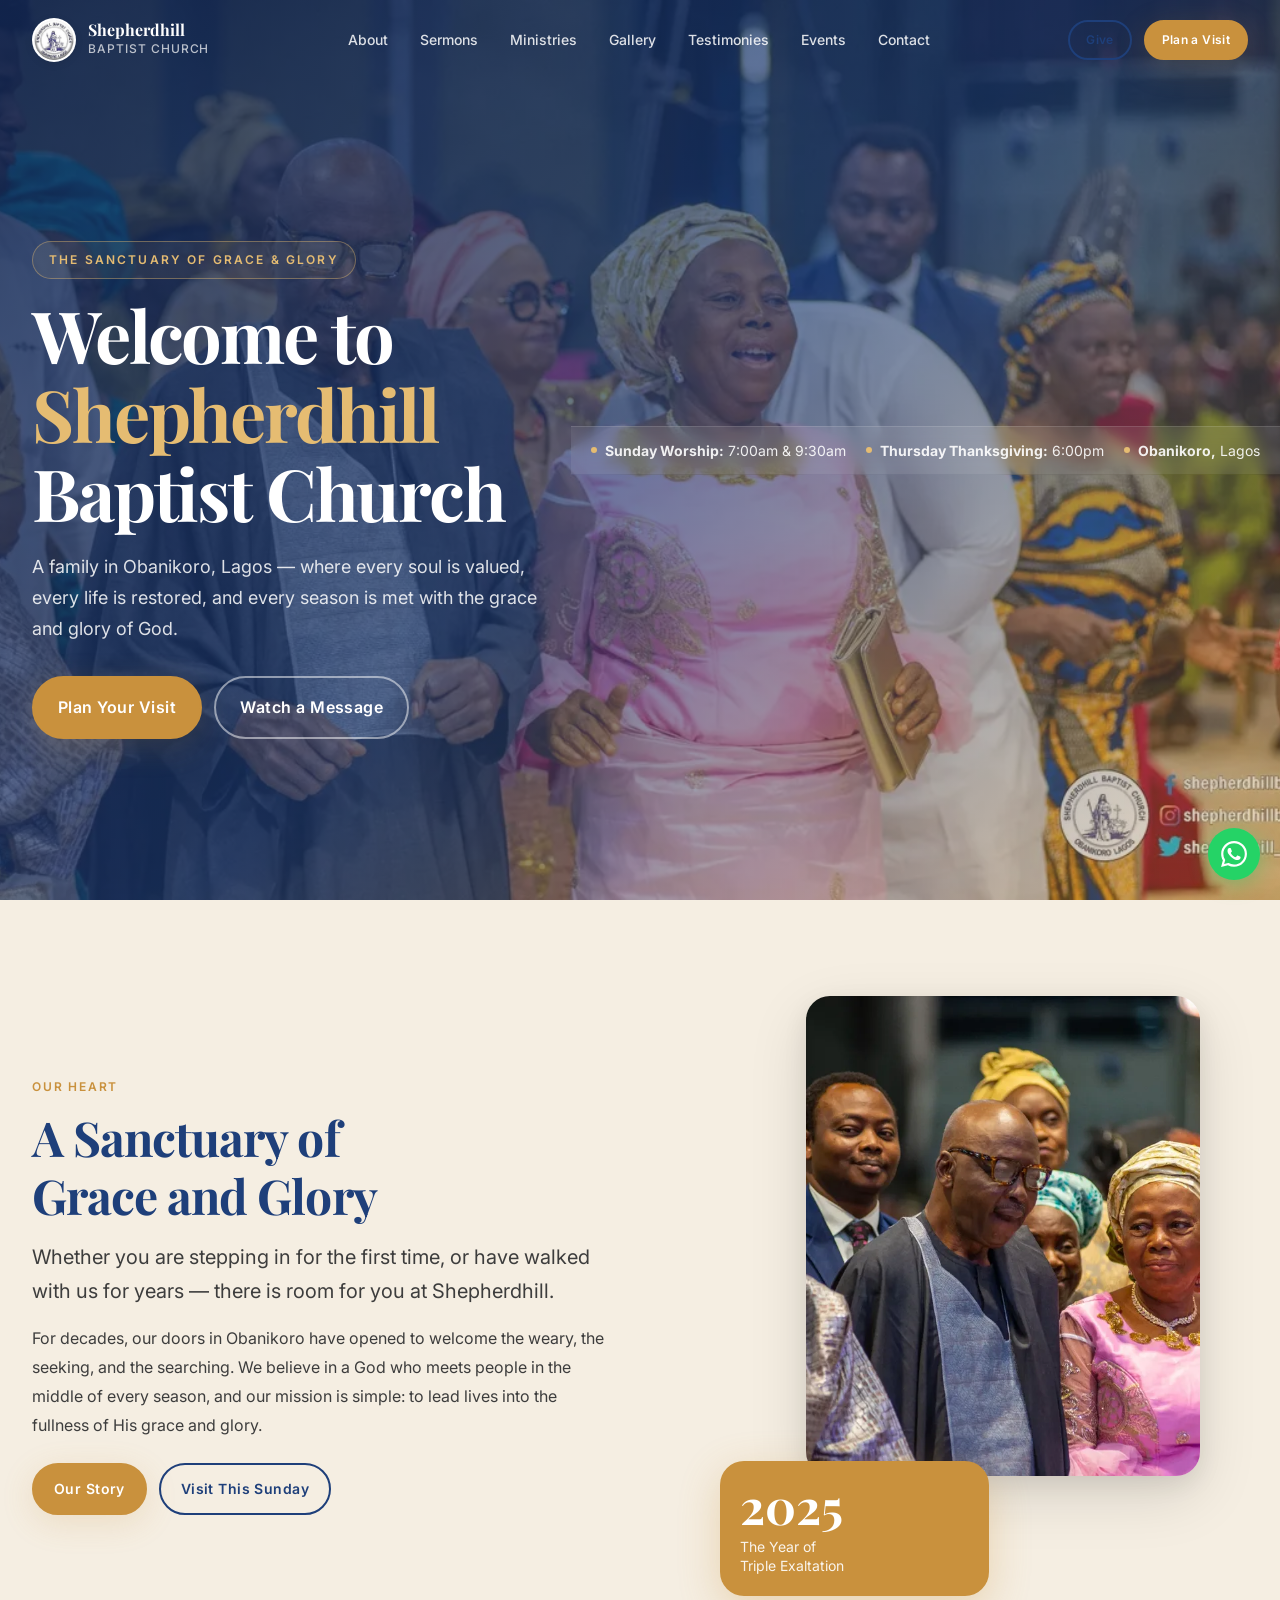
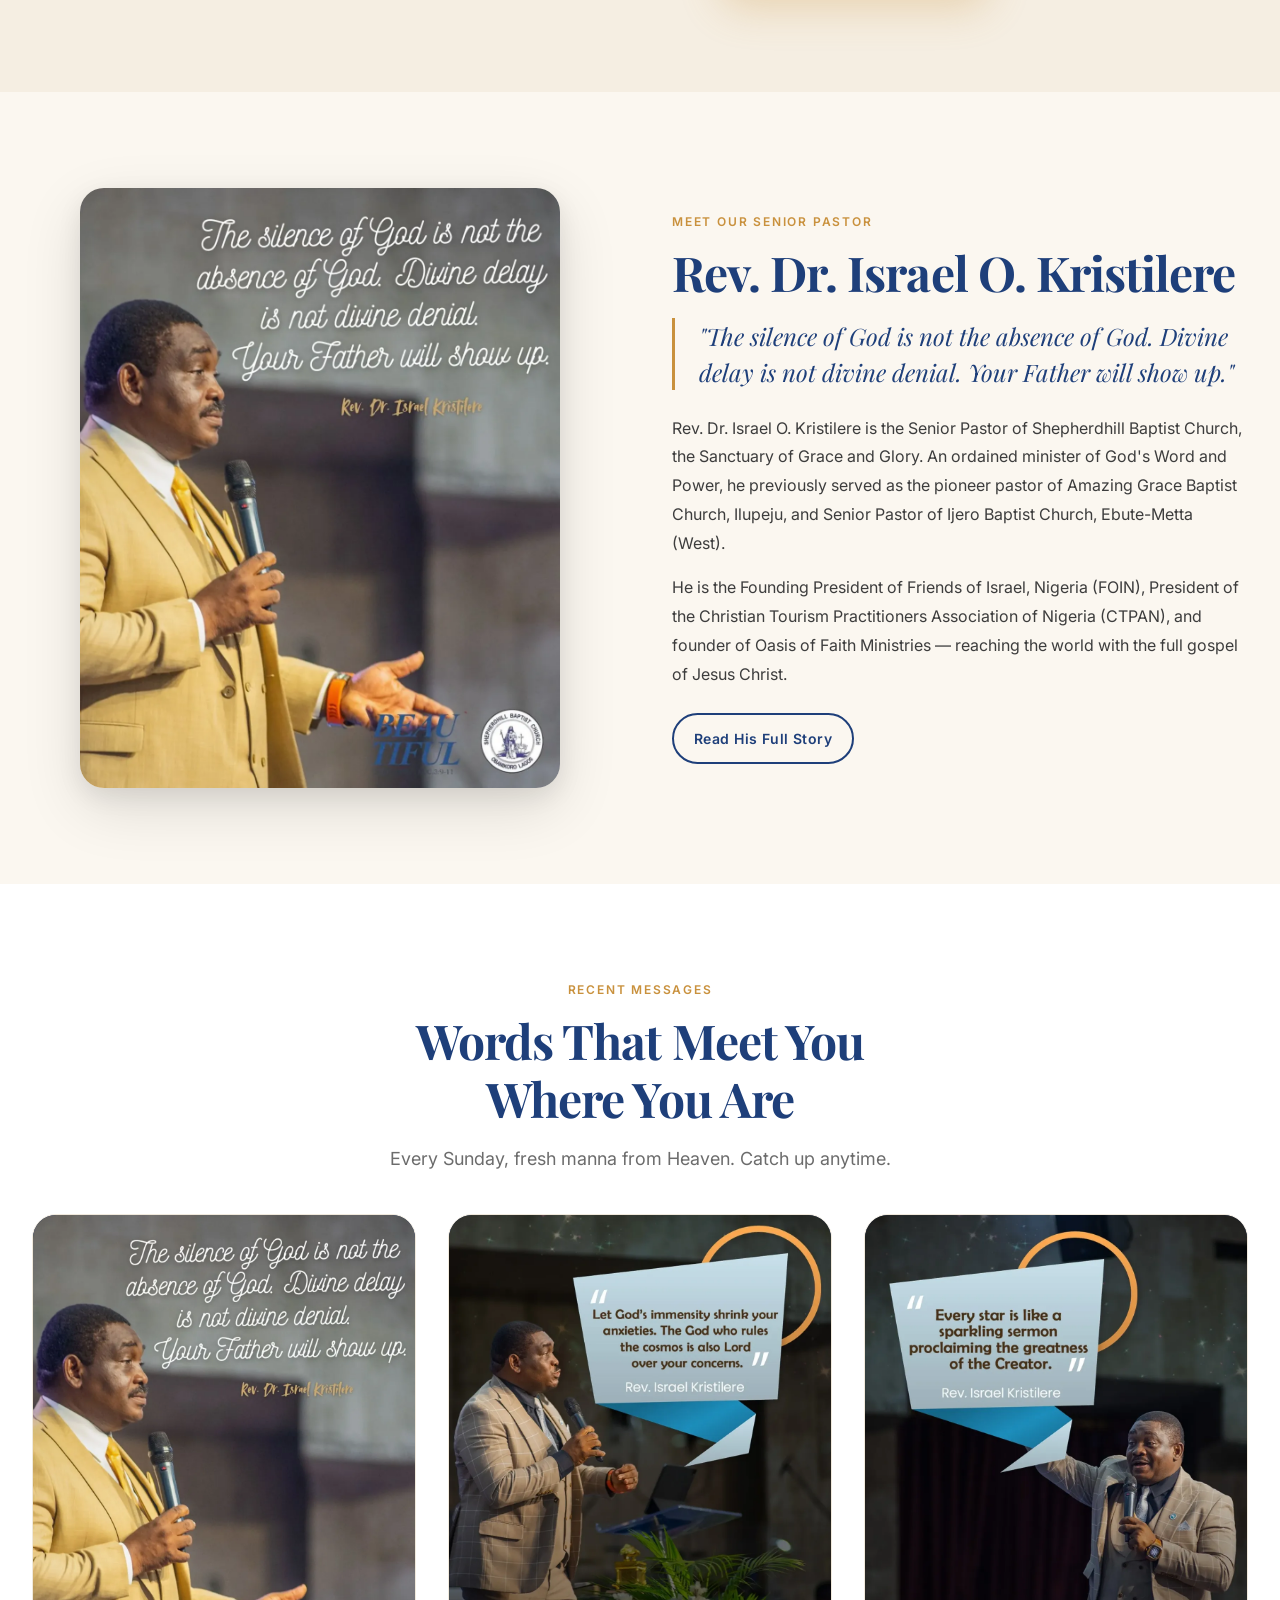
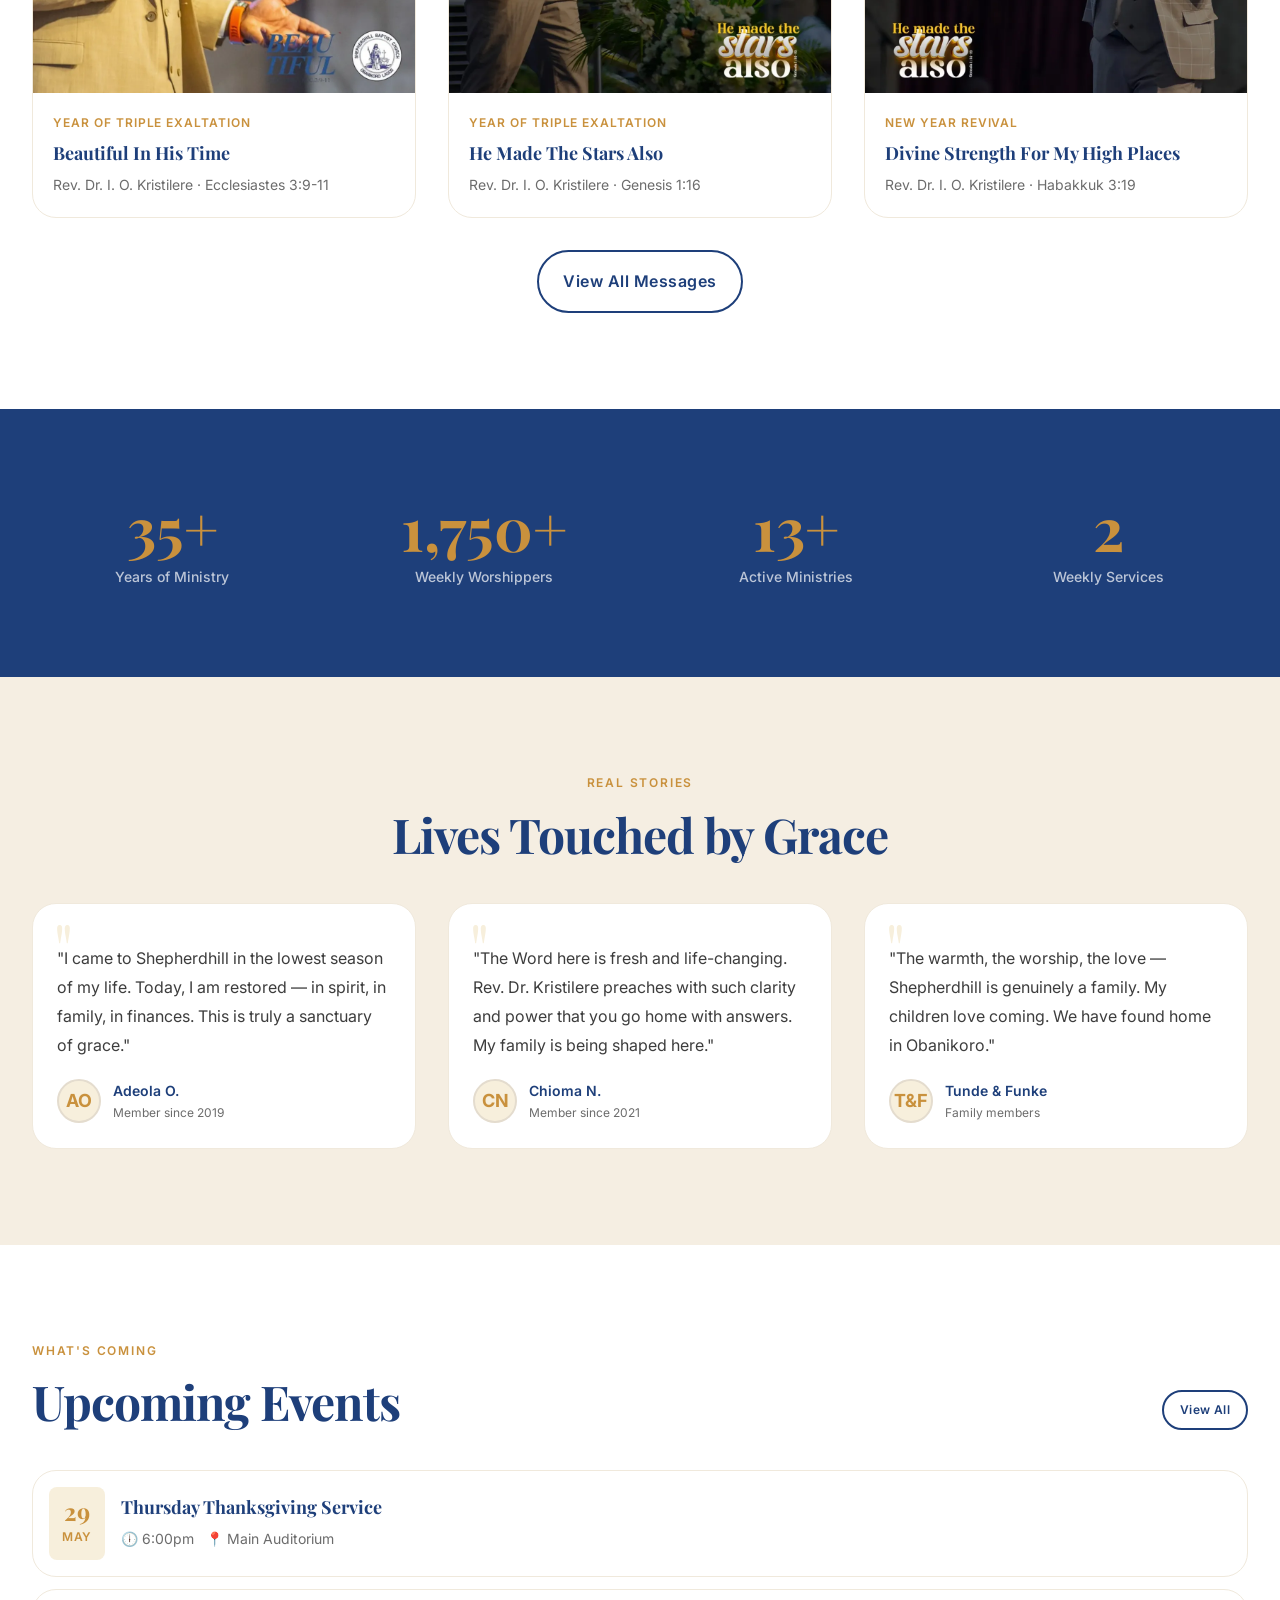
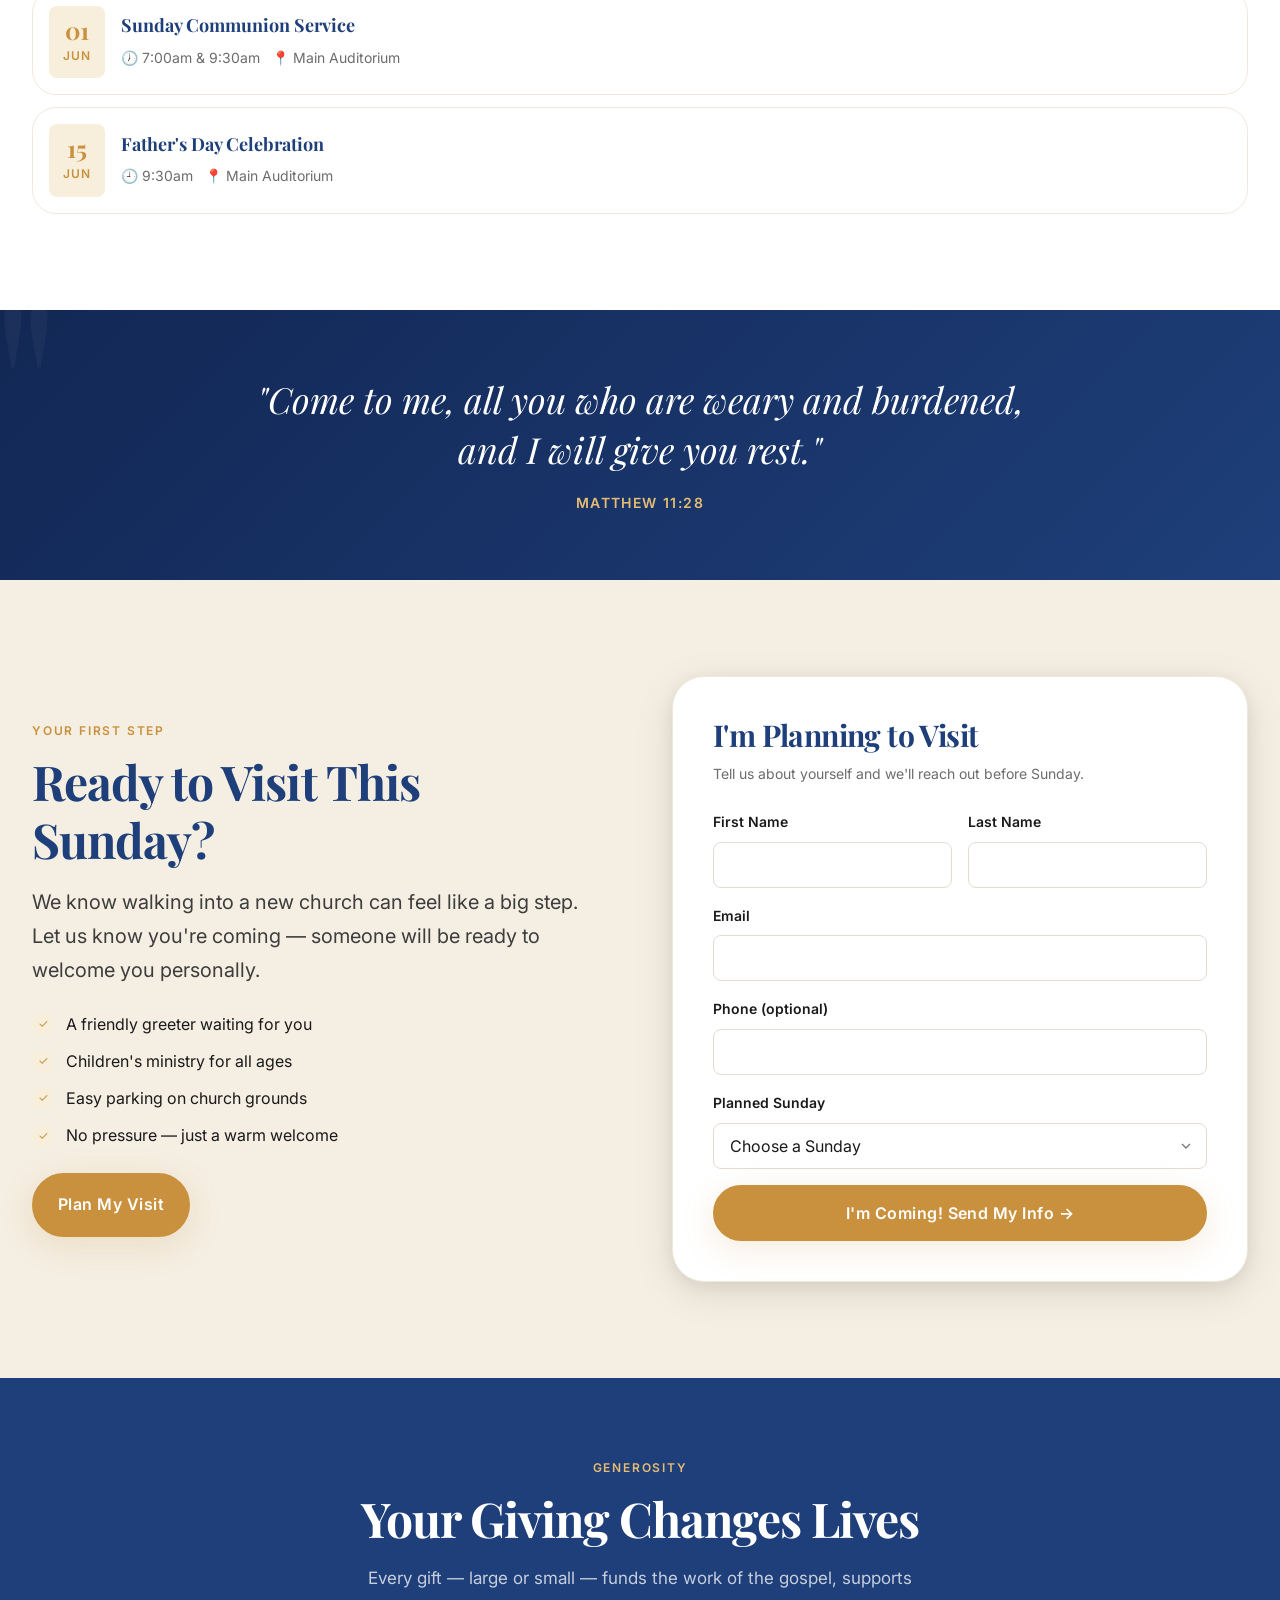
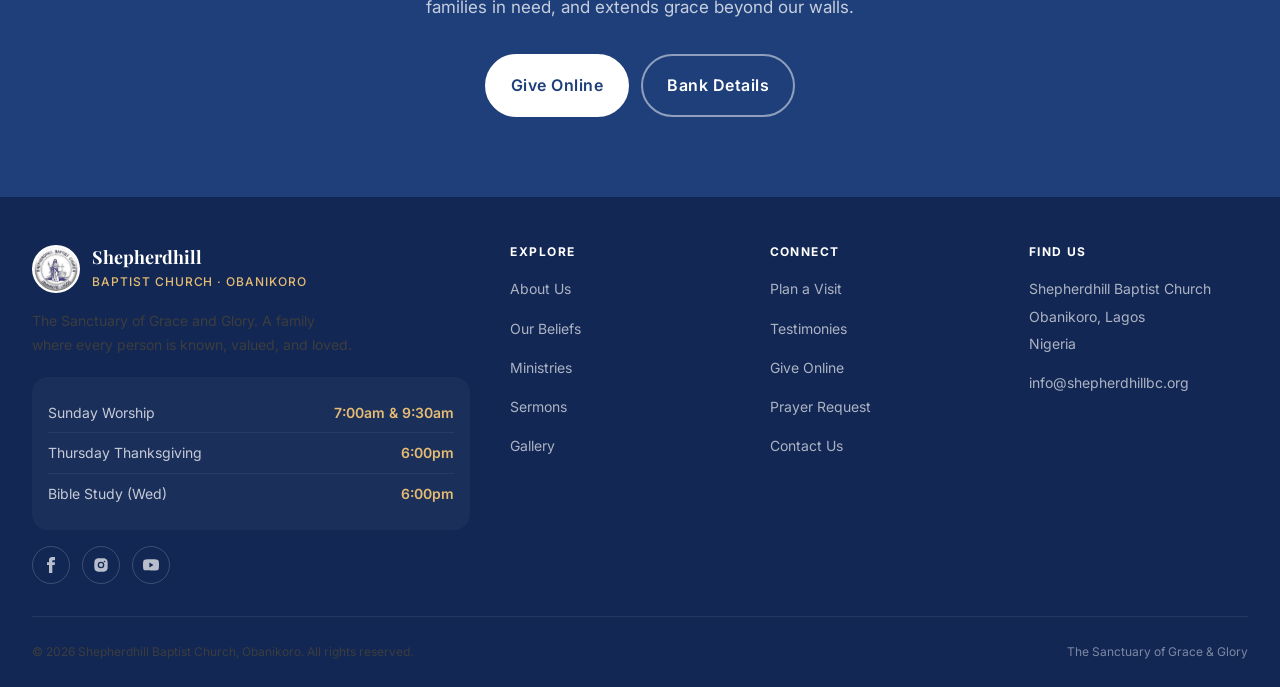
<file: index.html>
<!DOCTYPE html>
<html lang="en">
<head>
  <meta charset="UTF-8" />
  <meta name="viewport" content="width=device-width, initial-scale=1.0, viewport-fit=cover" />
  <meta name="theme-color" content="#1E3F7A" />
  <meta name="description" content="Shepherdhill Baptist Church — The Sanctuary of Grace and Glory, Obanikoro, Lagos. Senior Pastor Rev. Dr. Israel O. Kristilere. Join us this Sunday." />
  <meta property="og:title" content="Shepherdhill Baptist Church — Obanikoro, Lagos" />
  <meta property="og:description" content="The Sanctuary of Grace and Glory. Worship with us this Sunday." />
  <meta property="og:type" content="website" />
  <title>Shepherdhill Baptist Church — Obanikoro, Lagos</title>
  <link rel="icon" type="image/jpeg" href="assets/logo.jpg" />
  <link rel="apple-touch-icon" href="assets/logo.jpg" />
  <link rel="preconnect" href="https://fonts.googleapis.com" />
  <link rel="preconnect" href="https://fonts.gstatic.com" crossorigin />
  <link href="https://fonts.googleapis.com/css2?family=Playfair+Display:ital,wght@0,700;0,800;1,700&family=Inter:wght@400;500;600;700&display=swap" rel="stylesheet" />
  <link rel="stylesheet" href="css/style.css" />
</head>
<body>

  <!-- NAV -->
  <nav class="nav nav--transparent" id="main-nav" data-transparent="true">
    <div class="nav__inner">
      <a href="index.html" class="nav__logo">
        <img src="assets/logo.jpg" alt="Shepherdhill Baptist Church Logo" class="nav__logo-img" />
        <div>
          <div class="nav__logo-text">Shepherdhill</div>
          <div class="nav__logo-sub">Baptist Church</div>
        </div>
      </a>
      <ul class="nav__links">
        <li><a href="about.html" class="nav__link">About</a></li>
        <li><a href="sermons.html" class="nav__link">Sermons</a></li>
        <li><a href="ministries.html" class="nav__link">Ministries</a></li>
        <li><a href="gallery.html" class="nav__link">Gallery</a></li>
        <li><a href="testimonies.html" class="nav__link">Testimonies</a></li>
        <li><a href="events.html" class="nav__link">Events</a></li>
        <li><a href="contact.html" class="nav__link">Contact</a></li>
      </ul>
      <div class="nav__actions">
        <a href="give.html" class="btn btn--secondary btn--sm btn--desktop">Give</a>
        <a href="plan-visit.html" class="btn btn--primary btn--sm">Plan a Visit</a>
        <button class="nav__menu-btn" id="menu-btn" aria-label="Open menu">
          <span></span><span></span><span></span>
        </button>
      </div>
    </div>
  </nav>

  <!-- MOBILE NAV -->
  <div class="mobile-nav" id="mobile-nav">
    <button class="mobile-nav__close" id="mobile-nav-close" aria-label="Close menu">✕</button>
    <ul class="mobile-nav__links">
      <li><a href="index.html" class="mobile-nav__link">Home</a></li>
      <li><a href="about.html" class="mobile-nav__link">About</a></li>
      <li><a href="sermons.html" class="mobile-nav__link">Sermons</a></li>
      <li><a href="ministries.html" class="mobile-nav__link">Ministries</a></li>
      <li><a href="gallery.html" class="mobile-nav__link">Gallery</a></li>
      <li><a href="testimonies.html" class="mobile-nav__link">Testimonies</a></li>
      <li><a href="events.html" class="mobile-nav__link">Events</a></li>
      <li><a href="beliefs.html" class="mobile-nav__link">Beliefs</a></li>
      <li><a href="plan-visit.html" class="mobile-nav__link">Plan a Visit</a></li>
      <li><a href="give.html" class="mobile-nav__link">Give</a></li>
      <li><a href="contact.html" class="mobile-nav__link">Contact</a></li>
    </ul>
  </div>

  <main>

    <!-- HERO with MP4 video -->
    <section class="hero">
      <div class="hero__media">
        <video class="hero__video" autoplay muted loop playsinline preload="auto" poster="assets/images/congregation-1.webp">
          <source src="assets/videos/hero.mp4" type="video/mp4" />
        </video>
      </div>

      <div class="hero__content">
        <span class="hero__label animate-fade-up">The Sanctuary of Grace &amp; Glory</span>
        <h1 class="hero__title animate-fade-up animate-fade-up--delay-1">
          Welcome to
          <span>Shepherdhill</span>
          Baptist Church
        </h1>
        <p class="hero__subtitle animate-fade-up animate-fade-up--delay-2">
          A family in Obanikoro, Lagos — where every soul is valued, every life is restored,
          and every season is met with the grace and glory of God.
        </p>
        <div class="hero__actions animate-fade-up animate-fade-up--delay-3">
          <a href="plan-visit.html" class="btn btn--primary btn--lg">Plan Your Visit</a>
          <a href="sermons.html" class="btn btn--ghost btn--lg">Watch a Message</a>
        </div>
      </div>

      <div class="service-bar">
        <div class="service-bar__inner">
          <div class="service-bar__item">
            <div class="service-bar__dot"></div>
            <span><strong>Sunday Worship:</strong> 7:00am &amp; 9:30am</span>
          </div>
          <div class="service-bar__item">
            <div class="service-bar__dot"></div>
            <span><strong>Thursday Thanksgiving:</strong> 6:00pm</span>
          </div>
          <div class="service-bar__item">
            <div class="service-bar__dot"></div>
            <span><strong>Obanikoro,</strong> Lagos</span>
          </div>
        </div>
      </div>
    </section>

    <!-- WELCOME -->
    <section class="section section--warm">
      <div class="container">
        <div class="split">
          <div class="reveal">
            <span class="section-header__label">Our Heart</span>
            <h2 class="mb-4">A Sanctuary of<br>Grace and Glory</h2>
            <p class="text-lead mb-4">
              Whether you are stepping in for the first time, or have walked with us for years —
              there is room for you at Shepherdhill.
            </p>
            <p class="mb-6">
              For decades, our doors in Obanikoro have opened to welcome the weary, the seeking, and
              the searching. We believe in a God who meets people in the middle of every season,
              and our mission is simple: to lead lives into the fullness of His grace and glory.
            </p>
            <div style="display:flex; gap: 12px; flex-wrap:wrap;">
              <a href="about.html" class="btn btn--primary">Our Story</a>
              <a href="plan-visit.html" class="btn btn--secondary">Visit This Sunday</a>
            </div>
          </div>

          <div class="reveal">
            <div class="stack-visual">
              <div class="stack-visual__main">
                <img src="assets/images/congregation-2.webp" alt="Shepherdhill Baptist Church congregation" />
              </div>
              <div class="stack-visual__accent">
                <strong>2025</strong>
                <span>The Year of<br>Triple Exaltation</span>
              </div>
            </div>
          </div>
        </div>
      </div>
    </section>

    <!-- PASTOR FEATURE -->
    <section class="section section--cream">
      <div class="container">
        <div class="split">
          <div class="reveal">
            <div class="stack-visual">
              <div class="stack-visual__main" style="width: 100%; height: 100%;">
                <img src="assets/pastor/pastor-1.webp" alt="Rev. Dr. Israel O. Kristilere — Senior Pastor" style="object-position: center top;" />
              </div>
            </div>
          </div>
          <div class="reveal">
            <span class="section-header__label">Meet Our Senior Pastor</span>
            <h2 class="mb-4">Rev. Dr. Israel O. Kristilere</h2>
            <blockquote class="mb-6">
              "The silence of God is not the absence of God. Divine delay is not divine denial.
              Your Father will show up."
            </blockquote>
            <p class="mb-4">
              Rev. Dr. Israel O. Kristilere is the Senior Pastor of Shepherdhill Baptist Church,
              the Sanctuary of Grace and Glory. An ordained minister of God's Word and Power, he
              previously served as the pioneer pastor of Amazing Grace Baptist Church, Ilupeju, and
              Senior Pastor of Ijero Baptist Church, Ebute-Metta (West).
            </p>
            <p class="mb-6">
              He is the Founding President of Friends of Israel, Nigeria (FOIN), President of the
              Christian Tourism Practitioners Association of Nigeria (CTPAN), and founder of Oasis
              of Faith Ministries — reaching the world with the full gospel of Jesus Christ.
            </p>
            <a href="about.html" class="btn btn--secondary">Read His Full Story</a>
          </div>
        </div>
      </div>
    </section>

    <!-- LATEST MESSAGES -->
    <section class="section">
      <div class="container">
        <div class="section-header section-header--center reveal">
          <span class="section-header__label">Recent Messages</span>
          <h2 class="section-header__title">Words That Meet You<br>Where You Are</h2>
          <p class="section-header__desc">Every Sunday, fresh manna from Heaven. Catch up anytime.</p>
        </div>

        <div class="grid grid-3 reveal">
          <div class="sermon-card">
            <div class="sermon-card__thumb">
              <img src="assets/pastor/pastor-1.webp" alt="Beautiful In His Time" />
            </div>
            <div class="sermon-card__body">
              <div class="sermon-card__series">Year of Triple Exaltation</div>
              <div class="sermon-card__title">Beautiful In His Time</div>
              <div class="sermon-card__speaker">Rev. Dr. I. O. Kristilere · Ecclesiastes 3:9-11</div>
            </div>
          </div>

          <div class="sermon-card">
            <div class="sermon-card__thumb">
              <img src="assets/pastor/sermon-stars-1.webp" alt="He Made The Stars Also" />
            </div>
            <div class="sermon-card__body">
              <div class="sermon-card__series">Year of Triple Exaltation</div>
              <div class="sermon-card__title">He Made The Stars Also</div>
              <div class="sermon-card__speaker">Rev. Dr. I. O. Kristilere · Genesis 1:16</div>
            </div>
          </div>

          <div class="sermon-card">
            <div class="sermon-card__thumb">
              <img src="assets/pastor/sermon-stars-2.webp" alt="Divine Strength For My High Places" />
            </div>
            <div class="sermon-card__body">
              <div class="sermon-card__series">New Year Revival</div>
              <div class="sermon-card__title">Divine Strength For My High Places</div>
              <div class="sermon-card__speaker">Rev. Dr. I. O. Kristilere · Habakkuk 3:19</div>
            </div>
          </div>
        </div>

        <div style="text-align:center; margin-top: 2rem;" class="reveal">
          <a href="sermons.html" class="btn btn--secondary btn--lg">View All Messages</a>
        </div>
      </div>
    </section>

    <!-- STATS -->
    <section style="background: var(--color-primary); padding: 4rem 0;">
      <div class="container">
        <div class="grid grid-4">
          <div class="stat-card reveal">
            <div class="stat-card__number" data-count="40" data-suffix="+">40+</div>
            <div class="stat-card__label">Years of Ministry</div>
          </div>
          <div class="stat-card reveal">
            <div class="stat-card__number" data-count="2000" data-suffix="+">2000+</div>
            <div class="stat-card__label">Weekly Worshippers</div>
          </div>
          <div class="stat-card reveal">
            <div class="stat-card__number" data-count="15" data-suffix="+">15+</div>
            <div class="stat-card__label">Active Ministries</div>
          </div>
          <div class="stat-card reveal">
            <div class="stat-card__number" data-count="3" data-suffix="">3</div>
            <div class="stat-card__label">Weekly Services</div>
          </div>
        </div>
      </div>
    </section>

    <!-- TESTIMONIALS -->
    <section class="section section--warm">
      <div class="container">
        <div class="section-header section-header--center reveal">
          <span class="section-header__label">Real Stories</span>
          <h2 class="section-header__title">Lives Touched by Grace</h2>
        </div>
        <div class="grid grid-3 reveal">
          <div class="testimonial">
            <p class="testimonial__text">
              "I came to Shepherdhill in the lowest season of my life. Today, I am restored — in
              spirit, in family, in finances. This is truly a sanctuary of grace."
            </p>
            <div class="testimonial__author">
              <div class="testimonial__avatar">AO</div>
              <div>
                <div class="testimonial__name">Adeola O.</div>
                <div class="testimonial__role">Member since 2019</div>
              </div>
            </div>
          </div>

          <div class="testimonial">
            <p class="testimonial__text">
              "The Word here is fresh and life-changing. Rev. Dr. Kristilere preaches with such
              clarity and power that you go home with answers. My family is being shaped here."
            </p>
            <div class="testimonial__author">
              <div class="testimonial__avatar">CN</div>
              <div>
                <div class="testimonial__name">Chioma N.</div>
                <div class="testimonial__role">Member since 2021</div>
              </div>
            </div>
          </div>

          <div class="testimonial">
            <p class="testimonial__text">
              "The warmth, the worship, the love — Shepherdhill is genuinely a family. My children
              love coming. We have found home in Obanikoro."
            </p>
            <div class="testimonial__author">
              <div class="testimonial__avatar">T&amp;F</div>
              <div>
                <div class="testimonial__name">Tunde &amp; Funke</div>
                <div class="testimonial__role">Family members</div>
              </div>
            </div>
          </div>
        </div>
      </div>
    </section>

    <!-- UPCOMING EVENTS -->
    <section class="section">
      <div class="container">
        <div class="section-header reveal" style="display:flex; justify-content:space-between; align-items:flex-end; flex-wrap:wrap; gap: 16px;">
          <div>
            <span class="section-header__label">What's Coming</span>
            <h2 style="margin-bottom: 0;">Upcoming Events</h2>
          </div>
          <a href="events.html" class="btn btn--secondary btn--sm">View All</a>
        </div>

        <div style="display:flex; flex-direction:column; gap: 12px;" class="reveal">
          <div class="event-card">
            <div class="event-card__date">
              <div class="event-card__day">29</div>
              <div class="event-card__month">May</div>
            </div>
            <div class="event-card__body">
              <div class="event-card__title">Thursday Thanksgiving Service</div>
              <div class="event-card__meta">
                <span>🕕 6:00pm</span><span>📍 Main Auditorium</span>
              </div>
            </div>
          </div>

          <div class="event-card">
            <div class="event-card__date">
              <div class="event-card__day">01</div>
              <div class="event-card__month">Jun</div>
            </div>
            <div class="event-card__body">
              <div class="event-card__title">Sunday Communion Service</div>
              <div class="event-card__meta">
                <span>🕖 7:00am &amp; 9:30am</span><span>📍 Main Auditorium</span>
              </div>
            </div>
          </div>

          <div class="event-card">
            <div class="event-card__date">
              <div class="event-card__day">15</div>
              <div class="event-card__month">Jun</div>
            </div>
            <div class="event-card__body">
              <div class="event-card__title">Father's Day Celebration</div>
              <div class="event-card__meta">
                <span>🕘 9:30am</span><span>📍 Main Auditorium</span>
              </div>
            </div>
          </div>
        </div>
      </div>
    </section>

    <!-- SCRIPTURE -->
    <div class="scripture-banner">
      <p class="scripture-banner__text">
        "Come to me, all you who are weary and burdened,<br>and I will give you rest."
      </p>
      <p class="scripture-banner__ref">Matthew 11:28</p>
    </div>

    <!-- PLAN VISIT CTA -->
    <section class="section section--warm">
      <div class="container">
        <div class="split reveal">
          <div>
            <span class="section-header__label">Your First Step</span>
            <h2 class="mb-4">Ready to Visit This Sunday?</h2>
            <p class="text-lead mb-6">
              We know walking into a new church can feel like a big step. Let us know
              you're coming — someone will be ready to welcome you personally.
            </p>
            <ul style="display:flex; flex-direction:column; gap: 10px; margin-bottom: 24px;">
              <li style="display:flex; gap: 12px; align-items:center;">
                <span style="width:22px;height:22px;background:var(--color-accent-subtle);border-radius:50%;display:flex;align-items:center;justify-content:center;color:var(--color-accent);font-size:12px;flex-shrink:0;">✓</span>
                A friendly greeter waiting for you
              </li>
              <li style="display:flex; gap: 12px; align-items:center;">
                <span style="width:22px;height:22px;background:var(--color-accent-subtle);border-radius:50%;display:flex;align-items:center;justify-content:center;color:var(--color-accent);font-size:12px;flex-shrink:0;">✓</span>
                Children's ministry for all ages
              </li>
              <li style="display:flex; gap: 12px; align-items:center;">
                <span style="width:22px;height:22px;background:var(--color-accent-subtle);border-radius:50%;display:flex;align-items:center;justify-content:center;color:var(--color-accent);font-size:12px;flex-shrink:0;">✓</span>
                Easy parking on church grounds
              </li>
              <li style="display:flex; gap: 12px; align-items:center;">
                <span style="width:22px;height:22px;background:var(--color-accent-subtle);border-radius:50%;display:flex;align-items:center;justify-content:center;color:var(--color-accent);font-size:12px;flex-shrink:0;">✓</span>
                No pressure — just a warm welcome
              </li>
            </ul>
            <a href="plan-visit.html" class="btn btn--primary btn--lg">Plan My Visit</a>
          </div>

          <div class="prayer-form">
            <h3 class="mb-2">I'm Planning to Visit</h3>
            <p style="font-size: 0.875rem; color: var(--color-muted); margin-bottom: 1.5rem;">
              Tell us about yourself and we'll reach out before Sunday.
            </p>
            <form id="visit-form">
              <div class="form-row">
                <div class="form-group">
                  <label class="form-label" for="visit-fname">First Name</label>
                  <input type="text" id="visit-fname" class="form-input" required />
                </div>
                <div class="form-group">
                  <label class="form-label" for="visit-lname">Last Name</label>
                  <input type="text" id="visit-lname" class="form-input" />
                </div>
              </div>
              <div class="form-group">
                <label class="form-label" for="visit-email">Email</label>
                <input type="email" id="visit-email" class="form-input" required />
              </div>
              <div class="form-group">
                <label class="form-label" for="visit-phone">Phone (optional)</label>
                <input type="tel" id="visit-phone" class="form-input" />
              </div>
              <div class="form-group">
                <label class="form-label" for="visit-date">Planned Sunday</label>
                <select id="visit-date" class="form-select">
                  <option value="">Choose a Sunday</option>
                  <option>This Sunday</option>
                  <option>Next Sunday</option>
                  <option>Within the month</option>
                </select>
              </div>
              <button type="submit" class="btn btn--primary btn--full btn--lg">
                I'm Coming! Send My Info →
              </button>
            </form>
          </div>
        </div>
      </div>
    </section>

    <!-- GIVE -->
    <section style="background: var(--color-primary); padding: 5rem 0; text-align:center;">
      <div class="container">
        <div class="reveal" style="max-width: 560px; margin: 0 auto;">
          <span class="section-header__label" style="color: var(--color-accent-light);">Generosity</span>
          <h2 style="color: white; margin-bottom: 16px;">Your Giving Changes Lives</h2>
          <p style="color: rgba(255,255,255,0.75); font-size: 1.0625rem; line-height: 1.7; margin-bottom: 2rem;">
            Every gift — large or small — funds the work of the gospel, supports families
            in need, and extends grace beyond our walls.
          </p>
          <div style="display:flex; gap: 12px; justify-content:center; flex-wrap:wrap;">
            <a href="give.html" class="btn btn--white btn--lg">Give Online</a>
            <a href="give.html#bank" class="btn btn--ghost btn--lg">Bank Details</a>
          </div>
        </div>
      </div>
    </section>

  </main>

  <!-- FOOTER -->
  <footer class="footer">
    <div class="container">
      <div class="footer__grid">
        <div>
          <a href="index.html" class="footer__logo">
            <img src="assets/logo.jpg" alt="Shepherdhill Baptist Church" class="footer__logo-img" />
            <div>
              <span class="footer__logo-name">Shepherdhill</span>
              <span class="footer__logo-sub">Baptist Church · Obanikoro</span>
            </div>
          </a>
          <p class="footer__tagline">The Sanctuary of Grace and Glory. A family where every person is known, valued, and loved.</p>
          <div class="footer__service-times">
            <div class="footer__service-time"><span>Sunday Worship</span><span>7:00am &amp; 9:30am</span></div>
            <div class="footer__service-time"><span>Thursday Thanksgiving</span><span>6:00pm</span></div>
            <div class="footer__service-time"><span>Bible Study (Wed)</span><span>6:00pm</span></div>
          </div>
          <div class="footer__socials">
            <a href="https://facebook.com/shepherdhillbc" class="footer__social" target="_blank" rel="noopener" aria-label="Facebook">
              <svg viewBox="0 0 24 24" fill="currentColor"><path d="M9 8h-3v4h3v12h5v-12h3.642l.358-4h-4v-1.667c0-.955.192-1.333 1.115-1.333h2.885v-5h-3.808c-3.596 0-5.192 1.583-5.192 4.615v3.385z"/></svg>
            </a>
            <a href="https://instagram.com/shepherdhillbc" class="footer__social" target="_blank" rel="noopener" aria-label="Instagram">
              <svg viewBox="0 0 24 24" fill="currentColor"><path d="M12 2c2.717 0 3.056.01 4.122.06 1.065.05 1.79.217 2.428.465.66.254 1.216.598 1.772 1.153a4.908 4.908 0 0 1 1.153 1.772c.247.637.415 1.363.465 2.428.047 1.066.06 1.405.06 4.122 0 2.717-.01 3.056-.06 4.122-.05 1.065-.218 1.79-.465 2.428a4.883 4.883 0 0 1-1.153 1.772 4.915 4.915 0 0 1-1.772 1.153c-.637.247-1.363.415-2.428.465-1.066.047-1.405.06-4.122.06-2.717 0-3.056-.01-4.122-.06-1.065-.05-1.79-.218-2.428-.465a4.89 4.89 0 0 1-1.772-1.153 4.904 4.904 0 0 1-1.153-1.772c-.248-.637-.415-1.363-.465-2.428C2.013 15.056 2 14.717 2 12c0-2.717.01-3.056.06-4.122.05-1.066.217-1.79.465-2.428a4.88 4.88 0 0 1 1.153-1.772A4.897 4.897 0 0 1 5.45 2.525c.638-.248 1.362-.415 2.428-.465C8.944 2.013 9.283 2 12 2zm0 5a5 5 0 1 0 0 10 5 5 0 0 0 0-10zm6.5-.25a1.25 1.25 0 0 0-2.5 0 1.25 1.25 0 0 0 2.5 0zM12 9a3 3 0 1 1 0 6 3 3 0 0 1 0-6z"/></svg>
            </a>
            <a href="https://youtube.com/@shepherdhillbc" class="footer__social" target="_blank" rel="noopener" aria-label="YouTube">
              <svg viewBox="0 0 24 24" fill="currentColor"><path d="M23.498 6.186a3.016 3.016 0 0 0-2.122-2.136C19.505 3.545 12 3.545 12 3.545s-7.505 0-9.377.505A3.017 3.017 0 0 0 .502 6.186C0 8.07 0 12 0 12s0 3.93.502 5.814a3.016 3.016 0 0 0 2.122 2.136c1.871.505 9.376.505 9.376.505s7.505 0 9.377-.505a3.015 3.015 0 0 0 2.122-2.136C24 15.93 24 12 24 12s0-3.93-.502-5.814zM9.545 15.568V8.432L15.818 12l-6.273 3.568z"/></svg>
            </a>
          </div>
        </div>
        <div>
          <h4 class="footer__col-title">Explore</h4>
          <ul class="footer__links">
            <li><a href="about.html" class="footer__link">About Us</a></li>
            <li><a href="beliefs.html" class="footer__link">Our Beliefs</a></li>
            <li><a href="ministries.html" class="footer__link">Ministries</a></li>
            <li><a href="sermons.html" class="footer__link">Sermons</a></li>
            <li><a href="gallery.html" class="footer__link">Gallery</a></li>
          </ul>
        </div>
        <div>
          <h4 class="footer__col-title">Connect</h4>
          <ul class="footer__links">
            <li><a href="plan-visit.html" class="footer__link">Plan a Visit</a></li>
            <li><a href="testimonies.html" class="footer__link">Testimonies</a></li>
            <li><a href="give.html" class="footer__link">Give Online</a></li>
            <li><a href="contact.html#prayer" class="footer__link">Prayer Request</a></li>
            <li><a href="contact.html" class="footer__link">Contact Us</a></li>
          </ul>
        </div>
        <div>
          <h4 class="footer__col-title">Find Us</h4>
          <ul class="footer__links">
            <li><span class="footer__link">Shepherdhill Baptist Church<br>Obanikoro, Lagos<br>Nigeria</span></li>
            <li><a href="mailto:info@shepherdhillbc.org" class="footer__link">info@shepherdhillbc.org</a></li>
          </ul>
        </div>
      </div>
      <div class="footer__bottom">
        <p>© 2026 Shepherdhill Baptist Church, Obanikoro. All rights reserved.</p>
        <div style="display:flex; gap: 16px;">
          <span>The Sanctuary of Grace &amp; Glory</span>
        </div>
      </div>
    </div>
  </footer>

  <a href="https://wa.me/2348000000000" class="whatsapp-float" target="_blank" rel="noopener" aria-label="Chat on WhatsApp">
    <svg viewBox="0 0 24 24"><path d="M17.472 14.382c-.297-.149-1.758-.867-2.03-.967-.273-.099-.471-.148-.67.15-.197.297-.767.966-.94 1.164-.173.199-.347.223-.644.075-.297-.15-1.255-.463-2.39-1.475-.883-.788-1.48-1.761-1.653-2.059-.173-.297-.018-.458.13-.606.134-.133.298-.347.446-.52.149-.174.198-.298.298-.497.099-.198.05-.371-.025-.52-.075-.149-.669-1.612-.916-2.207-.242-.579-.487-.5-.669-.51-.173-.008-.371-.01-.57-.01-.198 0-.52.074-.792.372-.272.297-1.04 1.016-1.04 2.479 0 1.462 1.065 2.875 1.213 3.074.149.198 2.096 3.2 5.077 4.487.709.306 1.262.489 1.694.625.712.227 1.36.195 1.871.118.571-.085 1.758-.719 2.006-1.413.248-.694.248-1.289.173-1.413-.074-.124-.272-.198-.57-.347m-5.421 7.403h-.004a9.87 9.87 0 0 1-5.031-1.378l-.361-.214-3.741.982.998-3.648-.235-.374a9.86 9.86 0 0 1-1.51-5.26c.001-5.45 4.436-9.884 9.888-9.884 2.64 0 5.122 1.03 6.988 2.898a9.825 9.825 0 0 1 2.893 6.994c-.003 5.45-4.437 9.884-9.885 9.884m8.413-18.297A11.815 11.815 0 0 0 12.05 0C5.495 0 .16 5.335.157 11.892c0 2.096.547 4.142 1.588 5.945L.057 24l6.305-1.654a11.882 11.882 0 0 0 5.683 1.448h.005c6.554 0 11.89-5.335 11.893-11.893a11.821 11.821 0 0 0-3.48-8.413z"/></svg>
  </a>

  <script src="js/main.js"></script>
</body>
</html>
</file>
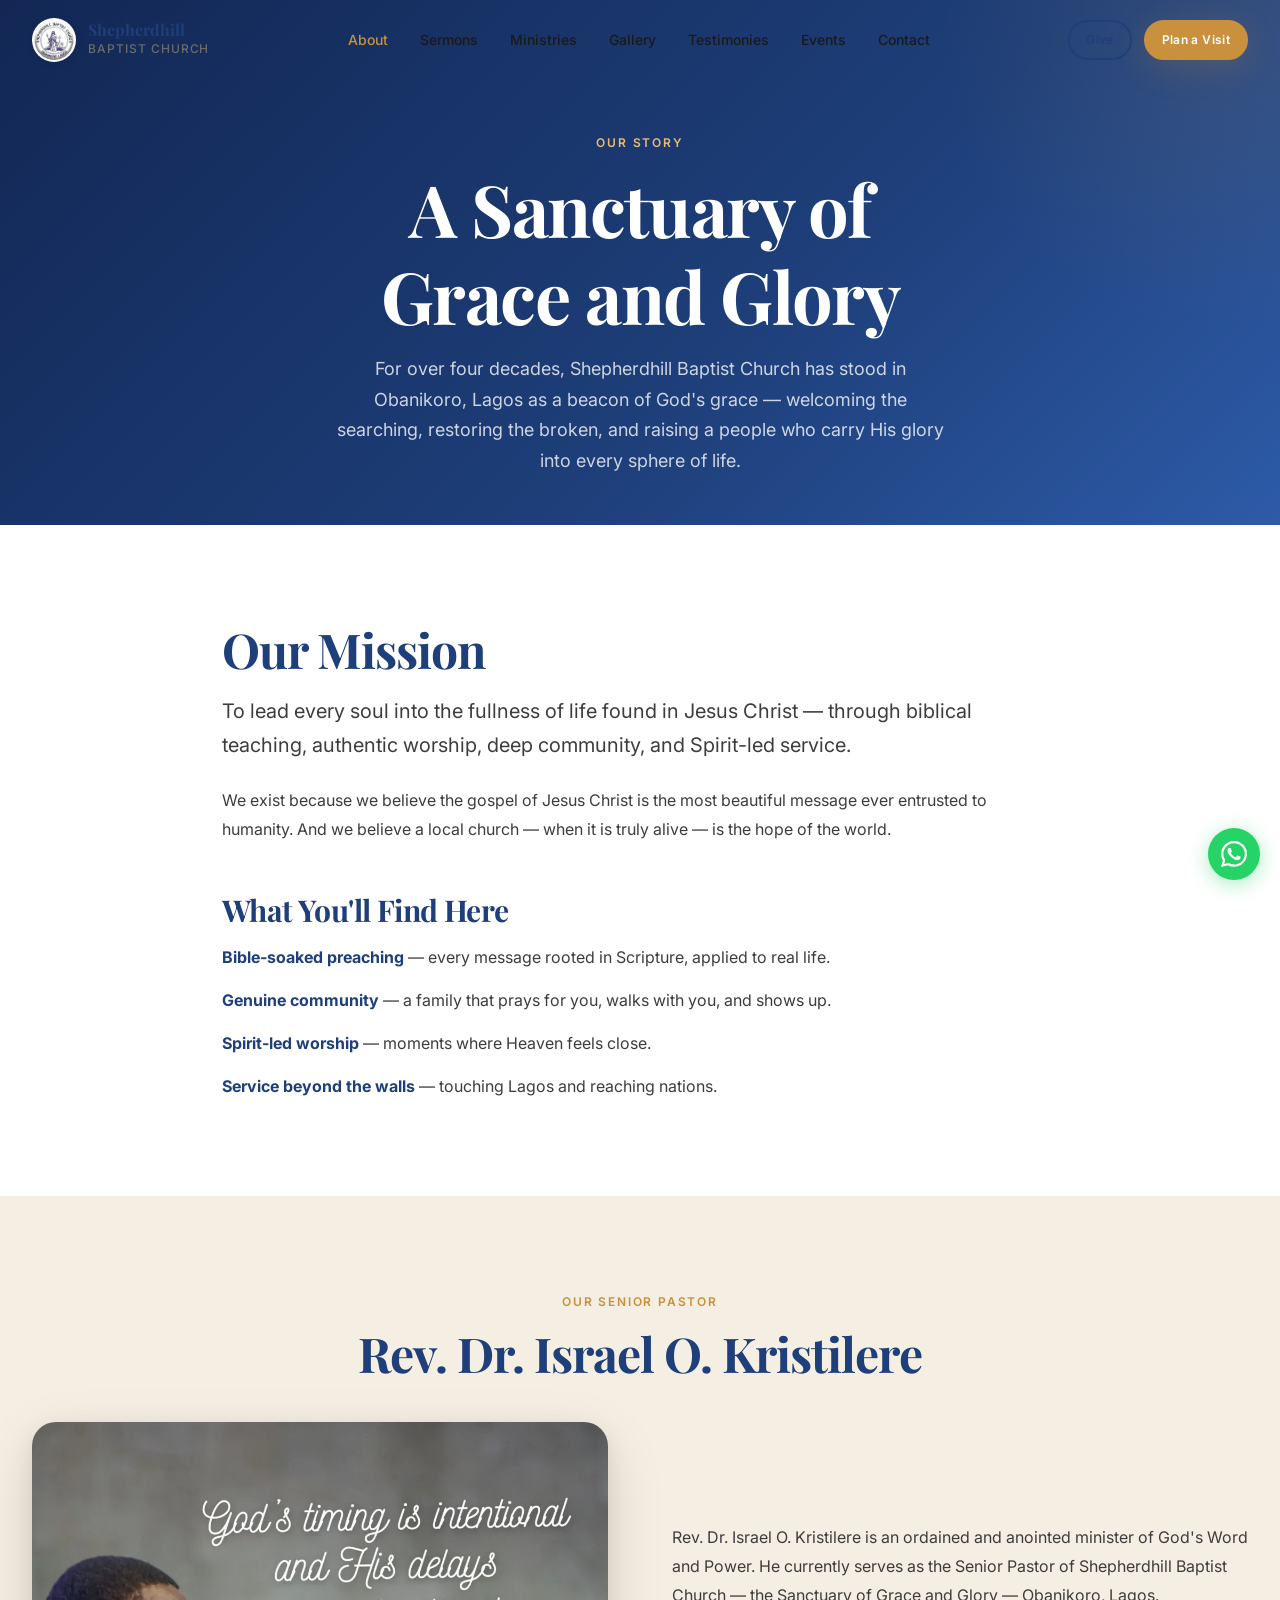
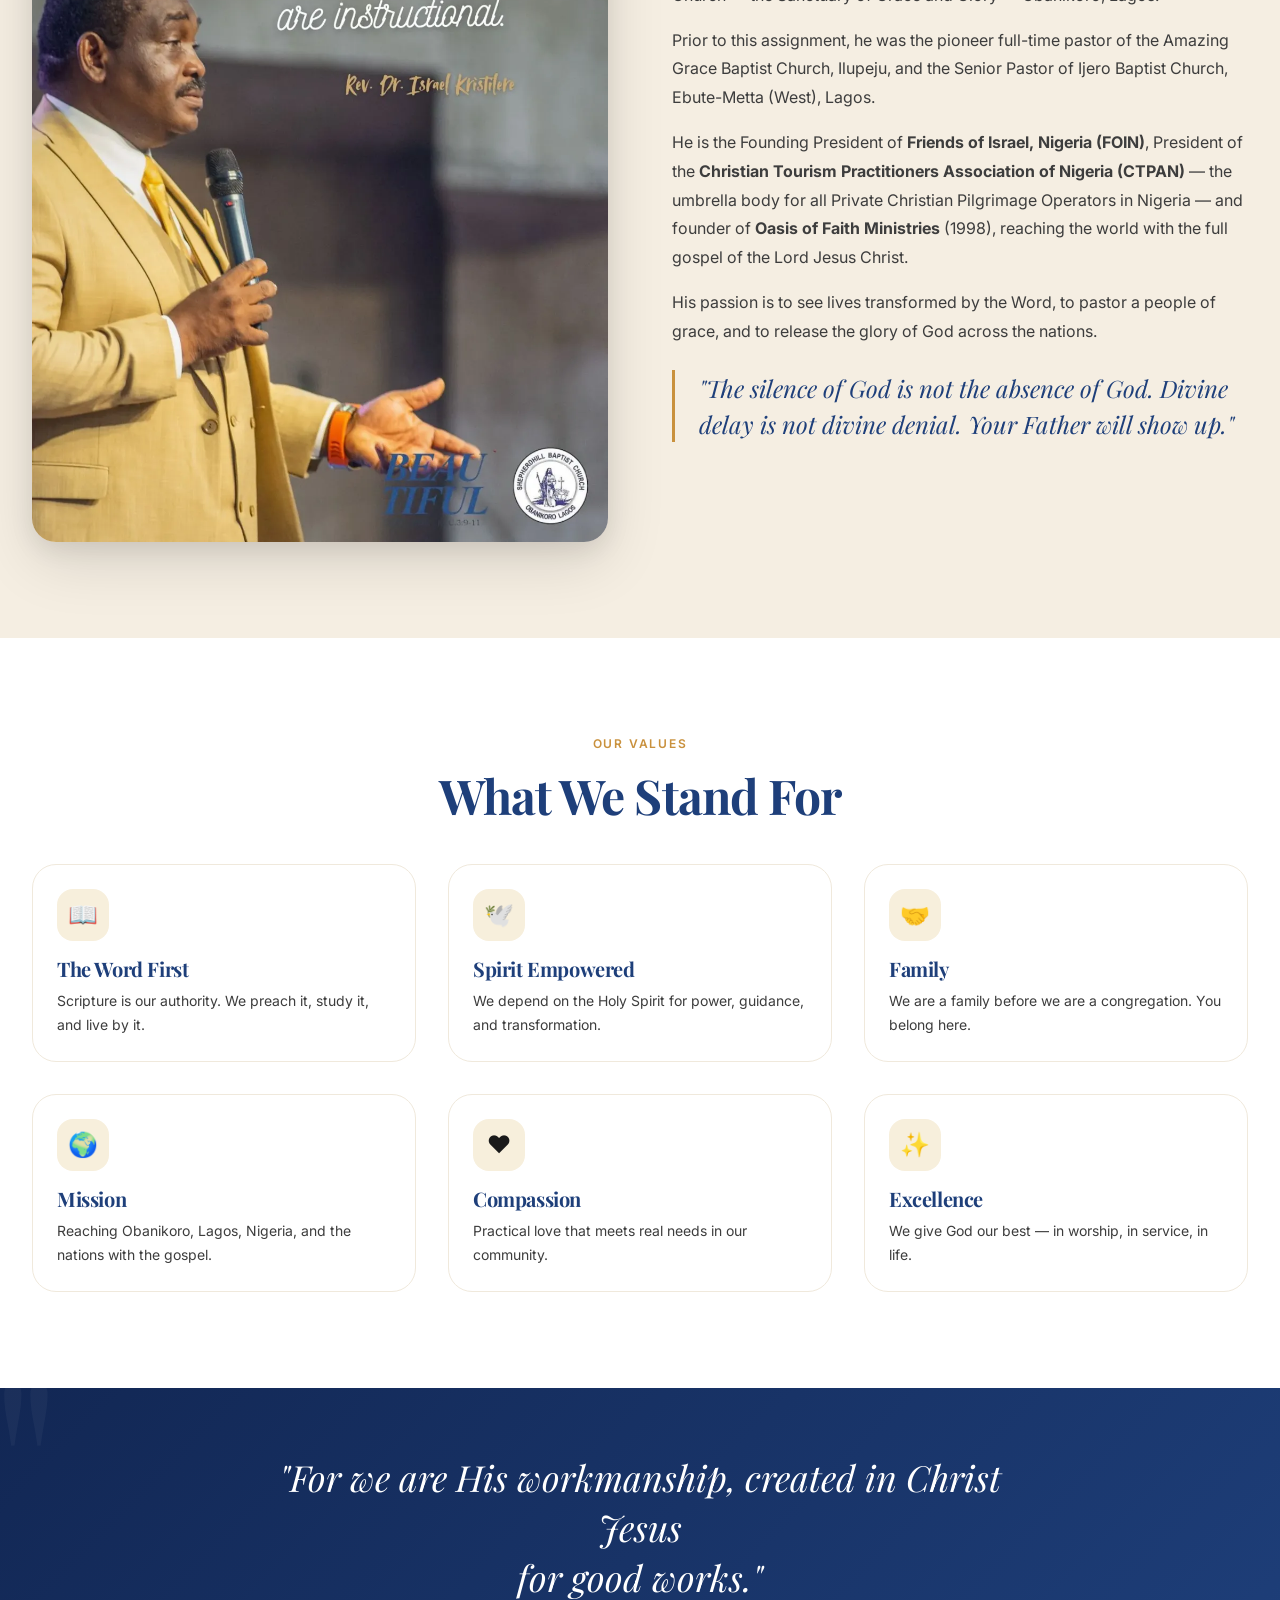
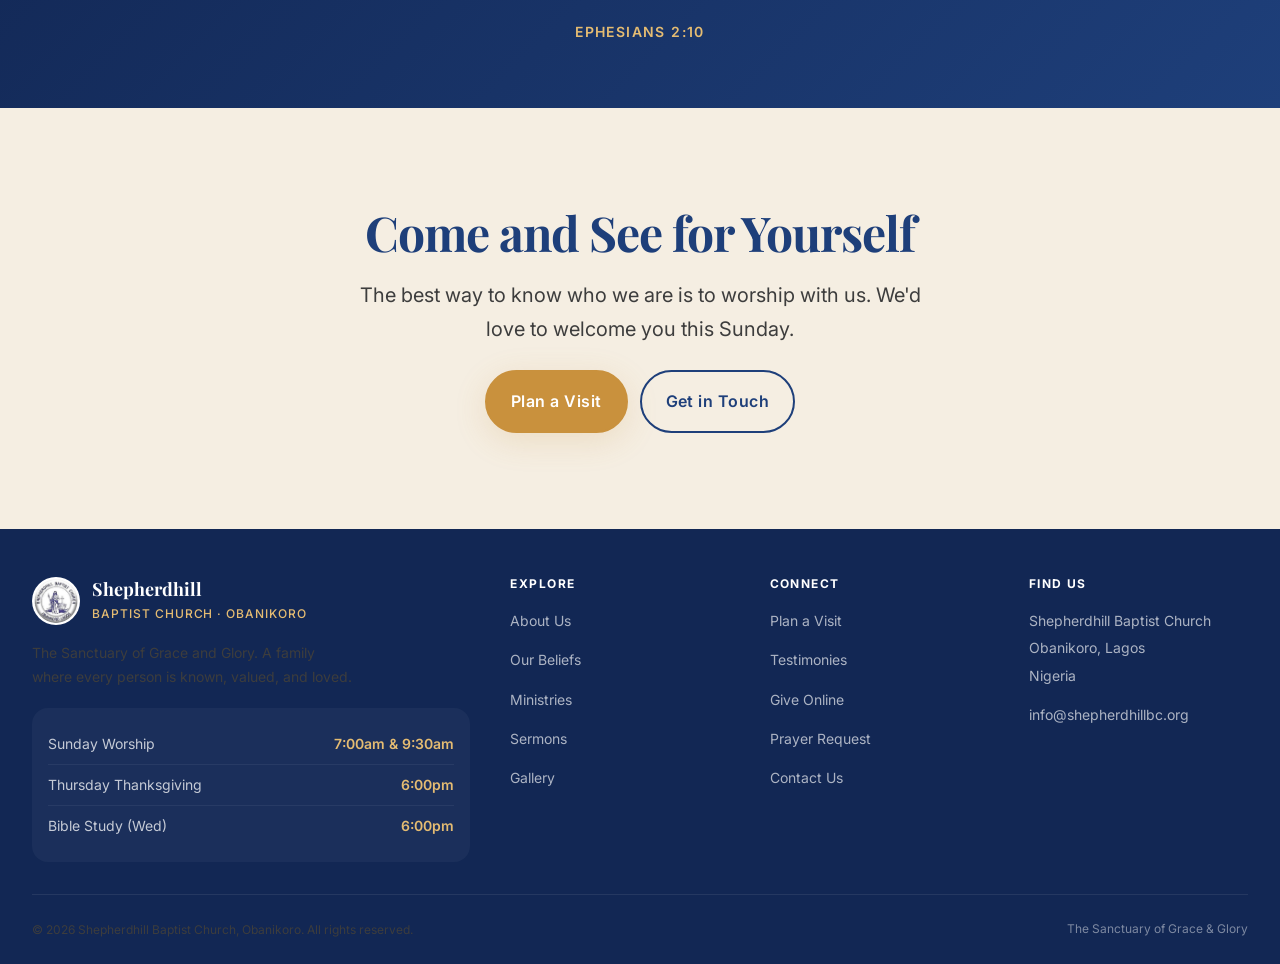
<file: about.html>
<!DOCTYPE html>
<html lang="en">
<head>
  <meta charset="UTF-8" />
  <meta name="viewport" content="width=device-width, initial-scale=1.0, viewport-fit=cover" />
  <meta name="theme-color" content="#1E3F7A" />
  <meta name="description" content="About Shepherdhill Baptist Church — The Sanctuary of Grace and Glory in Obanikoro, Lagos. Senior Pastor Rev. Dr. Israel O. Kristilere." />
  <title>About Us — Shepherdhill Baptist Church</title>
  <link rel="icon" type="image/jpeg" href="assets/logo.jpg" />
  <link rel="apple-touch-icon" href="assets/logo.jpg" />
  <link rel="preconnect" href="https://fonts.googleapis.com" />
  <link rel="preconnect" href="https://fonts.gstatic.com" crossorigin />
  <link href="https://fonts.googleapis.com/css2?family=Playfair+Display:ital,wght@0,700;0,800;1,700&family=Inter:wght@400;500;600;700&display=swap" rel="stylesheet" />
  <link rel="stylesheet" href="css/style.css" />
</head>
<body>

  <nav class="nav" id="main-nav">
    <div class="nav__inner">
      <a href="index.html" class="nav__logo">
        <img src="assets/logo.jpg" alt="Shepherdhill Baptist Church Logo" class="nav__logo-img" />
        <div>
          <div class="nav__logo-text">Shepherdhill</div>
          <div class="nav__logo-sub">Baptist Church</div>
        </div>
      </a>
      <ul class="nav__links">
        <li><a href="about.html" class="nav__link">About</a></li>
        <li><a href="sermons.html" class="nav__link">Sermons</a></li>
        <li><a href="ministries.html" class="nav__link">Ministries</a></li>
        <li><a href="gallery.html" class="nav__link">Gallery</a></li>
        <li><a href="testimonies.html" class="nav__link">Testimonies</a></li>
        <li><a href="events.html" class="nav__link">Events</a></li>
        <li><a href="contact.html" class="nav__link">Contact</a></li>
      </ul>
      <div class="nav__actions">
        <a href="give.html" class="btn btn--secondary btn--sm btn--desktop">Give</a>
        <a href="plan-visit.html" class="btn btn--primary btn--sm">Plan a Visit</a>
        <button class="nav__menu-btn" id="menu-btn" aria-label="Open menu">
          <span></span><span></span><span></span>
        </button>
      </div>
    </div>
  </nav>

  <div class="mobile-nav" id="mobile-nav">
    <button class="mobile-nav__close" id="mobile-nav-close" aria-label="Close menu">✕</button>
    <ul class="mobile-nav__links">
      <li><a href="index.html" class="mobile-nav__link">Home</a></li>
      <li><a href="about.html" class="mobile-nav__link">About</a></li>
      <li><a href="sermons.html" class="mobile-nav__link">Sermons</a></li>
      <li><a href="ministries.html" class="mobile-nav__link">Ministries</a></li>
      <li><a href="gallery.html" class="mobile-nav__link">Gallery</a></li>
      <li><a href="testimonies.html" class="mobile-nav__link">Testimonies</a></li>
      <li><a href="events.html" class="mobile-nav__link">Events</a></li>
      <li><a href="beliefs.html" class="mobile-nav__link">Beliefs</a></li>
      <li><a href="plan-visit.html" class="mobile-nav__link">Plan a Visit</a></li>
      <li><a href="give.html" class="mobile-nav__link">Give</a></li>
      <li><a href="contact.html" class="mobile-nav__link">Contact</a></li>
    </ul>
  </div>

  <main>
    <section class="page-hero">
      <div class="container">
        <span class="page-hero__label">Our Story</span>
        <h1 class="page-hero__title">A Sanctuary of<br>Grace and Glory</h1>
        <p class="page-hero__subtitle">
          For over four decades, Shepherdhill Baptist Church has stood in Obanikoro, Lagos as
          a beacon of God's grace — welcoming the searching, restoring the broken, and raising
          a people who carry His glory into every sphere of life.
        </p>
      </div>
    </section>

    <section class="section">
      <div class="container container--narrow">
        <div class="reveal">
          <h2 class="mb-4">Our Mission</h2>
          <p class="text-lead mb-6">
            To lead every soul into the fullness of life found in Jesus Christ — through
            biblical teaching, authentic worship, deep community, and Spirit-led service.
          </p>
          <p class="mb-6">
            We exist because we believe the gospel of Jesus Christ is the most beautiful
            message ever entrusted to humanity. And we believe a local church — when it is
            truly alive — is the hope of the world.
          </p>
          <h3 style="margin-top: 3rem;" class="mb-4">What You'll Find Here</h3>
          <ul style="display:flex; flex-direction:column; gap: 16px; color: var(--color-text-soft); line-height: 1.7;">
            <li><strong style="color: var(--color-primary);">Bible-soaked preaching</strong> — every message rooted in Scripture, applied to real life.</li>
            <li><strong style="color: var(--color-primary);">Genuine community</strong> — a family that prays for you, walks with you, and shows up.</li>
            <li><strong style="color: var(--color-primary);">Spirit-led worship</strong> — moments where Heaven feels close.</li>
            <li><strong style="color: var(--color-primary);">Service beyond the walls</strong> — touching Lagos and reaching nations.</li>
          </ul>
        </div>
      </div>
    </section>

    <section class="section section--warm">
      <div class="container">
        <div class="section-header section-header--center reveal">
          <span class="section-header__label">Our Senior Pastor</span>
          <h2 class="section-header__title">Rev. Dr. Israel O. Kristilere</h2>
        </div>

        <div class="split reveal">
          <div>
            <img src="assets/pastor/pastor-2.webp" alt="Rev. Dr. Israel O. Kristilere"
              style="width:100%; aspect-ratio: 4/5; object-fit: cover; object-position: center top; border-radius: 24px; box-shadow: var(--shadow-xl);" />
          </div>
          <div>
            <p class="mb-4">
              Rev. Dr. Israel O. Kristilere is an ordained and anointed minister of God's
              Word and Power. He currently serves as the Senior Pastor of Shepherdhill
              Baptist Church — the Sanctuary of Grace and Glory — Obanikoro, Lagos.
            </p>
            <p class="mb-4">
              Prior to this assignment, he was the pioneer full-time pastor of the Amazing
              Grace Baptist Church, Ilupeju, and the Senior Pastor of Ijero Baptist Church,
              Ebute-Metta (West), Lagos.
            </p>
            <p class="mb-4">
              He is the Founding President of <strong>Friends of Israel, Nigeria (FOIN)</strong>,
              President of the <strong>Christian Tourism Practitioners Association of Nigeria
              (CTPAN)</strong> — the umbrella body for all Private Christian Pilgrimage Operators
              in Nigeria — and founder of <strong>Oasis of Faith Ministries</strong> (1998),
              reaching the world with the full gospel of the Lord Jesus Christ.
            </p>
            <p class="mb-6">
              His passion is to see lives transformed by the Word, to pastor a people of grace,
              and to release the glory of God across the nations.
            </p>
            <blockquote>
              "The silence of God is not the absence of God. Divine delay is not
              divine denial. Your Father will show up."
            </blockquote>
          </div>
        </div>
      </div>
    </section>

    <section class="section">
      <div class="container">
        <div class="section-header section-header--center reveal">
          <span class="section-header__label">Our Values</span>
          <h2 class="section-header__title">What We Stand For</h2>
        </div>

        <div class="grid grid-3 reveal">
          <div class="ministry-card">
            <div class="ministry-card__icon">📖</div>
            <h3 class="ministry-card__title">The Word First</h3>
            <p class="ministry-card__desc">Scripture is our authority. We preach it, study it, and live by it.</p>
          </div>
          <div class="ministry-card">
            <div class="ministry-card__icon">🕊️</div>
            <h3 class="ministry-card__title">Spirit Empowered</h3>
            <p class="ministry-card__desc">We depend on the Holy Spirit for power, guidance, and transformation.</p>
          </div>
          <div class="ministry-card">
            <div class="ministry-card__icon">🤝</div>
            <h3 class="ministry-card__title">Family</h3>
            <p class="ministry-card__desc">We are a family before we are a congregation. You belong here.</p>
          </div>
          <div class="ministry-card">
            <div class="ministry-card__icon">🌍</div>
            <h3 class="ministry-card__title">Mission</h3>
            <p class="ministry-card__desc">Reaching Obanikoro, Lagos, Nigeria, and the nations with the gospel.</p>
          </div>
          <div class="ministry-card">
            <div class="ministry-card__icon">❤️</div>
            <h3 class="ministry-card__title">Compassion</h3>
            <p class="ministry-card__desc">Practical love that meets real needs in our community.</p>
          </div>
          <div class="ministry-card">
            <div class="ministry-card__icon">✨</div>
            <h3 class="ministry-card__title">Excellence</h3>
            <p class="ministry-card__desc">We give God our best — in worship, in service, in life.</p>
          </div>
        </div>
      </div>
    </section>

    <div class="scripture-banner">
      <p class="scripture-banner__text">
        "For we are His workmanship, created in Christ Jesus<br>for good works."
      </p>
      <p class="scripture-banner__ref">Ephesians 2:10</p>
    </div>

    <section class="section section--warm">
      <div class="container" style="text-align:center;">
        <h2 class="mb-4">Come and See for Yourself</h2>
        <p class="text-lead mb-6" style="max-width: 600px; margin-left: auto; margin-right: auto;">
          The best way to know who we are is to worship with us. We'd love to welcome you this Sunday.
        </p>
        <div style="display:flex; gap: 12px; justify-content:center; flex-wrap:wrap;">
          <a href="plan-visit.html" class="btn btn--primary btn--lg">Plan a Visit</a>
          <a href="contact.html" class="btn btn--secondary btn--lg">Get in Touch</a>
        </div>
      </div>
    </section>
  </main>

  <footer class="footer">
    <div class="container">
      <div class="footer__grid">
        <div>
          <a href="index.html" class="footer__logo">
            <img src="assets/logo.jpg" alt="Shepherdhill Baptist Church" class="footer__logo-img" />
            <div>
              <span class="footer__logo-name">Shepherdhill</span>
              <span class="footer__logo-sub">Baptist Church · Obanikoro</span>
            </div>
          </a>
          <p class="footer__tagline">The Sanctuary of Grace and Glory. A family where every person is known, valued, and loved.</p>
          <div class="footer__service-times">
            <div class="footer__service-time"><span>Sunday Worship</span><span>7:00am &amp; 9:30am</span></div>
            <div class="footer__service-time"><span>Thursday Thanksgiving</span><span>6:00pm</span></div>
            <div class="footer__service-time"><span>Bible Study (Wed)</span><span>6:00pm</span></div>
          </div>
        </div>
        <div>
          <h4 class="footer__col-title">Explore</h4>
          <ul class="footer__links">
            <li><a href="about.html" class="footer__link">About Us</a></li>
            <li><a href="beliefs.html" class="footer__link">Our Beliefs</a></li>
            <li><a href="ministries.html" class="footer__link">Ministries</a></li>
            <li><a href="sermons.html" class="footer__link">Sermons</a></li>
            <li><a href="gallery.html" class="footer__link">Gallery</a></li>
          </ul>
        </div>
        <div>
          <h4 class="footer__col-title">Connect</h4>
          <ul class="footer__links">
            <li><a href="plan-visit.html" class="footer__link">Plan a Visit</a></li>
            <li><a href="testimonies.html" class="footer__link">Testimonies</a></li>
            <li><a href="give.html" class="footer__link">Give Online</a></li>
            <li><a href="contact.html#prayer" class="footer__link">Prayer Request</a></li>
            <li><a href="contact.html" class="footer__link">Contact Us</a></li>
          </ul>
        </div>
        <div>
          <h4 class="footer__col-title">Find Us</h4>
          <ul class="footer__links">
            <li><span class="footer__link">Shepherdhill Baptist Church<br>Obanikoro, Lagos<br>Nigeria</span></li>
            <li><a href="mailto:info@shepherdhillbc.org" class="footer__link">info@shepherdhillbc.org</a></li>
          </ul>
        </div>
      </div>
      <div class="footer__bottom">
        <p>© 2026 Shepherdhill Baptist Church, Obanikoro. All rights reserved.</p>
        <div><span>The Sanctuary of Grace &amp; Glory</span></div>
      </div>
    </div>
  </footer>

  <a href="https://wa.me/2348000000000" class="whatsapp-float" target="_blank" rel="noopener" aria-label="Chat on WhatsApp">
    <svg viewBox="0 0 24 24"><path d="M17.472 14.382c-.297-.149-1.758-.867-2.03-.967-.273-.099-.471-.148-.67.15-.197.297-.767.966-.94 1.164-.173.199-.347.223-.644.075-.297-.15-1.255-.463-2.39-1.475-.883-.788-1.48-1.761-1.653-2.059-.173-.297-.018-.458.13-.606.134-.133.298-.347.446-.52.149-.174.198-.298.298-.497.099-.198.05-.371-.025-.52-.075-.149-.669-1.612-.916-2.207-.242-.579-.487-.5-.669-.51-.173-.008-.371-.01-.57-.01-.198 0-.52.074-.792.372-.272.297-1.04 1.016-1.04 2.479 0 1.462 1.065 2.875 1.213 3.074.149.198 2.096 3.2 5.077 4.487.709.306 1.262.489 1.694.625.712.227 1.36.195 1.871.118.571-.085 1.758-.719 2.006-1.413.248-.694.248-1.289.173-1.413-.074-.124-.272-.198-.57-.347m-5.421 7.403h-.004a9.87 9.87 0 0 1-5.031-1.378l-.361-.214-3.741.982.998-3.648-.235-.374a9.86 9.86 0 0 1-1.51-5.26c.001-5.45 4.436-9.884 9.888-9.884 2.64 0 5.122 1.03 6.988 2.898a9.825 9.825 0 0 1 2.893 6.994c-.003 5.45-4.437 9.884-9.885 9.884m8.413-18.297A11.815 11.815 0 0 0 12.05 0C5.495 0 .16 5.335.157 11.892c0 2.096.547 4.142 1.588 5.945L.057 24l6.305-1.654a11.882 11.882 0 0 0 5.683 1.448h.005c6.554 0 11.89-5.335 11.893-11.893a11.821 11.821 0 0 0-3.48-8.413z"/></svg>
  </a>

  <script src="js/main.js"></script>
</body>
</html>
</file>
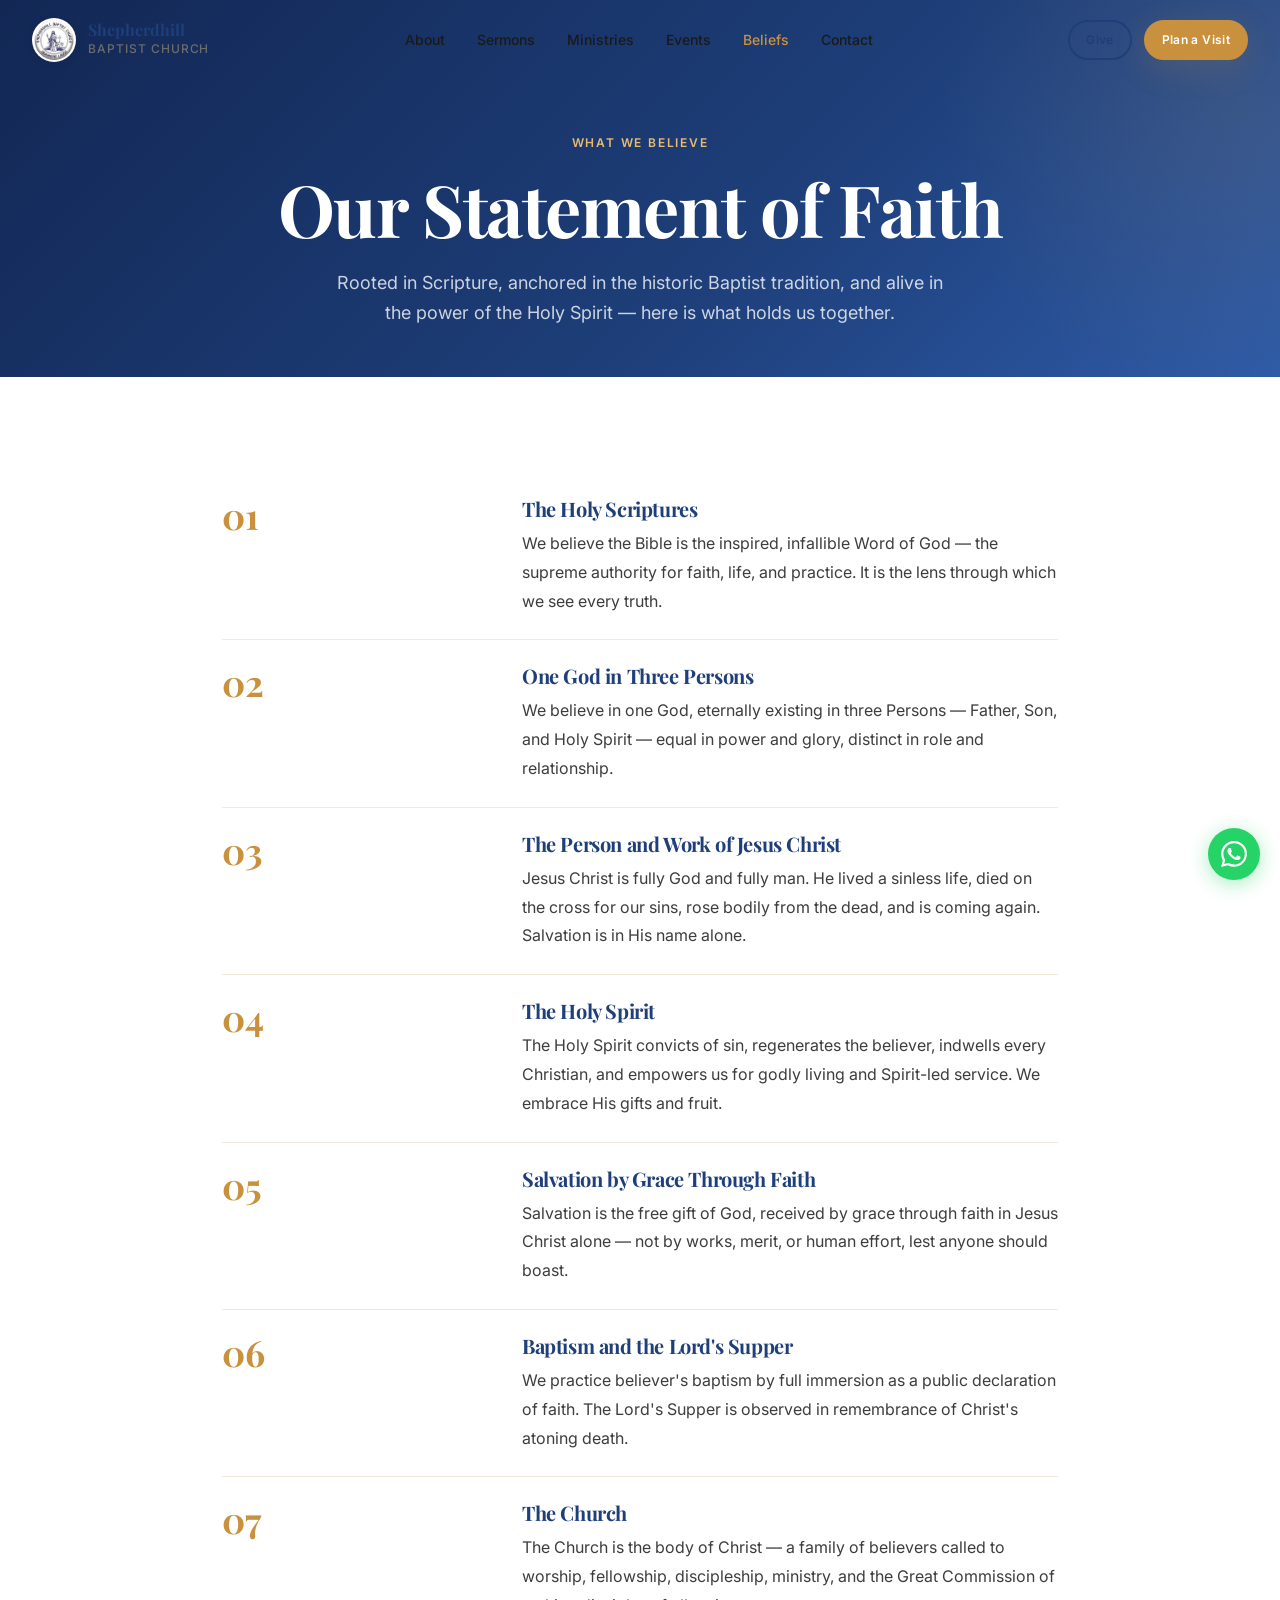
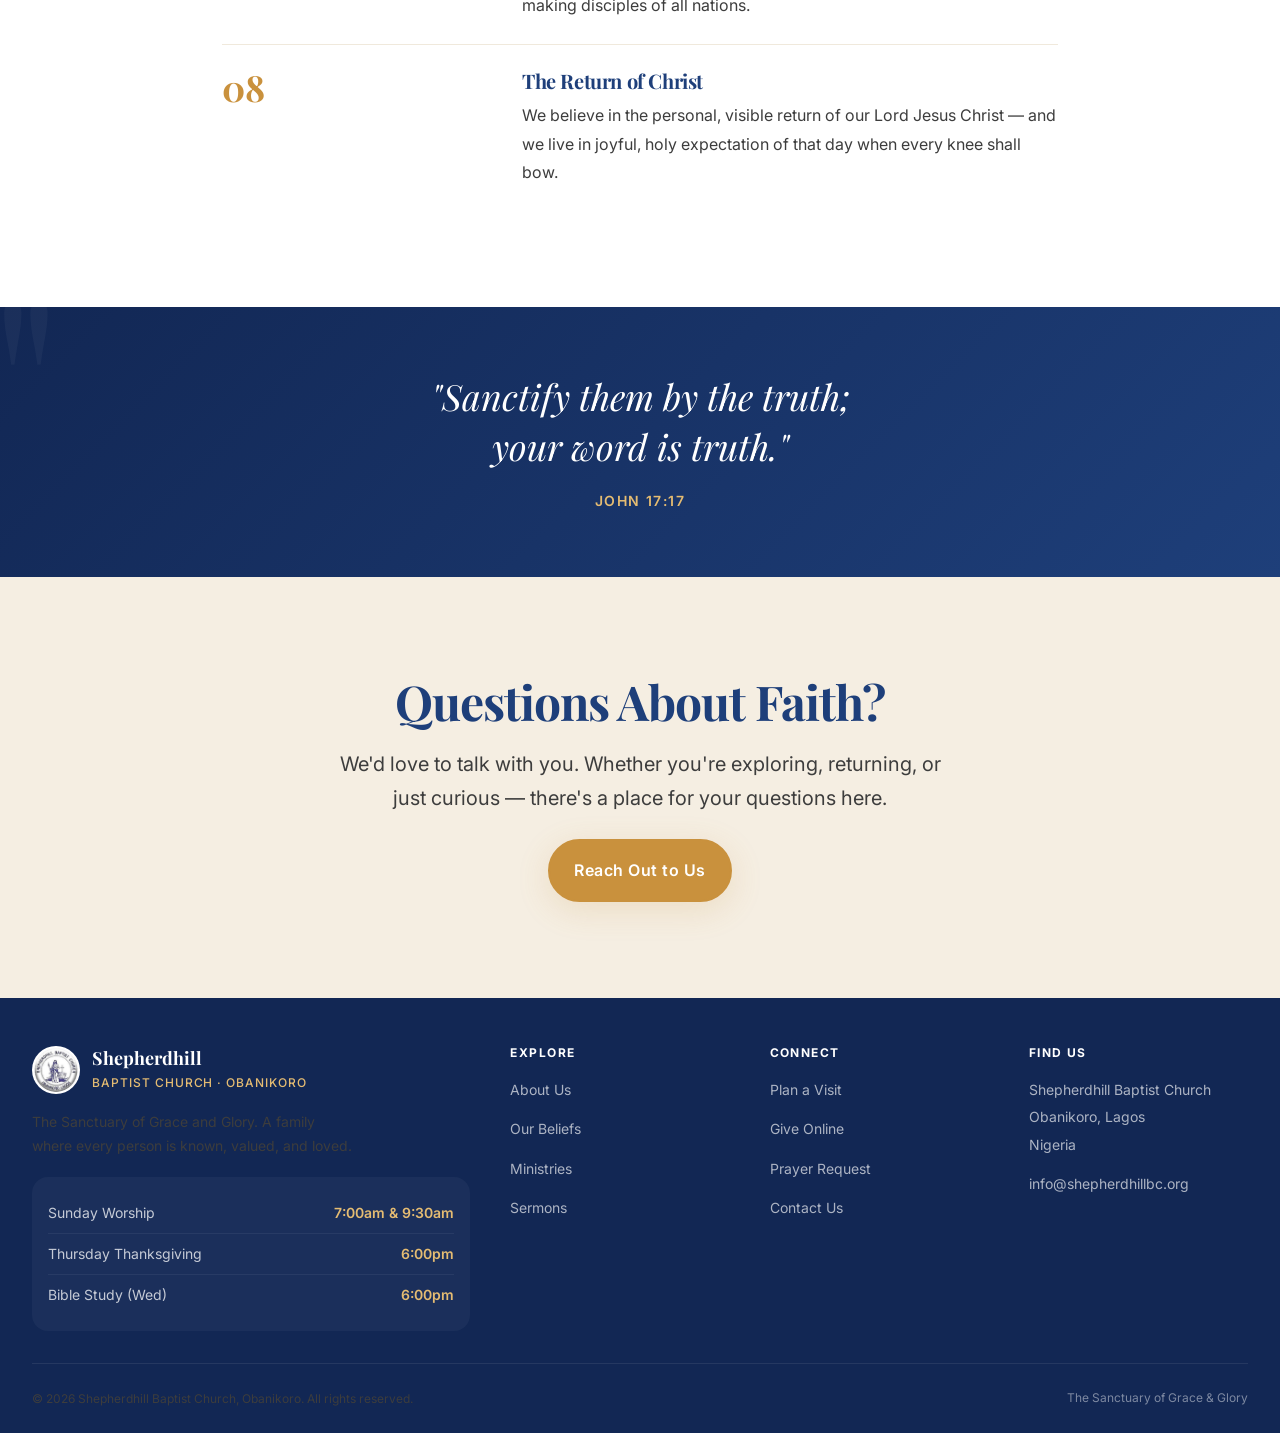
<file: beliefs.html>
<!DOCTYPE html>
<html lang="en">
<head>
  <meta charset="UTF-8" />
  <meta name="viewport" content="width=device-width, initial-scale=1.0, viewport-fit=cover" />
  <meta name="theme-color" content="#1E3F7A" />
  <meta name="description" content="What we believe at Shepherdhill Baptist Church — our statement of faith rooted in Scripture." />
  <title>Our Beliefs — Shepherdhill Baptist Church</title>
  <link rel="icon" type="image/jpeg" href="assets/logo.jpg" />
  <link rel="apple-touch-icon" href="assets/logo.jpg" />
  <link rel="preconnect" href="https://fonts.googleapis.com" />
  <link rel="preconnect" href="https://fonts.gstatic.com" crossorigin />
  <link href="https://fonts.googleapis.com/css2?family=Playfair+Display:ital,wght@0,700;0,800;1,700&family=Inter:wght@400;500;600;700&display=swap" rel="stylesheet" />
  <link rel="stylesheet" href="css/style.css" />
</head>
<body>

  <nav class="nav" id="main-nav">
    <div class="nav__inner">
      <a href="index.html" class="nav__logo">
        <img src="assets/logo.jpg" alt="Shepherdhill Baptist Church Logo" class="nav__logo-img" />
        <div>
          <div class="nav__logo-text">Shepherdhill</div>
          <div class="nav__logo-sub">Baptist Church</div>
        </div>
      </a>
      <ul class="nav__links">
        <li><a href="about.html" class="nav__link">About</a></li>
        <li><a href="sermons.html" class="nav__link">Sermons</a></li>
        <li><a href="ministries.html" class="nav__link">Ministries</a></li>
        <li><a href="events.html" class="nav__link">Events</a></li>
        <li><a href="beliefs.html" class="nav__link">Beliefs</a></li>
        <li><a href="contact.html" class="nav__link">Contact</a></li>
      </ul>
      <div class="nav__actions">
        <a href="give.html" class="btn btn--secondary btn--sm btn--desktop">Give</a>
        <a href="plan-visit.html" class="btn btn--primary btn--sm">Plan a Visit</a>
        <button class="nav__menu-btn" id="menu-btn" aria-label="Open menu">
          <span></span><span></span><span></span>
        </button>
      </div>
    </div>
  </nav>

  <div class="mobile-nav" id="mobile-nav">
    <button class="mobile-nav__close" id="mobile-nav-close" aria-label="Close menu">✕</button>
    <ul class="mobile-nav__links">
      <li><a href="index.html" class="mobile-nav__link">Home</a></li>
      <li><a href="about.html" class="mobile-nav__link">About</a></li>
      <li><a href="sermons.html" class="mobile-nav__link">Sermons</a></li>
      <li><a href="ministries.html" class="mobile-nav__link">Ministries</a></li>
      <li><a href="events.html" class="mobile-nav__link">Events</a></li>
      <li><a href="beliefs.html" class="mobile-nav__link">Beliefs</a></li>
      <li><a href="plan-visit.html" class="mobile-nav__link">Plan a Visit</a></li>
      <li><a href="give.html" class="mobile-nav__link">Give</a></li>
      <li><a href="contact.html" class="mobile-nav__link">Contact</a></li>
    </ul>
  </div>

  <main>
    <section class="page-hero">
      <div class="container">
        <span class="page-hero__label">What We Believe</span>
        <h1 class="page-hero__title">Our Statement of Faith</h1>
        <p class="page-hero__subtitle">
          Rooted in Scripture, anchored in the historic Baptist tradition, and alive in the
          power of the Holy Spirit — here is what holds us together.
        </p>
      </div>
    </section>

    <section class="section">
      <div class="container container--narrow">
        <div class="belief-item reveal">
          <div class="belief-item__number">01</div>
          <div>
            <h3 class="belief-item__title">The Holy Scriptures</h3>
            <p class="belief-item__desc">We believe the Bible is the inspired, infallible Word of God — the supreme authority for faith, life, and practice. It is the lens through which we see every truth.</p>
          </div>
        </div>
        <div class="belief-item reveal">
          <div class="belief-item__number">02</div>
          <div>
            <h3 class="belief-item__title">One God in Three Persons</h3>
            <p class="belief-item__desc">We believe in one God, eternally existing in three Persons — Father, Son, and Holy Spirit — equal in power and glory, distinct in role and relationship.</p>
          </div>
        </div>
        <div class="belief-item reveal">
          <div class="belief-item__number">03</div>
          <div>
            <h3 class="belief-item__title">The Person and Work of Jesus Christ</h3>
            <p class="belief-item__desc">Jesus Christ is fully God and fully man. He lived a sinless life, died on the cross for our sins, rose bodily from the dead, and is coming again. Salvation is in His name alone.</p>
          </div>
        </div>
        <div class="belief-item reveal">
          <div class="belief-item__number">04</div>
          <div>
            <h3 class="belief-item__title">The Holy Spirit</h3>
            <p class="belief-item__desc">The Holy Spirit convicts of sin, regenerates the believer, indwells every Christian, and empowers us for godly living and Spirit-led service. We embrace His gifts and fruit.</p>
          </div>
        </div>
        <div class="belief-item reveal">
          <div class="belief-item__number">05</div>
          <div>
            <h3 class="belief-item__title">Salvation by Grace Through Faith</h3>
            <p class="belief-item__desc">Salvation is the free gift of God, received by grace through faith in Jesus Christ alone — not by works, merit, or human effort, lest anyone should boast.</p>
          </div>
        </div>
        <div class="belief-item reveal">
          <div class="belief-item__number">06</div>
          <div>
            <h3 class="belief-item__title">Baptism and the Lord's Supper</h3>
            <p class="belief-item__desc">We practice believer's baptism by full immersion as a public declaration of faith. The Lord's Supper is observed in remembrance of Christ's atoning death.</p>
          </div>
        </div>
        <div class="belief-item reveal">
          <div class="belief-item__number">07</div>
          <div>
            <h3 class="belief-item__title">The Church</h3>
            <p class="belief-item__desc">The Church is the body of Christ — a family of believers called to worship, fellowship, discipleship, ministry, and the Great Commission of making disciples of all nations.</p>
          </div>
        </div>
        <div class="belief-item reveal">
          <div class="belief-item__number">08</div>
          <div>
            <h3 class="belief-item__title">The Return of Christ</h3>
            <p class="belief-item__desc">We believe in the personal, visible return of our Lord Jesus Christ — and we live in joyful, holy expectation of that day when every knee shall bow.</p>
          </div>
        </div>
      </div>
    </section>

    <div class="scripture-banner">
      <p class="scripture-banner__text">"Sanctify them by the truth;<br>your word is truth."</p>
      <p class="scripture-banner__ref">John 17:17</p>
    </div>

    <section class="section section--warm">
      <div class="container" style="text-align:center;">
        <div class="reveal" style="max-width: 620px; margin: 0 auto;">
          <h2 class="mb-4">Questions About Faith?</h2>
          <p class="text-lead mb-6">We'd love to talk with you. Whether you're exploring, returning, or just curious — there's a place for your questions here.</p>
          <a href="contact.html" class="btn btn--primary btn--lg">Reach Out to Us</a>
        </div>
      </div>
    </section>
  </main>

  <footer class="footer">
    <div class="container">
      <div class="footer__grid">
        <div>
          <a href="index.html" class="footer__logo">
            <img src="assets/logo.jpg" alt="Shepherdhill Baptist Church" class="footer__logo-img" />
            <div>
              <span class="footer__logo-name">Shepherdhill</span>
              <span class="footer__logo-sub">Baptist Church · Obanikoro</span>
            </div>
          </a>
          <p class="footer__tagline">The Sanctuary of Grace and Glory. A family where every person is known, valued, and loved.</p>
          <div class="footer__service-times">
            <div class="footer__service-time"><span>Sunday Worship</span><span>7:00am &amp; 9:30am</span></div>
            <div class="footer__service-time"><span>Thursday Thanksgiving</span><span>6:00pm</span></div>
            <div class="footer__service-time"><span>Bible Study (Wed)</span><span>6:00pm</span></div>
          </div>
        </div>
        <div>
          <h4 class="footer__col-title">Explore</h4>
          <ul class="footer__links">
            <li><a href="about.html" class="footer__link">About Us</a></li>
            <li><a href="beliefs.html" class="footer__link">Our Beliefs</a></li>
            <li><a href="ministries.html" class="footer__link">Ministries</a></li>
            <li><a href="sermons.html" class="footer__link">Sermons</a></li>
          </ul>
        </div>
        <div>
          <h4 class="footer__col-title">Connect</h4>
          <ul class="footer__links">
            <li><a href="plan-visit.html" class="footer__link">Plan a Visit</a></li>
            <li><a href="give.html" class="footer__link">Give Online</a></li>
            <li><a href="contact.html#prayer" class="footer__link">Prayer Request</a></li>
            <li><a href="contact.html" class="footer__link">Contact Us</a></li>
          </ul>
        </div>
        <div>
          <h4 class="footer__col-title">Find Us</h4>
          <ul class="footer__links">
            <li><span class="footer__link">Shepherdhill Baptist Church<br>Obanikoro, Lagos<br>Nigeria</span></li>
            <li><a href="mailto:info@shepherdhillbc.org" class="footer__link">info@shepherdhillbc.org</a></li>
          </ul>
        </div>
      </div>
      <div class="footer__bottom">
        <p>© 2026 Shepherdhill Baptist Church, Obanikoro. All rights reserved.</p>
        <div><span>The Sanctuary of Grace &amp; Glory</span></div>
      </div>
    </div>
  </footer>

  <a href="https://wa.me/2348000000000" class="whatsapp-float" target="_blank" rel="noopener" aria-label="Chat on WhatsApp">
    <svg viewBox="0 0 24 24"><path d="M17.472 14.382c-.297-.149-1.758-.867-2.03-.967-.273-.099-.471-.148-.67.15-.197.297-.767.966-.94 1.164-.173.199-.347.223-.644.075-.297-.15-1.255-.463-2.39-1.475-.883-.788-1.48-1.761-1.653-2.059-.173-.297-.018-.458.13-.606.134-.133.298-.347.446-.52.149-.174.198-.298.298-.497.099-.198.05-.371-.025-.52-.075-.149-.669-1.612-.916-2.207-.242-.579-.487-.5-.669-.51-.173-.008-.371-.01-.57-.01-.198 0-.52.074-.792.372-.272.297-1.04 1.016-1.04 2.479 0 1.462 1.065 2.875 1.213 3.074.149.198 2.096 3.2 5.077 4.487.709.306 1.262.489 1.694.625.712.227 1.36.195 1.871.118.571-.085 1.758-.719 2.006-1.413.248-.694.248-1.289.173-1.413-.074-.124-.272-.198-.57-.347m-5.421 7.403h-.004a9.87 9.87 0 0 1-5.031-1.378l-.361-.214-3.741.982.998-3.648-.235-.374a9.86 9.86 0 0 1-1.51-5.26c.001-5.45 4.436-9.884 9.888-9.884 2.64 0 5.122 1.03 6.988 2.898a9.825 9.825 0 0 1 2.893 6.994c-.003 5.45-4.437 9.884-9.885 9.884m8.413-18.297A11.815 11.815 0 0 0 12.05 0C5.495 0 .16 5.335.157 11.892c0 2.096.547 4.142 1.588 5.945L.057 24l6.305-1.654a11.882 11.882 0 0 0 5.683 1.448h.005c6.554 0 11.89-5.335 11.893-11.893a11.821 11.821 0 0 0-3.48-8.413z"/></svg>
  </a>

  <script src="js/main.js"></script>
</body>
</html>
</file>
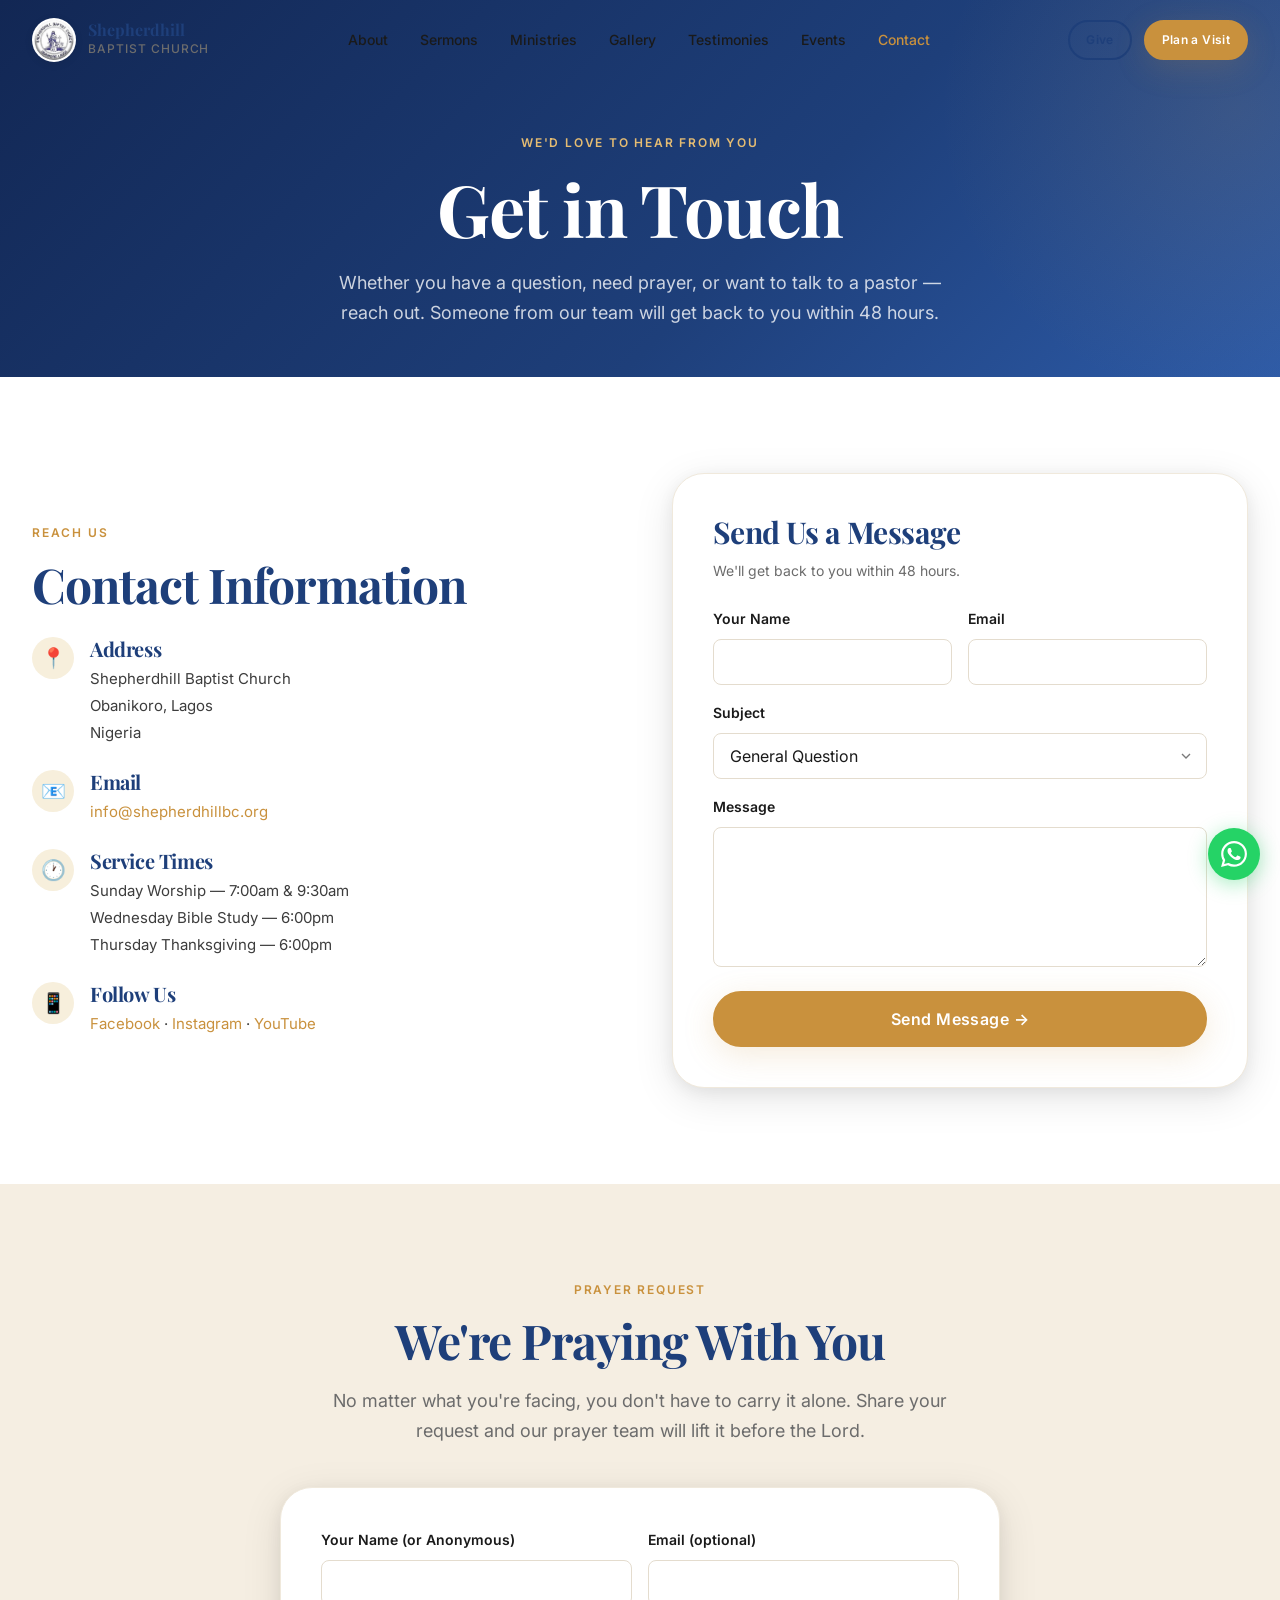
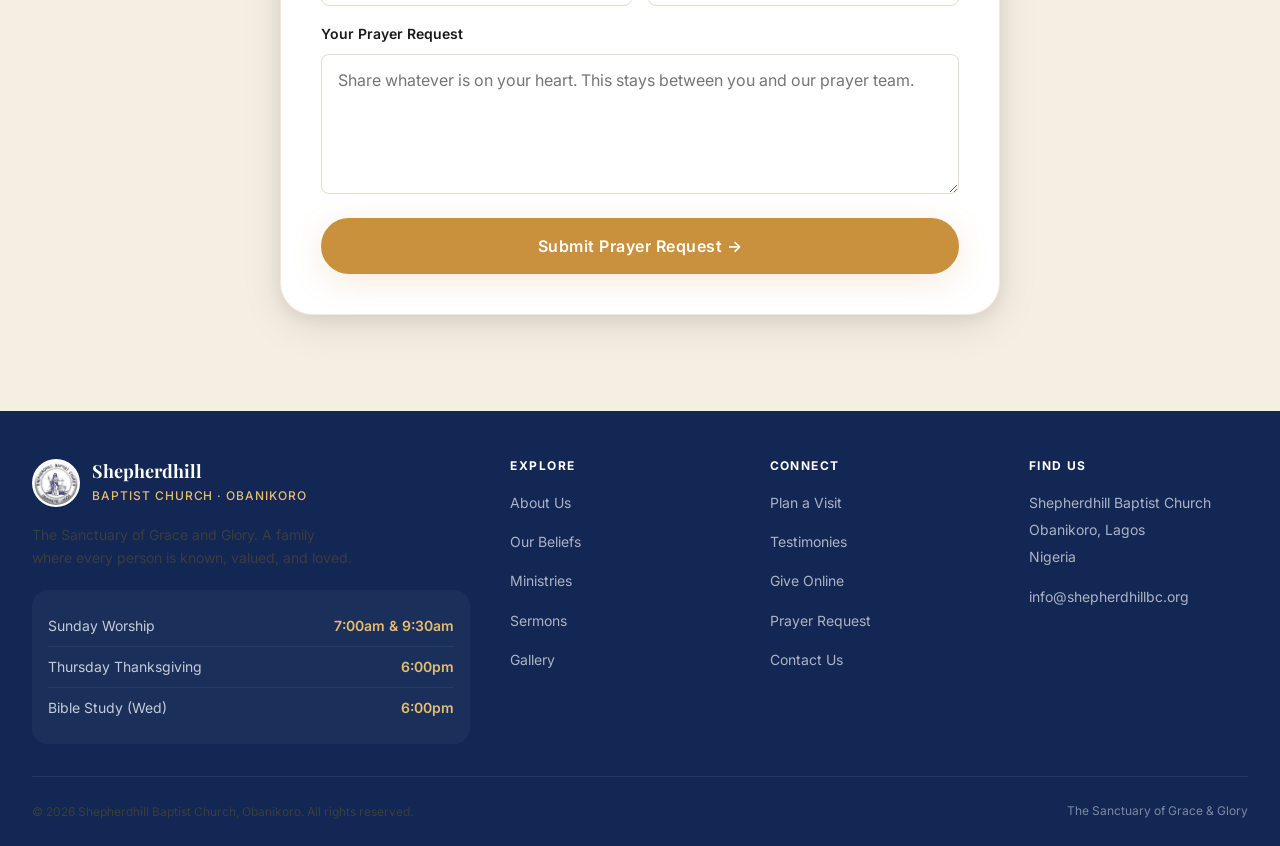
<file: contact.html>
<!DOCTYPE html>
<html lang="en">
<head>
  <meta charset="UTF-8" />
  <meta name="viewport" content="width=device-width, initial-scale=1.0, viewport-fit=cover" />
  <meta name="theme-color" content="#1E3F7A" />
  <meta name="description" content="Get in touch with Shepherdhill Baptist Church. Submit a prayer request or send us a message." />
  <title>Contact — Shepherdhill Baptist Church</title>
  <link rel="icon" type="image/jpeg" href="assets/logo.jpg" />
  <link rel="apple-touch-icon" href="assets/logo.jpg" />
  <link rel="preconnect" href="https://fonts.googleapis.com" />
  <link rel="preconnect" href="https://fonts.gstatic.com" crossorigin />
  <link href="https://fonts.googleapis.com/css2?family=Playfair+Display:ital,wght@0,700;0,800;1,700&family=Inter:wght@400;500;600;700&display=swap" rel="stylesheet" />
  <link rel="stylesheet" href="css/style.css" />
</head>
<body>

  <nav class="nav" id="main-nav">
    <div class="nav__inner">
      <a href="index.html" class="nav__logo">
        <img src="assets/logo.jpg" alt="Shepherdhill Baptist Church Logo" class="nav__logo-img" />
        <div>
          <div class="nav__logo-text">Shepherdhill</div>
          <div class="nav__logo-sub">Baptist Church</div>
        </div>
      </a>
      <ul class="nav__links">
        <li><a href="about.html" class="nav__link">About</a></li>
        <li><a href="sermons.html" class="nav__link">Sermons</a></li>
        <li><a href="ministries.html" class="nav__link">Ministries</a></li>
        <li><a href="gallery.html" class="nav__link">Gallery</a></li>
        <li><a href="testimonies.html" class="nav__link">Testimonies</a></li>
        <li><a href="events.html" class="nav__link">Events</a></li>
        <li><a href="contact.html" class="nav__link">Contact</a></li>
      </ul>
      <div class="nav__actions">
        <a href="give.html" class="btn btn--secondary btn--sm btn--desktop">Give</a>
        <a href="plan-visit.html" class="btn btn--primary btn--sm">Plan a Visit</a>
        <button class="nav__menu-btn" id="menu-btn" aria-label="Open menu">
          <span></span><span></span><span></span>
        </button>
      </div>
    </div>
  </nav>

  <div class="mobile-nav" id="mobile-nav">
    <button class="mobile-nav__close" id="mobile-nav-close" aria-label="Close menu">✕</button>
    <ul class="mobile-nav__links">
      <li><a href="index.html" class="mobile-nav__link">Home</a></li>
      <li><a href="about.html" class="mobile-nav__link">About</a></li>
      <li><a href="sermons.html" class="mobile-nav__link">Sermons</a></li>
      <li><a href="ministries.html" class="mobile-nav__link">Ministries</a></li>
      <li><a href="gallery.html" class="mobile-nav__link">Gallery</a></li>
      <li><a href="testimonies.html" class="mobile-nav__link">Testimonies</a></li>
      <li><a href="events.html" class="mobile-nav__link">Events</a></li>
      <li><a href="beliefs.html" class="mobile-nav__link">Beliefs</a></li>
      <li><a href="plan-visit.html" class="mobile-nav__link">Plan a Visit</a></li>
      <li><a href="give.html" class="mobile-nav__link">Give</a></li>
      <li><a href="contact.html" class="mobile-nav__link">Contact</a></li>
    </ul>
  </div>

  <main>
    <section class="page-hero">
      <div class="container">
        <span class="page-hero__label">We'd Love to Hear From You</span>
        <h1 class="page-hero__title">Get in Touch</h1>
        <p class="page-hero__subtitle">
          Whether you have a question, need prayer, or want to talk to a pastor — reach out.
          Someone from our team will get back to you within 48 hours.
        </p>
      </div>
    </section>

    <section class="section">
      <div class="container">
        <div class="split">
          <div class="reveal">
            <span class="section-header__label">Reach Us</span>
            <h2 class="mb-4">Contact Information</h2>

            <div style="display:flex; flex-direction:column; gap: 1.5rem; margin-top: 1.5rem;">
              <div style="display:flex; gap: 1rem; align-items:flex-start;">
                <div style="width:42px;height:42px;border-radius:50%;background:var(--color-accent-subtle);display:flex;align-items:center;justify-content:center;color:var(--color-accent);font-size:1.25rem;flex-shrink:0;">📍</div>
                <div>
                  <h4 style="margin-bottom:4px;">Address</h4>
                  <p style="font-size: 0.9375rem;">Shepherdhill Baptist Church<br>Obanikoro, Lagos<br>Nigeria</p>
                </div>
              </div>
              <div style="display:flex; gap: 1rem; align-items:flex-start;">
                <div style="width:42px;height:42px;border-radius:50%;background:var(--color-accent-subtle);display:flex;align-items:center;justify-content:center;color:var(--color-accent);font-size:1.25rem;flex-shrink:0;">📧</div>
                <div>
                  <h4 style="margin-bottom:4px;">Email</h4>
                  <p style="font-size: 0.9375rem;"><a href="mailto:info@shepherdhillbc.org" style="color: var(--color-accent);">info@shepherdhillbc.org</a></p>
                </div>
              </div>
              <div style="display:flex; gap: 1rem; align-items:flex-start;">
                <div style="width:42px;height:42px;border-radius:50%;background:var(--color-accent-subtle);display:flex;align-items:center;justify-content:center;color:var(--color-accent);font-size:1.25rem;flex-shrink:0;">🕐</div>
                <div>
                  <h4 style="margin-bottom:4px;">Service Times</h4>
                  <p style="font-size: 0.9375rem;">Sunday Worship — 7:00am &amp; 9:30am<br>Wednesday Bible Study — 6:00pm<br>Thursday Thanksgiving — 6:00pm</p>
                </div>
              </div>
              <div style="display:flex; gap: 1rem; align-items:flex-start;">
                <div style="width:42px;height:42px;border-radius:50%;background:var(--color-accent-subtle);display:flex;align-items:center;justify-content:center;color:var(--color-accent);font-size:1.25rem;flex-shrink:0;">📱</div>
                <div>
                  <h4 style="margin-bottom:4px;">Follow Us</h4>
                  <p style="font-size: 0.9375rem;">
                    <a href="https://facebook.com/shepherdhillbc" style="color: var(--color-accent);" target="_blank" rel="noopener">Facebook</a> ·
                    <a href="https://instagram.com/shepherdhillbc" style="color: var(--color-accent);" target="_blank" rel="noopener">Instagram</a> ·
                    <a href="https://youtube.com/@shepherdhillbc" style="color: var(--color-accent);" target="_blank" rel="noopener">YouTube</a>
                  </p>
                </div>
              </div>
            </div>
          </div>

          <div class="prayer-form reveal">
            <h3 class="mb-2">Send Us a Message</h3>
            <p style="font-size: 0.875rem; color: var(--color-muted); margin-bottom: 1.5rem;">We'll get back to you within 48 hours.</p>
            <form id="contact-form">
              <div class="form-row">
                <div class="form-group">
                  <label class="form-label" for="cf-name">Your Name</label>
                  <input type="text" id="cf-name" class="form-input" required />
                </div>
                <div class="form-group">
                  <label class="form-label" for="cf-email">Email</label>
                  <input type="email" id="cf-email" class="form-input" required />
                </div>
              </div>
              <div class="form-group">
                <label class="form-label" for="cf-subject">Subject</label>
                <select id="cf-subject" class="form-select">
                  <option>General Question</option>
                  <option>I'd Like to Visit</option>
                  <option>Pastoral Care</option>
                  <option>Ministry Inquiry</option>
                  <option>Other</option>
                </select>
              </div>
              <div class="form-group">
                <label class="form-label" for="cf-message">Message</label>
                <textarea id="cf-message" class="form-textarea" required></textarea>
              </div>
              <button type="submit" class="btn btn--primary btn--full btn--lg">Send Message →</button>
            </form>
          </div>
        </div>
      </div>
    </section>

    <section class="section section--warm" id="prayer">
      <div class="container">
        <div class="section-header section-header--center reveal">
          <span class="section-header__label">Prayer Request</span>
          <h2 class="section-header__title">We're Praying With You</h2>
          <p class="section-header__desc">No matter what you're facing, you don't have to carry it alone. Share your request and our prayer team will lift it before the Lord.</p>
        </div>

        <div class="prayer-form reveal" style="max-width: 720px; margin: 0 auto;">
          <form id="prayer-form">
            <div class="form-row">
              <div class="form-group">
                <label class="form-label" for="pr-name">Your Name (or Anonymous)</label>
                <input type="text" id="pr-name" class="form-input" />
              </div>
              <div class="form-group">
                <label class="form-label" for="pr-email">Email (optional)</label>
                <input type="email" id="pr-email" class="form-input" />
              </div>
            </div>
            <div class="form-group">
              <label class="form-label" for="pr-message">Your Prayer Request</label>
              <textarea id="pr-message" class="form-textarea" required placeholder="Share whatever is on your heart. This stays between you and our prayer team."></textarea>
            </div>
            <button type="submit" class="btn btn--primary btn--full btn--lg">Submit Prayer Request →</button>
          </form>
        </div>
      </div>
    </section>
  </main>

  <footer class="footer">
    <div class="container">
      <div class="footer__grid">
        <div>
          <a href="index.html" class="footer__logo">
            <img src="assets/logo.jpg" alt="Shepherdhill Baptist Church" class="footer__logo-img" />
            <div>
              <span class="footer__logo-name">Shepherdhill</span>
              <span class="footer__logo-sub">Baptist Church · Obanikoro</span>
            </div>
          </a>
          <p class="footer__tagline">The Sanctuary of Grace and Glory. A family where every person is known, valued, and loved.</p>
          <div class="footer__service-times">
            <div class="footer__service-time"><span>Sunday Worship</span><span>7:00am &amp; 9:30am</span></div>
            <div class="footer__service-time"><span>Thursday Thanksgiving</span><span>6:00pm</span></div>
            <div class="footer__service-time"><span>Bible Study (Wed)</span><span>6:00pm</span></div>
          </div>
        </div>
        <div>
          <h4 class="footer__col-title">Explore</h4>
          <ul class="footer__links">
            <li><a href="about.html" class="footer__link">About Us</a></li>
            <li><a href="beliefs.html" class="footer__link">Our Beliefs</a></li>
            <li><a href="ministries.html" class="footer__link">Ministries</a></li>
            <li><a href="sermons.html" class="footer__link">Sermons</a></li>
            <li><a href="gallery.html" class="footer__link">Gallery</a></li>
          </ul>
        </div>
        <div>
          <h4 class="footer__col-title">Connect</h4>
          <ul class="footer__links">
            <li><a href="plan-visit.html" class="footer__link">Plan a Visit</a></li>
            <li><a href="testimonies.html" class="footer__link">Testimonies</a></li>
            <li><a href="give.html" class="footer__link">Give Online</a></li>
            <li><a href="contact.html#prayer" class="footer__link">Prayer Request</a></li>
            <li><a href="contact.html" class="footer__link">Contact Us</a></li>
          </ul>
        </div>
        <div>
          <h4 class="footer__col-title">Find Us</h4>
          <ul class="footer__links">
            <li><span class="footer__link">Shepherdhill Baptist Church<br>Obanikoro, Lagos<br>Nigeria</span></li>
            <li><a href="mailto:info@shepherdhillbc.org" class="footer__link">info@shepherdhillbc.org</a></li>
          </ul>
        </div>
      </div>
      <div class="footer__bottom">
        <p>© 2026 Shepherdhill Baptist Church, Obanikoro. All rights reserved.</p>
        <div><span>The Sanctuary of Grace &amp; Glory</span></div>
      </div>
    </div>
  </footer>

  <a href="https://wa.me/2348000000000" class="whatsapp-float" target="_blank" rel="noopener" aria-label="Chat on WhatsApp">
    <svg viewBox="0 0 24 24"><path d="M17.472 14.382c-.297-.149-1.758-.867-2.03-.967-.273-.099-.471-.148-.67.15-.197.297-.767.966-.94 1.164-.173.199-.347.223-.644.075-.297-.15-1.255-.463-2.39-1.475-.883-.788-1.48-1.761-1.653-2.059-.173-.297-.018-.458.13-.606.134-.133.298-.347.446-.52.149-.174.198-.298.298-.497.099-.198.05-.371-.025-.52-.075-.149-.669-1.612-.916-2.207-.242-.579-.487-.5-.669-.51-.173-.008-.371-.01-.57-.01-.198 0-.52.074-.792.372-.272.297-1.04 1.016-1.04 2.479 0 1.462 1.065 2.875 1.213 3.074.149.198 2.096 3.2 5.077 4.487.709.306 1.262.489 1.694.625.712.227 1.36.195 1.871.118.571-.085 1.758-.719 2.006-1.413.248-.694.248-1.289.173-1.413-.074-.124-.272-.198-.57-.347m-5.421 7.403h-.004a9.87 9.87 0 0 1-5.031-1.378l-.361-.214-3.741.982.998-3.648-.235-.374a9.86 9.86 0 0 1-1.51-5.26c.001-5.45 4.436-9.884 9.888-9.884 2.64 0 5.122 1.03 6.988 2.898a9.825 9.825 0 0 1 2.893 6.994c-.003 5.45-4.437 9.884-9.885 9.884m8.413-18.297A11.815 11.815 0 0 0 12.05 0C5.495 0 .16 5.335.157 11.892c0 2.096.547 4.142 1.588 5.945L.057 24l6.305-1.654a11.882 11.882 0 0 0 5.683 1.448h.005c6.554 0 11.89-5.335 11.893-11.893a11.821 11.821 0 0 0-3.48-8.413z"/></svg>
  </a>

  <script src="js/main.js"></script>
</body>
</html>
</file>
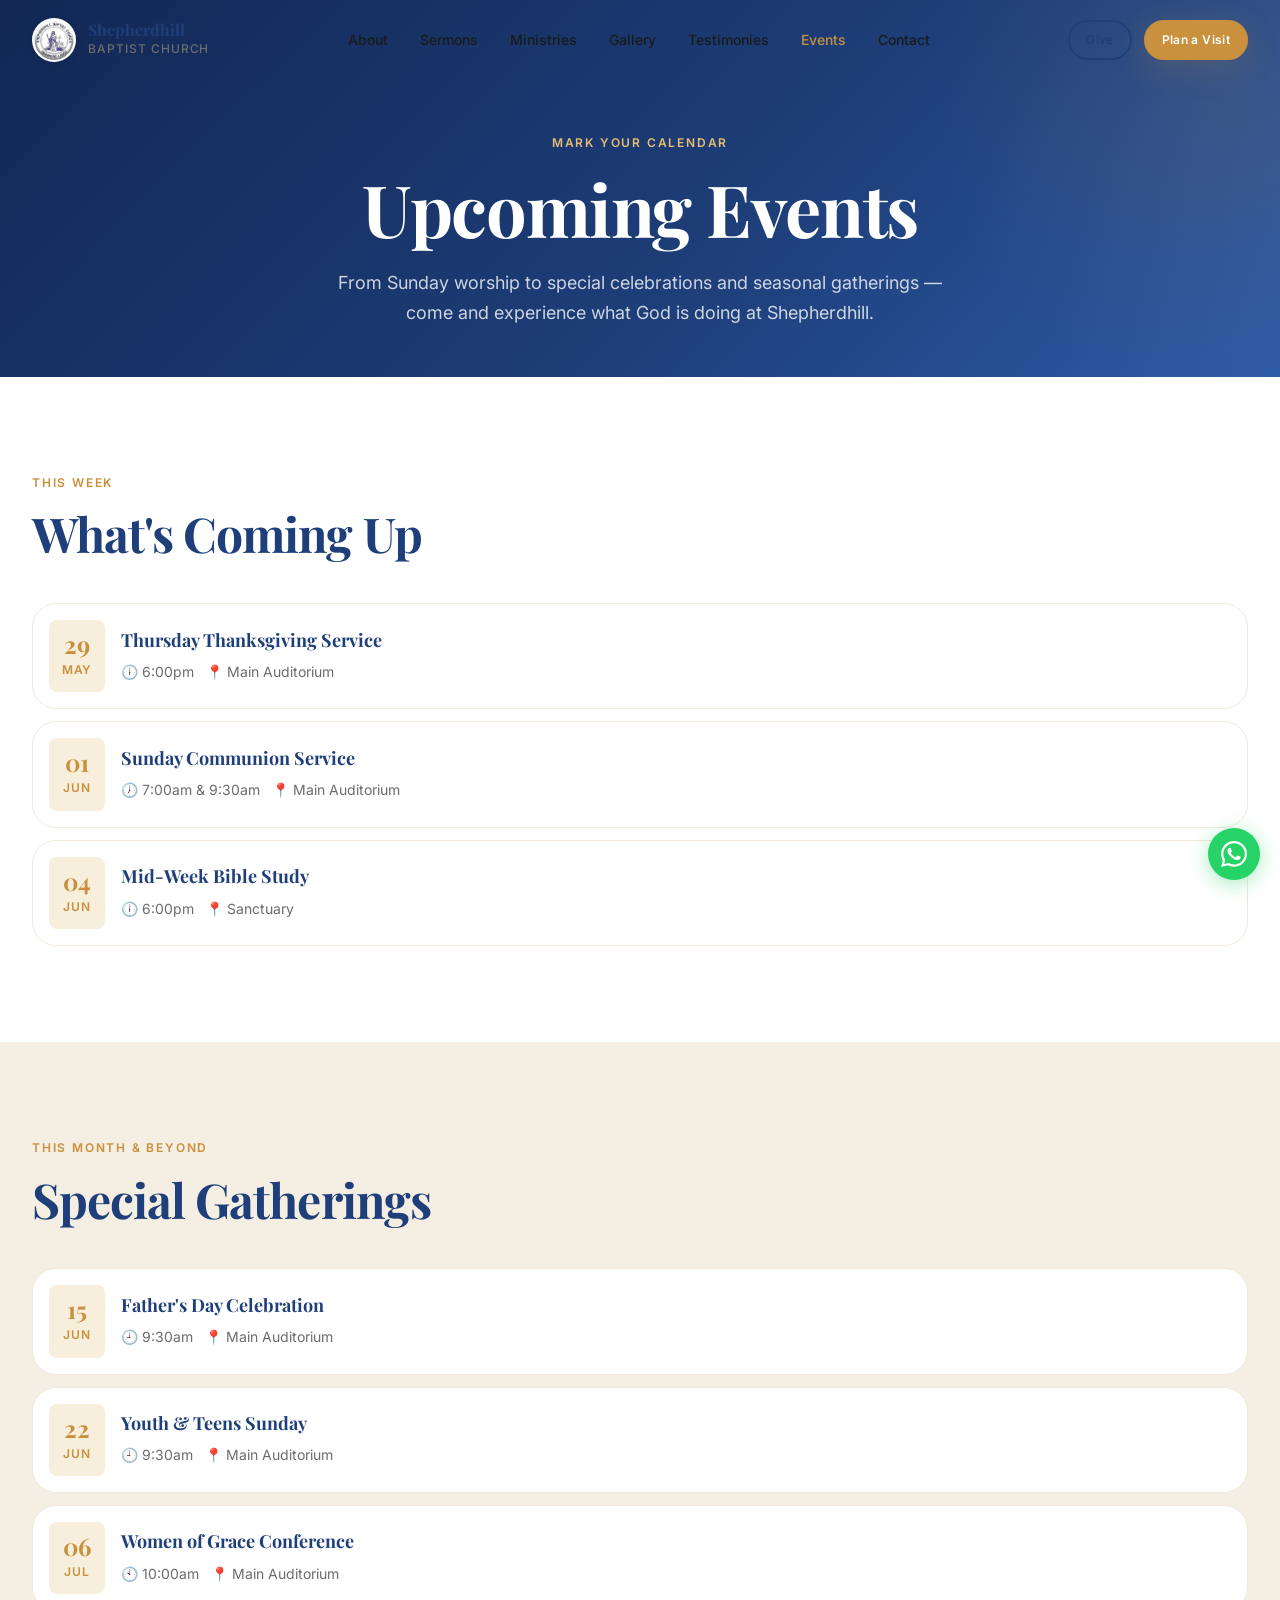
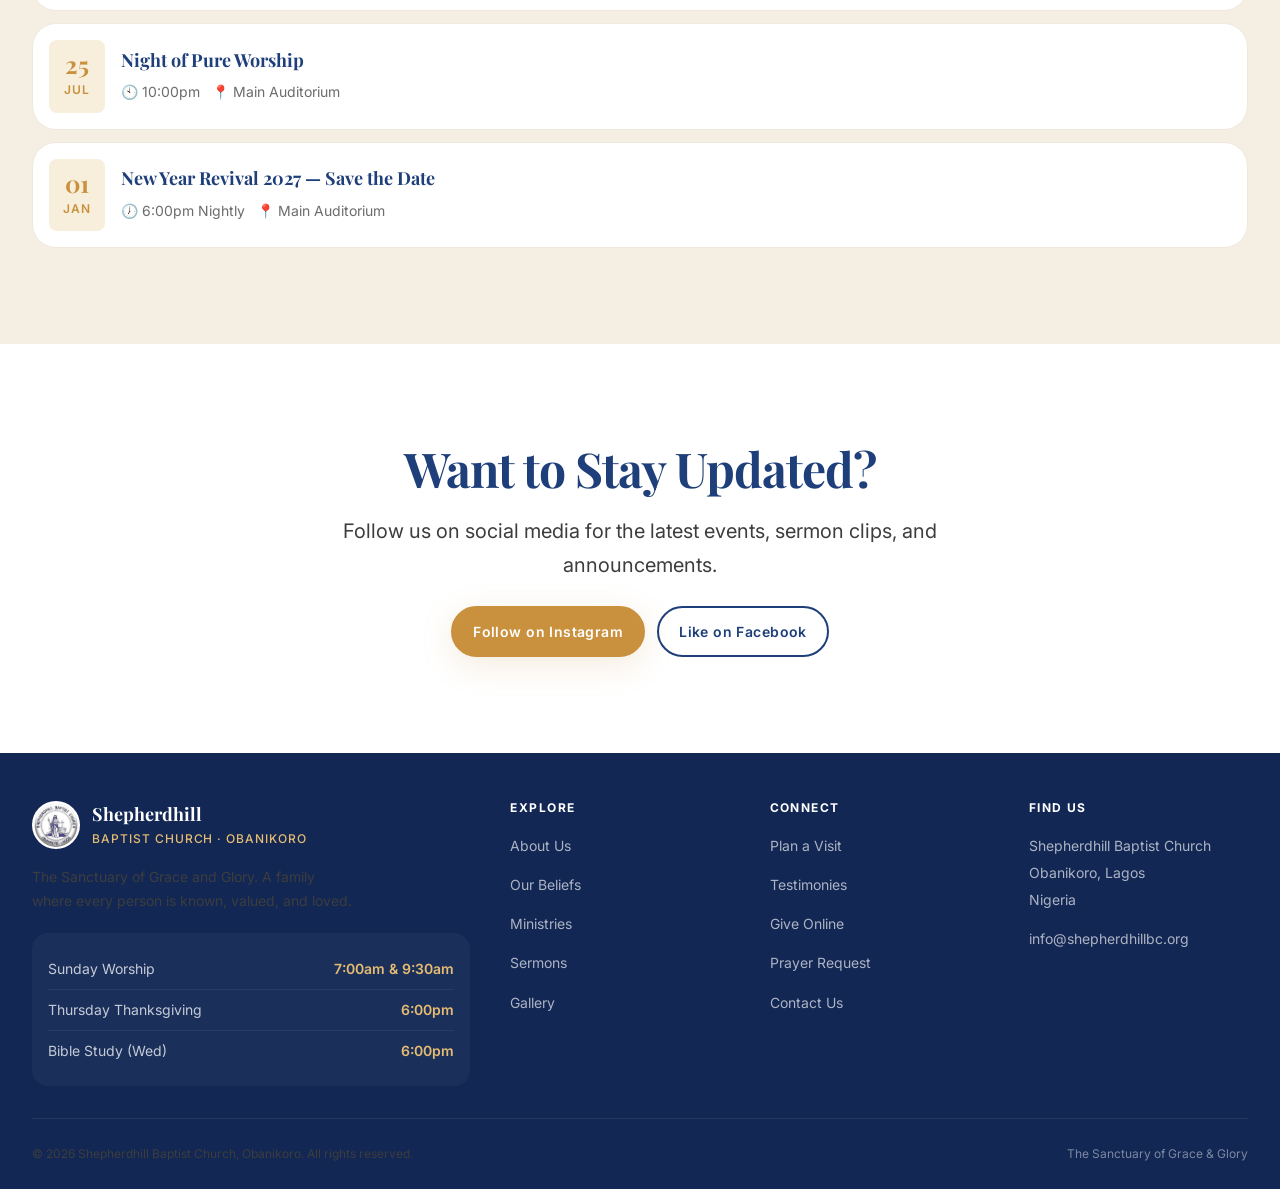
<file: events.html>
<!DOCTYPE html>
<html lang="en">
<head>
  <meta charset="UTF-8" />
  <meta name="viewport" content="width=device-width, initial-scale=1.0, viewport-fit=cover" />
  <meta name="theme-color" content="#1E3F7A" />
  <meta name="description" content="Upcoming events, services, and gatherings at Shepherdhill Baptist Church, Obanikoro, Lagos." />
  <title>Events — Shepherdhill Baptist Church</title>
  <link rel="icon" type="image/jpeg" href="assets/logo.jpg" />
  <link rel="apple-touch-icon" href="assets/logo.jpg" />
  <link rel="preconnect" href="https://fonts.googleapis.com" />
  <link rel="preconnect" href="https://fonts.gstatic.com" crossorigin />
  <link href="https://fonts.googleapis.com/css2?family=Playfair+Display:ital,wght@0,700;0,800;1,700&family=Inter:wght@400;500;600;700&display=swap" rel="stylesheet" />
  <link rel="stylesheet" href="css/style.css" />
</head>
<body>

  <nav class="nav" id="main-nav">
    <div class="nav__inner">
      <a href="index.html" class="nav__logo">
        <img src="assets/logo.jpg" alt="Shepherdhill Baptist Church Logo" class="nav__logo-img" />
        <div>
          <div class="nav__logo-text">Shepherdhill</div>
          <div class="nav__logo-sub">Baptist Church</div>
        </div>
      </a>
      <ul class="nav__links">
        <li><a href="about.html" class="nav__link">About</a></li>
        <li><a href="sermons.html" class="nav__link">Sermons</a></li>
        <li><a href="ministries.html" class="nav__link">Ministries</a></li>
        <li><a href="gallery.html" class="nav__link">Gallery</a></li>
        <li><a href="testimonies.html" class="nav__link">Testimonies</a></li>
        <li><a href="events.html" class="nav__link">Events</a></li>
        <li><a href="contact.html" class="nav__link">Contact</a></li>
      </ul>
      <div class="nav__actions">
        <a href="give.html" class="btn btn--secondary btn--sm btn--desktop">Give</a>
        <a href="plan-visit.html" class="btn btn--primary btn--sm">Plan a Visit</a>
        <button class="nav__menu-btn" id="menu-btn" aria-label="Open menu">
          <span></span><span></span><span></span>
        </button>
      </div>
    </div>
  </nav>

  <div class="mobile-nav" id="mobile-nav">
    <button class="mobile-nav__close" id="mobile-nav-close" aria-label="Close menu">✕</button>
    <ul class="mobile-nav__links">
      <li><a href="index.html" class="mobile-nav__link">Home</a></li>
      <li><a href="about.html" class="mobile-nav__link">About</a></li>
      <li><a href="sermons.html" class="mobile-nav__link">Sermons</a></li>
      <li><a href="ministries.html" class="mobile-nav__link">Ministries</a></li>
      <li><a href="gallery.html" class="mobile-nav__link">Gallery</a></li>
      <li><a href="testimonies.html" class="mobile-nav__link">Testimonies</a></li>
      <li><a href="events.html" class="mobile-nav__link">Events</a></li>
      <li><a href="beliefs.html" class="mobile-nav__link">Beliefs</a></li>
      <li><a href="plan-visit.html" class="mobile-nav__link">Plan a Visit</a></li>
      <li><a href="give.html" class="mobile-nav__link">Give</a></li>
      <li><a href="contact.html" class="mobile-nav__link">Contact</a></li>
    </ul>
  </div>

  <main>
    <section class="page-hero">
      <div class="container">
        <span class="page-hero__label">Mark Your Calendar</span>
        <h1 class="page-hero__title">Upcoming Events</h1>
        <p class="page-hero__subtitle">
          From Sunday worship to special celebrations and seasonal gatherings — come and
          experience what God is doing at Shepherdhill.
        </p>
      </div>
    </section>

    <section class="section">
      <div class="container">
        <div class="section-header reveal">
          <span class="section-header__label">This Week</span>
          <h2 class="section-header__title">What's Coming Up</h2>
        </div>

        <div style="display:flex; flex-direction:column; gap: 12px;" class="reveal">
          <div class="event-card" data-category="service">
            <div class="event-card__date"><div class="event-card__day">29</div><div class="event-card__month">May</div></div>
            <div class="event-card__body">
              <div class="event-card__title">Thursday Thanksgiving Service</div>
              <div class="event-card__meta"><span>🕕 6:00pm</span><span>📍 Main Auditorium</span></div>
            </div>
          </div>
          <div class="event-card" data-category="service">
            <div class="event-card__date"><div class="event-card__day">01</div><div class="event-card__month">Jun</div></div>
            <div class="event-card__body">
              <div class="event-card__title">Sunday Communion Service</div>
              <div class="event-card__meta"><span>🕖 7:00am &amp; 9:30am</span><span>📍 Main Auditorium</span></div>
            </div>
          </div>
          <div class="event-card" data-category="bible">
            <div class="event-card__date"><div class="event-card__day">04</div><div class="event-card__month">Jun</div></div>
            <div class="event-card__body">
              <div class="event-card__title">Mid-Week Bible Study</div>
              <div class="event-card__meta"><span>🕕 6:00pm</span><span>📍 Sanctuary</span></div>
            </div>
          </div>
        </div>
      </div>
    </section>

    <section class="section section--warm">
      <div class="container">
        <div class="section-header reveal">
          <span class="section-header__label">This Month &amp; Beyond</span>
          <h2 class="section-header__title">Special Gatherings</h2>
        </div>

        <div style="display:flex; flex-direction:column; gap: 12px;" class="reveal">
          <div class="event-card" data-category="family">
            <div class="event-card__date"><div class="event-card__day">15</div><div class="event-card__month">Jun</div></div>
            <div class="event-card__body">
              <div class="event-card__title">Father's Day Celebration</div>
              <div class="event-card__meta"><span>🕘 9:30am</span><span>📍 Main Auditorium</span></div>
            </div>
          </div>
          <div class="event-card" data-category="youth">
            <div class="event-card__date"><div class="event-card__day">22</div><div class="event-card__month">Jun</div></div>
            <div class="event-card__body">
              <div class="event-card__title">Youth &amp; Teens Sunday</div>
              <div class="event-card__meta"><span>🕘 9:30am</span><span>📍 Main Auditorium</span></div>
            </div>
          </div>
          <div class="event-card" data-category="women">
            <div class="event-card__date"><div class="event-card__day">06</div><div class="event-card__month">Jul</div></div>
            <div class="event-card__body">
              <div class="event-card__title">Women of Grace Conference</div>
              <div class="event-card__meta"><span>🕙 10:00am</span><span>📍 Main Auditorium</span></div>
            </div>
          </div>
          <div class="event-card" data-category="prayer">
            <div class="event-card__date"><div class="event-card__day">25</div><div class="event-card__month">Jul</div></div>
            <div class="event-card__body">
              <div class="event-card__title">Night of Pure Worship</div>
              <div class="event-card__meta"><span>🕙 10:00pm</span><span>📍 Main Auditorium</span></div>
            </div>
          </div>
          <div class="event-card" data-category="revival">
            <div class="event-card__date"><div class="event-card__day">01</div><div class="event-card__month">Jan</div></div>
            <div class="event-card__body">
              <div class="event-card__title">New Year Revival 2027 — Save the Date</div>
              <div class="event-card__meta"><span>🕖 6:00pm Nightly</span><span>📍 Main Auditorium</span></div>
            </div>
          </div>
        </div>
      </div>
    </section>

    <section class="section">
      <div class="container" style="text-align:center;">
        <div class="reveal" style="max-width: 620px; margin: 0 auto;">
          <h2 class="mb-4">Want to Stay Updated?</h2>
          <p class="text-lead mb-6">Follow us on social media for the latest events, sermon clips, and announcements.</p>
          <div style="display:flex; gap: 12px; justify-content:center; flex-wrap:wrap;">
            <a href="https://instagram.com/shepherdhillbc" class="btn btn--primary" target="_blank" rel="noopener">Follow on Instagram</a>
            <a href="https://facebook.com/shepherdhillbc" class="btn btn--secondary" target="_blank" rel="noopener">Like on Facebook</a>
          </div>
        </div>
      </div>
    </section>
  </main>

  <footer class="footer">
    <div class="container">
      <div class="footer__grid">
        <div>
          <a href="index.html" class="footer__logo">
            <img src="assets/logo.jpg" alt="Shepherdhill Baptist Church" class="footer__logo-img" />
            <div>
              <span class="footer__logo-name">Shepherdhill</span>
              <span class="footer__logo-sub">Baptist Church · Obanikoro</span>
            </div>
          </a>
          <p class="footer__tagline">The Sanctuary of Grace and Glory. A family where every person is known, valued, and loved.</p>
          <div class="footer__service-times">
            <div class="footer__service-time"><span>Sunday Worship</span><span>7:00am &amp; 9:30am</span></div>
            <div class="footer__service-time"><span>Thursday Thanksgiving</span><span>6:00pm</span></div>
            <div class="footer__service-time"><span>Bible Study (Wed)</span><span>6:00pm</span></div>
          </div>
        </div>
        <div>
          <h4 class="footer__col-title">Explore</h4>
          <ul class="footer__links">
            <li><a href="about.html" class="footer__link">About Us</a></li>
            <li><a href="beliefs.html" class="footer__link">Our Beliefs</a></li>
            <li><a href="ministries.html" class="footer__link">Ministries</a></li>
            <li><a href="sermons.html" class="footer__link">Sermons</a></li>
            <li><a href="gallery.html" class="footer__link">Gallery</a></li>
          </ul>
        </div>
        <div>
          <h4 class="footer__col-title">Connect</h4>
          <ul class="footer__links">
            <li><a href="plan-visit.html" class="footer__link">Plan a Visit</a></li>
            <li><a href="testimonies.html" class="footer__link">Testimonies</a></li>
            <li><a href="give.html" class="footer__link">Give Online</a></li>
            <li><a href="contact.html#prayer" class="footer__link">Prayer Request</a></li>
            <li><a href="contact.html" class="footer__link">Contact Us</a></li>
          </ul>
        </div>
        <div>
          <h4 class="footer__col-title">Find Us</h4>
          <ul class="footer__links">
            <li><span class="footer__link">Shepherdhill Baptist Church<br>Obanikoro, Lagos<br>Nigeria</span></li>
            <li><a href="mailto:info@shepherdhillbc.org" class="footer__link">info@shepherdhillbc.org</a></li>
          </ul>
        </div>
      </div>
      <div class="footer__bottom">
        <p>© 2026 Shepherdhill Baptist Church, Obanikoro. All rights reserved.</p>
        <div><span>The Sanctuary of Grace &amp; Glory</span></div>
      </div>
    </div>
  </footer>

  <a href="https://wa.me/2348000000000" class="whatsapp-float" target="_blank" rel="noopener" aria-label="Chat on WhatsApp">
    <svg viewBox="0 0 24 24"><path d="M17.472 14.382c-.297-.149-1.758-.867-2.03-.967-.273-.099-.471-.148-.67.15-.197.297-.767.966-.94 1.164-.173.199-.347.223-.644.075-.297-.15-1.255-.463-2.39-1.475-.883-.788-1.48-1.761-1.653-2.059-.173-.297-.018-.458.13-.606.134-.133.298-.347.446-.52.149-.174.198-.298.298-.497.099-.198.05-.371-.025-.52-.075-.149-.669-1.612-.916-2.207-.242-.579-.487-.5-.669-.51-.173-.008-.371-.01-.57-.01-.198 0-.52.074-.792.372-.272.297-1.04 1.016-1.04 2.479 0 1.462 1.065 2.875 1.213 3.074.149.198 2.096 3.2 5.077 4.487.709.306 1.262.489 1.694.625.712.227 1.36.195 1.871.118.571-.085 1.758-.719 2.006-1.413.248-.694.248-1.289.173-1.413-.074-.124-.272-.198-.57-.347m-5.421 7.403h-.004a9.87 9.87 0 0 1-5.031-1.378l-.361-.214-3.741.982.998-3.648-.235-.374a9.86 9.86 0 0 1-1.51-5.26c.001-5.45 4.436-9.884 9.888-9.884 2.64 0 5.122 1.03 6.988 2.898a9.825 9.825 0 0 1 2.893 6.994c-.003 5.45-4.437 9.884-9.885 9.884m8.413-18.297A11.815 11.815 0 0 0 12.05 0C5.495 0 .16 5.335.157 11.892c0 2.096.547 4.142 1.588 5.945L.057 24l6.305-1.654a11.882 11.882 0 0 0 5.683 1.448h.005c6.554 0 11.89-5.335 11.893-11.893a11.821 11.821 0 0 0-3.48-8.413z"/></svg>
  </a>

  <script src="js/main.js"></script>
</body>
</html>
</file>
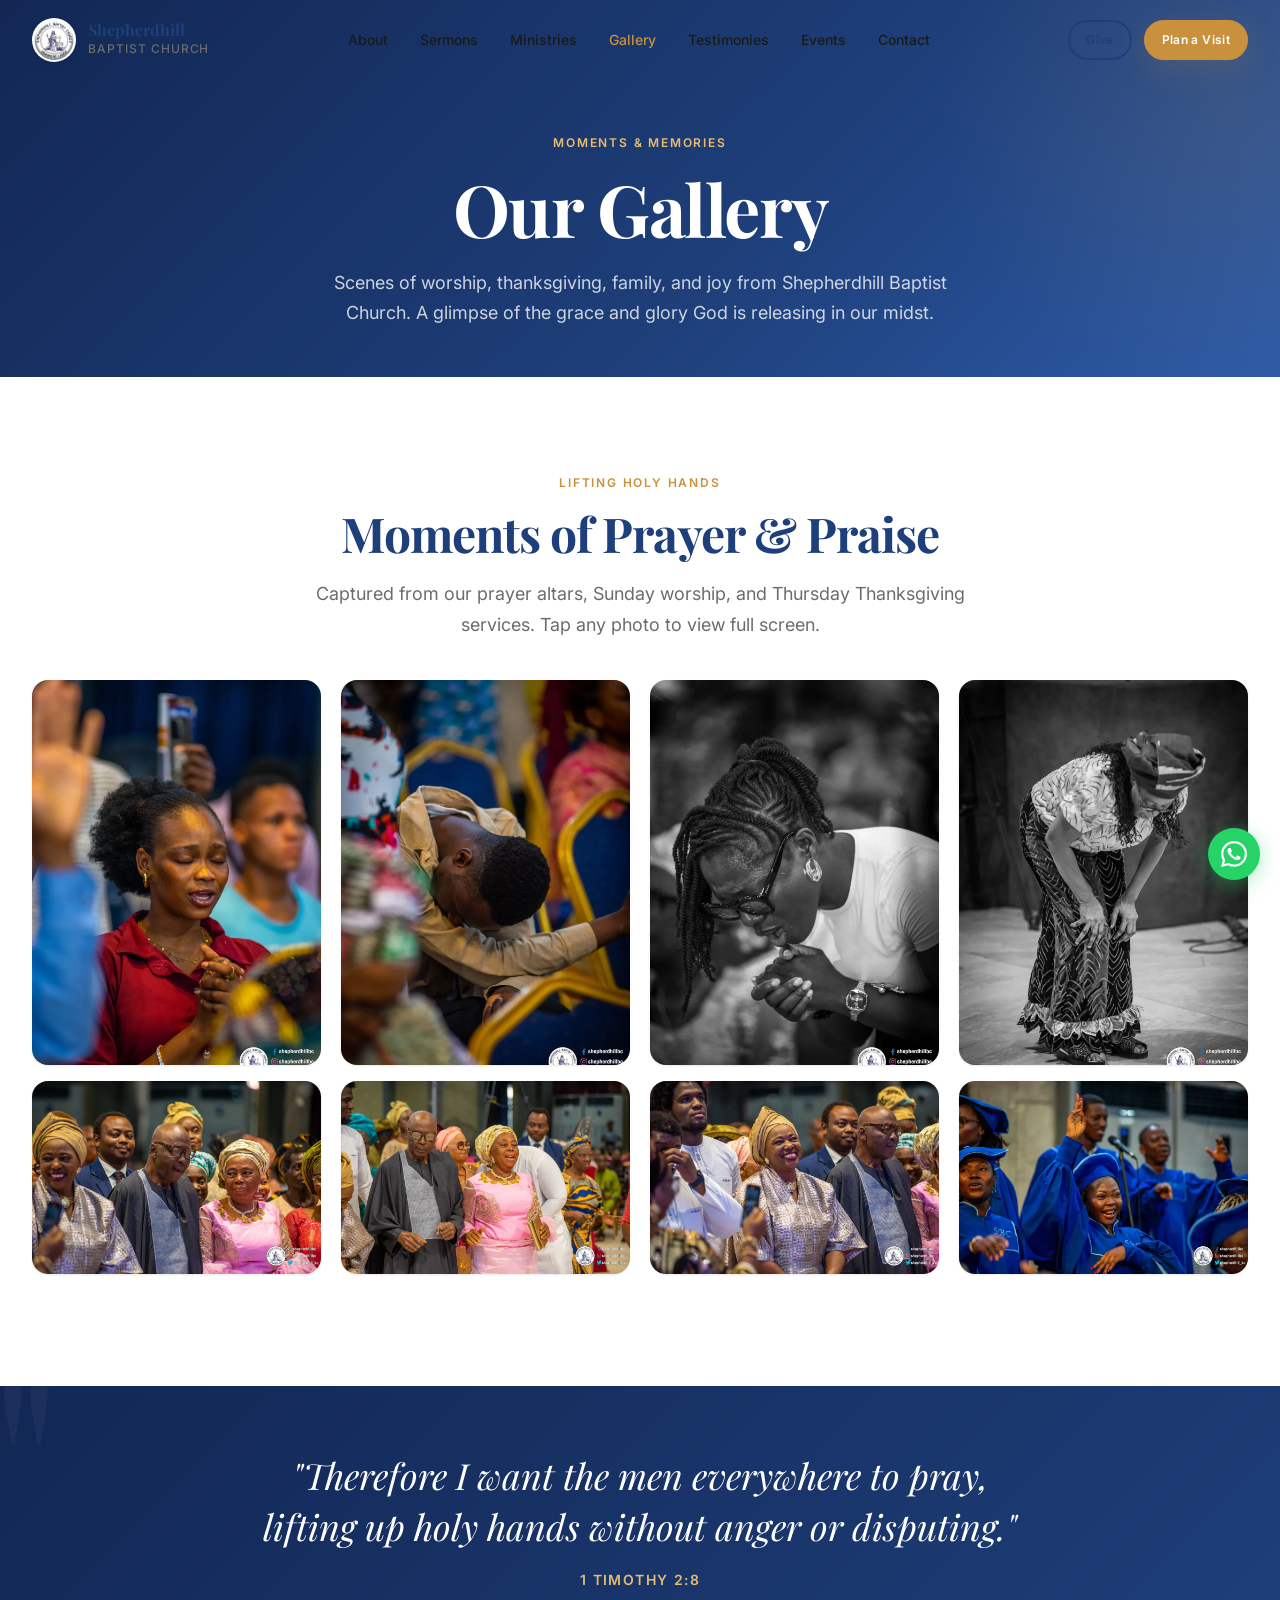
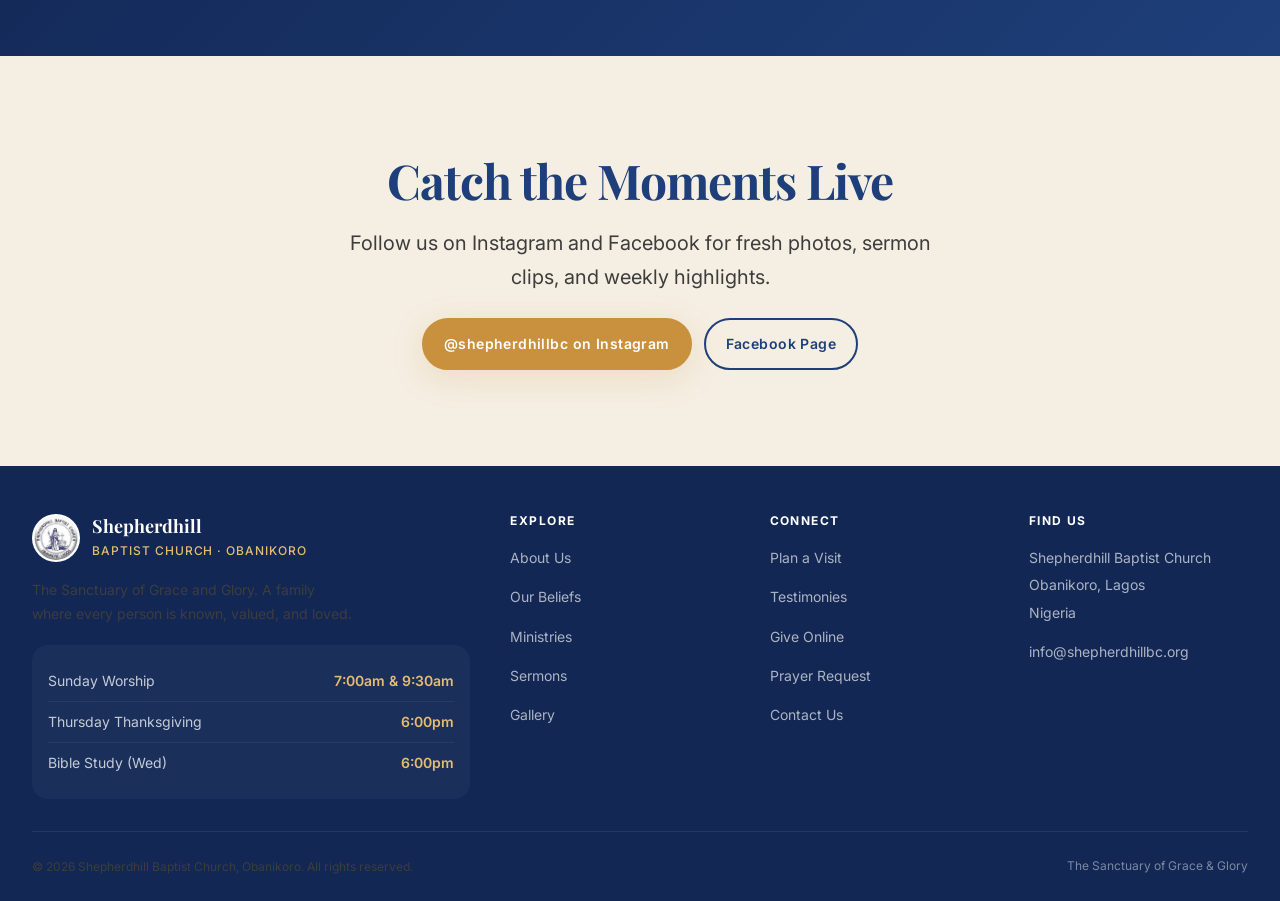
<file: gallery.html>
<!DOCTYPE html>
<html lang="en">
<head>
  <meta charset="UTF-8" />
  <meta name="viewport" content="width=device-width, initial-scale=1.0, viewport-fit=cover" />
  <meta name="theme-color" content="#1E3F7A" />
  <meta name="description" content="Photos from worship services, Thanksgiving Thursdays, and special gatherings at Shepherdhill Baptist Church." />
  <title>Gallery — Shepherdhill Baptist Church</title>
  <link rel="icon" type="image/jpeg" href="assets/logo.jpg" />
  <link rel="apple-touch-icon" href="assets/logo.jpg" />
  <link rel="preconnect" href="https://fonts.googleapis.com" />
  <link rel="preconnect" href="https://fonts.gstatic.com" crossorigin />
  <link href="https://fonts.googleapis.com/css2?family=Playfair+Display:ital,wght@0,700;0,800;1,700&family=Inter:wght@400;500;600;700&display=swap" rel="stylesheet" />
  <link rel="stylesheet" href="css/style.css" />
</head>
<body>

  <nav class="nav" id="main-nav">
    <div class="nav__inner">
      <a href="index.html" class="nav__logo">
        <img src="assets/logo.jpg" alt="Shepherdhill Baptist Church Logo" class="nav__logo-img" />
        <div>
          <div class="nav__logo-text">Shepherdhill</div>
          <div class="nav__logo-sub">Baptist Church</div>
        </div>
      </a>
      <ul class="nav__links">
        <li><a href="about.html" class="nav__link">About</a></li>
        <li><a href="sermons.html" class="nav__link">Sermons</a></li>
        <li><a href="ministries.html" class="nav__link">Ministries</a></li>
        <li><a href="gallery.html" class="nav__link">Gallery</a></li>
        <li><a href="testimonies.html" class="nav__link">Testimonies</a></li>
        <li><a href="events.html" class="nav__link">Events</a></li>
        <li><a href="contact.html" class="nav__link">Contact</a></li>
      </ul>
      <div class="nav__actions">
        <a href="give.html" class="btn btn--secondary btn--sm btn--desktop">Give</a>
        <a href="plan-visit.html" class="btn btn--primary btn--sm">Plan a Visit</a>
        <button class="nav__menu-btn" id="menu-btn" aria-label="Open menu">
          <span></span><span></span><span></span>
        </button>
      </div>
    </div>
  </nav>

  <div class="mobile-nav" id="mobile-nav">
    <button class="mobile-nav__close" id="mobile-nav-close" aria-label="Close menu">✕</button>
    <ul class="mobile-nav__links">
      <li><a href="index.html" class="mobile-nav__link">Home</a></li>
      <li><a href="about.html" class="mobile-nav__link">About</a></li>
      <li><a href="sermons.html" class="mobile-nav__link">Sermons</a></li>
      <li><a href="ministries.html" class="mobile-nav__link">Ministries</a></li>
      <li><a href="gallery.html" class="mobile-nav__link">Gallery</a></li>
      <li><a href="testimonies.html" class="mobile-nav__link">Testimonies</a></li>
      <li><a href="events.html" class="mobile-nav__link">Events</a></li>
      <li><a href="beliefs.html" class="mobile-nav__link">Beliefs</a></li>
      <li><a href="plan-visit.html" class="mobile-nav__link">Plan a Visit</a></li>
      <li><a href="give.html" class="mobile-nav__link">Give</a></li>
      <li><a href="contact.html" class="mobile-nav__link">Contact</a></li>
    </ul>
  </div>

  <main>
    <section class="page-hero">
      <div class="container">
        <span class="page-hero__label">Moments &amp; Memories</span>
        <h1 class="page-hero__title">Our Gallery</h1>
        <p class="page-hero__subtitle">
          Scenes of worship, thanksgiving, family, and joy from Shepherdhill Baptist Church.
          A glimpse of the grace and glory God is releasing in our midst.
        </p>
      </div>
    </section>

    <section class="section">
      <div class="container">
        <div class="section-header section-header--center reveal">
          <span class="section-header__label">Lifting Holy Hands</span>
          <h2 class="section-header__title">Moments of Prayer &amp; Praise</h2>
          <p class="section-header__desc">Captured from our prayer altars, Sunday worship, and Thursday Thanksgiving services. Tap any photo to view full screen.</p>
        </div>

        <div class="gallery reveal">
          <div class="gallery__item" tabindex="0">
            <img src="assets/images/men-pray-4.webp" alt="Sister in worship — eyes closed in surrender" loading="lazy" />
            <div class="gallery__caption">Hearts surrendered in worship</div>
          </div>
          <div class="gallery__item" tabindex="0">
            <img src="assets/images/congregation-2.webp" alt="The Shepherdhill family at Thanksgiving Thursday" loading="lazy" />
            <div class="gallery__caption">Our church family — Thanksgiving Thursday</div>
          </div>
          <div class="gallery__item" tabindex="0">
            <img src="assets/images/men-pray-2.webp" alt="Young brother bowed in deep prayer" loading="lazy" />
            <div class="gallery__caption">Bowed before the Lord</div>
          </div>
          <div class="gallery__item" tabindex="0">
            <img src="assets/images/congregation-1.webp" alt="Elder couple walking in during Thanksgiving service" loading="lazy" />
            <div class="gallery__caption">Walking in His grace</div>
          </div>
          <div class="gallery__item" tabindex="0">
            <img src="assets/images/men-pray-3.webp" alt="Sister in intercession, hands clasped to her face" loading="lazy" />
            <div class="gallery__caption">Intercession at the altar</div>
          </div>
          <div class="gallery__item" tabindex="0">
            <img src="assets/images/congregation-3.webp" alt="Member in joyful praise during service" loading="lazy" />
            <div class="gallery__caption">Joy in the presence of God</div>
          </div>
          <div class="gallery__item" tabindex="0">
            <img src="assets/images/men-pray-1.webp" alt="Mother bowed low in deep prayer" loading="lazy" />
            <div class="gallery__caption">Lifting holy hands, bowed low</div>
          </div>
          <div class="gallery__item" tabindex="0">
            <img src="assets/images/congregation-4.webp" alt="Faces of thanksgiving on Thursday service" loading="lazy" />
            <div class="gallery__caption">Faces of thanksgiving</div>
          </div>
        </div>
      </div>
    </section>

    <div class="scripture-banner">
      <p class="scripture-banner__text">
        "Therefore I want the men everywhere to pray,<br>lifting up holy hands without anger or disputing."
      </p>
      <p class="scripture-banner__ref">1 Timothy 2:8</p>
    </div>

    <section class="section section--warm">
      <div class="container" style="text-align:center;">
        <div class="reveal" style="max-width: 620px; margin: 0 auto;">
          <h2 class="mb-4">Catch the Moments Live</h2>
          <p class="text-lead mb-6">Follow us on Instagram and Facebook for fresh photos, sermon clips, and weekly highlights.</p>
          <div style="display:flex; gap: 12px; justify-content:center; flex-wrap:wrap;">
            <a href="https://instagram.com/shepherdhillbc" class="btn btn--primary" target="_blank" rel="noopener">@shepherdhillbc on Instagram</a>
            <a href="https://facebook.com/shepherdhillbc" class="btn btn--secondary" target="_blank" rel="noopener">Facebook Page</a>
          </div>
        </div>
      </div>
    </section>
  </main>

  <footer class="footer">
    <div class="container">
      <div class="footer__grid">
        <div>
          <a href="index.html" class="footer__logo">
            <img src="assets/logo.jpg" alt="Shepherdhill Baptist Church" class="footer__logo-img" />
            <div>
              <span class="footer__logo-name">Shepherdhill</span>
              <span class="footer__logo-sub">Baptist Church · Obanikoro</span>
            </div>
          </a>
          <p class="footer__tagline">The Sanctuary of Grace and Glory. A family where every person is known, valued, and loved.</p>
          <div class="footer__service-times">
            <div class="footer__service-time"><span>Sunday Worship</span><span>7:00am &amp; 9:30am</span></div>
            <div class="footer__service-time"><span>Thursday Thanksgiving</span><span>6:00pm</span></div>
            <div class="footer__service-time"><span>Bible Study (Wed)</span><span>6:00pm</span></div>
          </div>
        </div>
        <div>
          <h4 class="footer__col-title">Explore</h4>
          <ul class="footer__links">
            <li><a href="about.html" class="footer__link">About Us</a></li>
            <li><a href="beliefs.html" class="footer__link">Our Beliefs</a></li>
            <li><a href="ministries.html" class="footer__link">Ministries</a></li>
            <li><a href="sermons.html" class="footer__link">Sermons</a></li>
            <li><a href="gallery.html" class="footer__link">Gallery</a></li>
          </ul>
        </div>
        <div>
          <h4 class="footer__col-title">Connect</h4>
          <ul class="footer__links">
            <li><a href="plan-visit.html" class="footer__link">Plan a Visit</a></li>
            <li><a href="testimonies.html" class="footer__link">Testimonies</a></li>
            <li><a href="give.html" class="footer__link">Give Online</a></li>
            <li><a href="contact.html#prayer" class="footer__link">Prayer Request</a></li>
            <li><a href="contact.html" class="footer__link">Contact Us</a></li>
          </ul>
        </div>
        <div>
          <h4 class="footer__col-title">Find Us</h4>
          <ul class="footer__links">
            <li><span class="footer__link">Shepherdhill Baptist Church<br>Obanikoro, Lagos<br>Nigeria</span></li>
            <li><a href="mailto:info@shepherdhillbc.org" class="footer__link">info@shepherdhillbc.org</a></li>
          </ul>
        </div>
      </div>
      <div class="footer__bottom">
        <p>© 2026 Shepherdhill Baptist Church, Obanikoro. All rights reserved.</p>
        <div><span>The Sanctuary of Grace &amp; Glory</span></div>
      </div>
    </div>
  </footer>

  <a href="https://wa.me/2348000000000" class="whatsapp-float" target="_blank" rel="noopener" aria-label="Chat on WhatsApp">
    <svg viewBox="0 0 24 24"><path d="M17.472 14.382c-.297-.149-1.758-.867-2.03-.967-.273-.099-.471-.148-.67.15-.197.297-.767.966-.94 1.164-.173.199-.347.223-.644.075-.297-.15-1.255-.463-2.39-1.475-.883-.788-1.48-1.761-1.653-2.059-.173-.297-.018-.458.13-.606.134-.133.298-.347.446-.52.149-.174.198-.298.298-.497.099-.198.05-.371-.025-.52-.075-.149-.669-1.612-.916-2.207-.242-.579-.487-.5-.669-.51-.173-.008-.371-.01-.57-.01-.198 0-.52.074-.792.372-.272.297-1.04 1.016-1.04 2.479 0 1.462 1.065 2.875 1.213 3.074.149.198 2.096 3.2 5.077 4.487.709.306 1.262.489 1.694.625.712.227 1.36.195 1.871.118.571-.085 1.758-.719 2.006-1.413.248-.694.248-1.289.173-1.413-.074-.124-.272-.198-.57-.347m-5.421 7.403h-.004a9.87 9.87 0 0 1-5.031-1.378l-.361-.214-3.741.982.998-3.648-.235-.374a9.86 9.86 0 0 1-1.51-5.26c.001-5.45 4.436-9.884 9.888-9.884 2.64 0 5.122 1.03 6.988 2.898a9.825 9.825 0 0 1 2.893 6.994c-.003 5.45-4.437 9.884-9.885 9.884m8.413-18.297A11.815 11.815 0 0 0 12.05 0C5.495 0 .16 5.335.157 11.892c0 2.096.547 4.142 1.588 5.945L.057 24l6.305-1.654a11.882 11.882 0 0 0 5.683 1.448h.005c6.554 0 11.89-5.335 11.893-11.893a11.821 11.821 0 0 0-3.48-8.413z"/></svg>
  </a>

  <script src="js/main.js"></script>
</body>
</html>
</file>
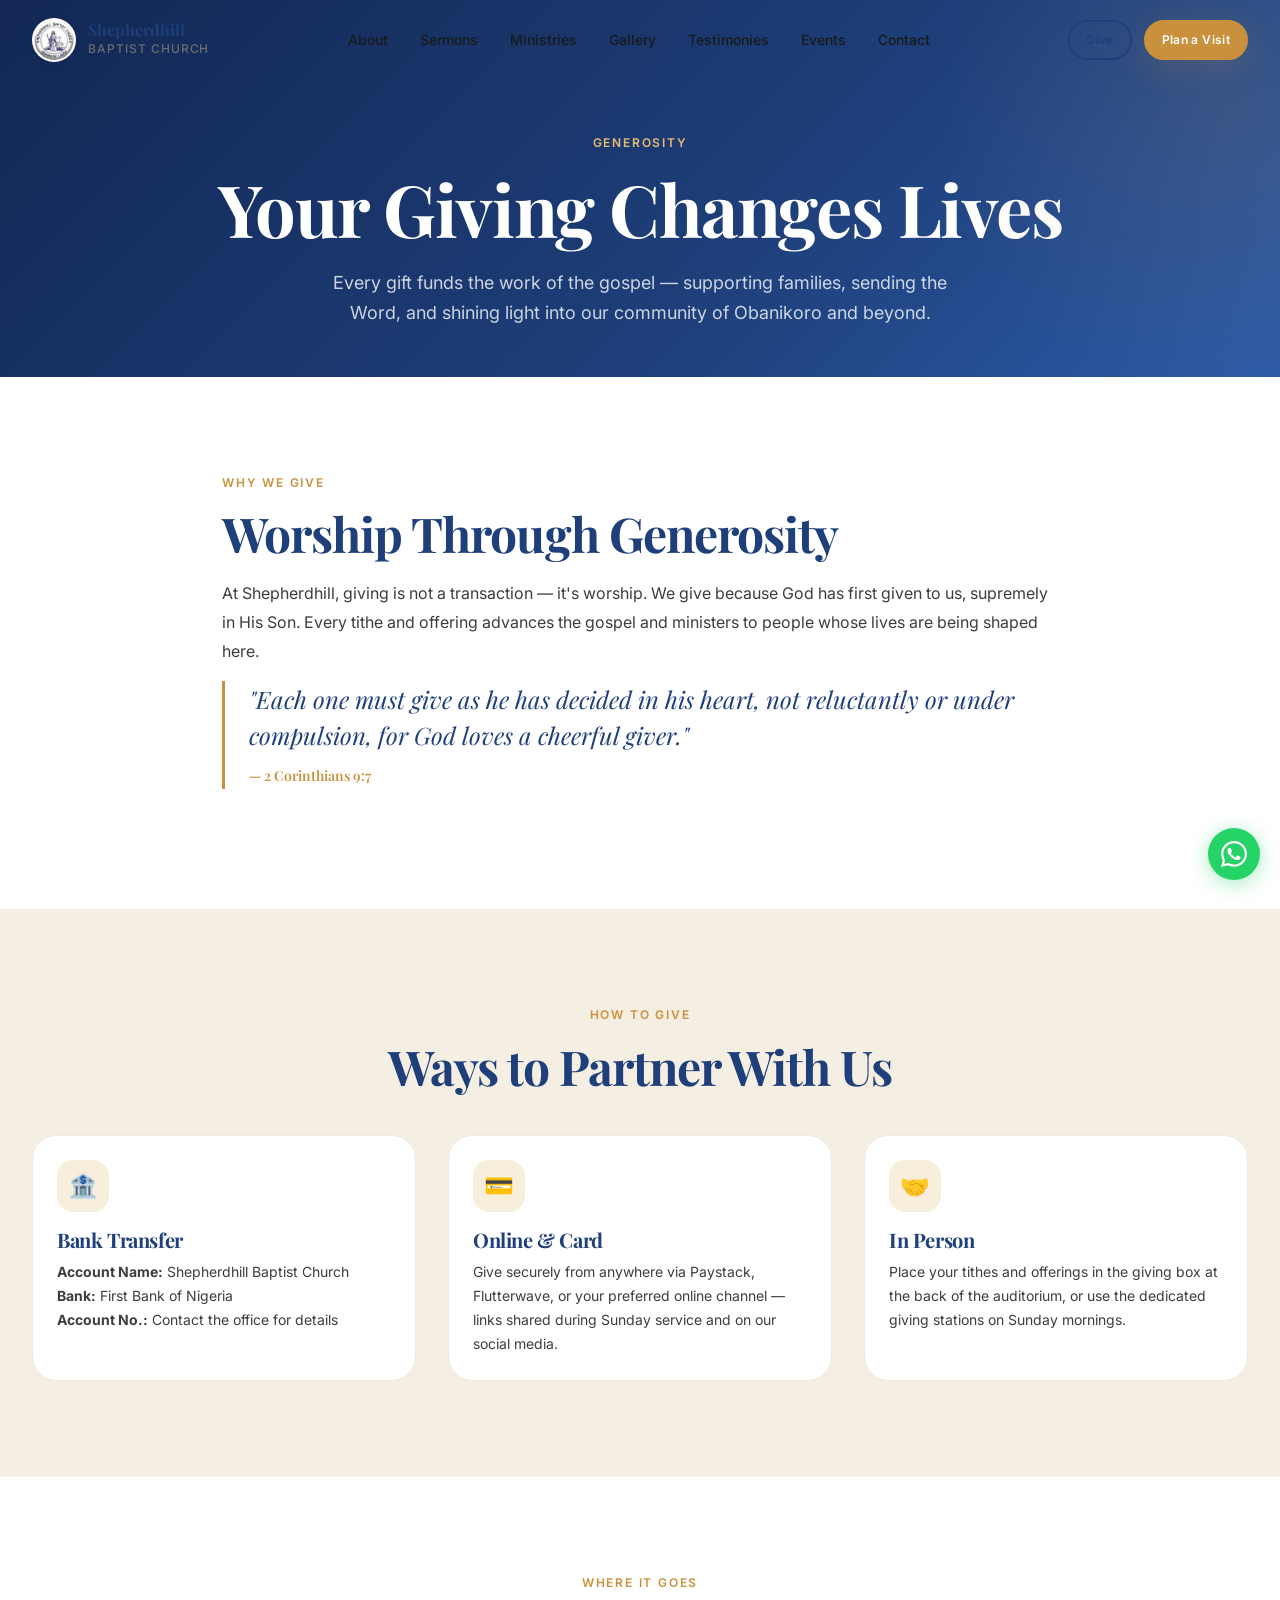
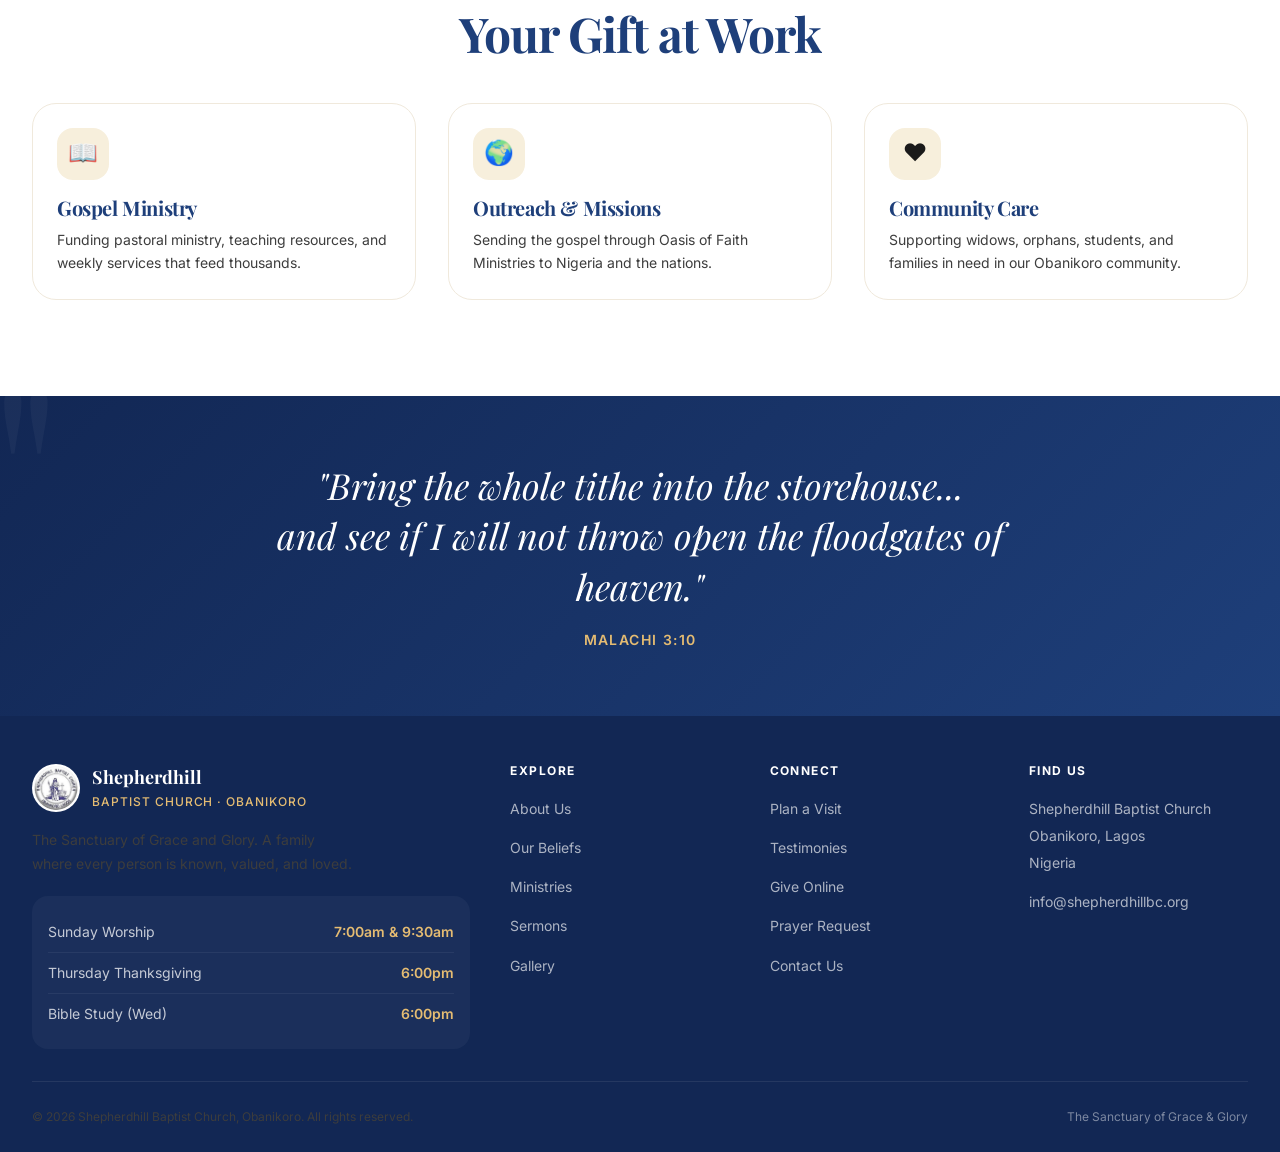
<file: give.html>
<!DOCTYPE html>
<html lang="en">
<head>
  <meta charset="UTF-8" />
  <meta name="viewport" content="width=device-width, initial-scale=1.0, viewport-fit=cover" />
  <meta name="theme-color" content="#1E3F7A" />
  <meta name="description" content="Support the mission of Shepherdhill Baptist Church through online giving, bank transfer, or in person." />
  <title>Give — Shepherdhill Baptist Church</title>
  <link rel="icon" type="image/jpeg" href="assets/logo.jpg" />
  <link rel="apple-touch-icon" href="assets/logo.jpg" />
  <link rel="preconnect" href="https://fonts.googleapis.com" />
  <link rel="preconnect" href="https://fonts.gstatic.com" crossorigin />
  <link href="https://fonts.googleapis.com/css2?family=Playfair+Display:ital,wght@0,700;0,800;1,700&family=Inter:wght@400;500;600;700&display=swap" rel="stylesheet" />
  <link rel="stylesheet" href="css/style.css" />
</head>
<body>

  <nav class="nav" id="main-nav">
    <div class="nav__inner">
      <a href="index.html" class="nav__logo">
        <img src="assets/logo.jpg" alt="Shepherdhill Baptist Church Logo" class="nav__logo-img" />
        <div>
          <div class="nav__logo-text">Shepherdhill</div>
          <div class="nav__logo-sub">Baptist Church</div>
        </div>
      </a>
      <ul class="nav__links">
        <li><a href="about.html" class="nav__link">About</a></li>
        <li><a href="sermons.html" class="nav__link">Sermons</a></li>
        <li><a href="ministries.html" class="nav__link">Ministries</a></li>
        <li><a href="gallery.html" class="nav__link">Gallery</a></li>
        <li><a href="testimonies.html" class="nav__link">Testimonies</a></li>
        <li><a href="events.html" class="nav__link">Events</a></li>
        <li><a href="contact.html" class="nav__link">Contact</a></li>
      </ul>
      <div class="nav__actions">
        <a href="give.html" class="btn btn--secondary btn--sm btn--desktop">Give</a>
        <a href="plan-visit.html" class="btn btn--primary btn--sm">Plan a Visit</a>
        <button class="nav__menu-btn" id="menu-btn" aria-label="Open menu">
          <span></span><span></span><span></span>
        </button>
      </div>
    </div>
  </nav>

  <div class="mobile-nav" id="mobile-nav">
    <button class="mobile-nav__close" id="mobile-nav-close" aria-label="Close menu">✕</button>
    <ul class="mobile-nav__links">
      <li><a href="index.html" class="mobile-nav__link">Home</a></li>
      <li><a href="about.html" class="mobile-nav__link">About</a></li>
      <li><a href="sermons.html" class="mobile-nav__link">Sermons</a></li>
      <li><a href="ministries.html" class="mobile-nav__link">Ministries</a></li>
      <li><a href="gallery.html" class="mobile-nav__link">Gallery</a></li>
      <li><a href="testimonies.html" class="mobile-nav__link">Testimonies</a></li>
      <li><a href="events.html" class="mobile-nav__link">Events</a></li>
      <li><a href="beliefs.html" class="mobile-nav__link">Beliefs</a></li>
      <li><a href="plan-visit.html" class="mobile-nav__link">Plan a Visit</a></li>
      <li><a href="give.html" class="mobile-nav__link">Give</a></li>
      <li><a href="contact.html" class="mobile-nav__link">Contact</a></li>
    </ul>
  </div>

  <main>
    <section class="page-hero">
      <div class="container">
        <span class="page-hero__label">Generosity</span>
        <h1 class="page-hero__title">Your Giving Changes Lives</h1>
        <p class="page-hero__subtitle">
          Every gift funds the work of the gospel — supporting families, sending the Word,
          and shining light into our community of Obanikoro and beyond.
        </p>
      </div>
    </section>

    <section class="section">
      <div class="container container--narrow">
        <div class="reveal">
          <span class="section-header__label">Why We Give</span>
          <h2 class="mb-4">Worship Through Generosity</h2>
          <p class="mb-4">
            At Shepherdhill, giving is not a transaction — it's worship. We give because
            God has first given to us, supremely in His Son. Every tithe and offering
            advances the gospel and ministers to people whose lives are being shaped here.
          </p>
          <blockquote class="mb-6">
            "Each one must give as he has decided in his heart, not reluctantly or under
            compulsion, for God loves a cheerful giver."
            <br><span style="font-size: 0.875rem; color: var(--color-accent); font-style: normal; font-weight: 600;">— 2 Corinthians 9:7</span>
          </blockquote>
        </div>
      </div>
    </section>

    <section class="section section--warm" id="bank">
      <div class="container">
        <div class="section-header section-header--center reveal">
          <span class="section-header__label">How to Give</span>
          <h2 class="section-header__title">Ways to Partner With Us</h2>
        </div>

        <div class="grid grid-3 reveal">
          <div class="ministry-card">
            <div class="ministry-card__icon">🏦</div>
            <h3 class="ministry-card__title">Bank Transfer</h3>
            <p class="ministry-card__desc">
              <strong>Account Name:</strong> Shepherdhill Baptist Church<br>
              <strong>Bank:</strong> First Bank of Nigeria<br>
              <strong>Account No.:</strong> Contact the office for details
            </p>
          </div>
          <div class="ministry-card">
            <div class="ministry-card__icon">💳</div>
            <h3 class="ministry-card__title">Online &amp; Card</h3>
            <p class="ministry-card__desc">Give securely from anywhere via Paystack, Flutterwave, or your preferred online channel — links shared during Sunday service and on our social media.</p>
          </div>
          <div class="ministry-card">
            <div class="ministry-card__icon">🤝</div>
            <h3 class="ministry-card__title">In Person</h3>
            <p class="ministry-card__desc">Place your tithes and offerings in the giving box at the back of the auditorium, or use the dedicated giving stations on Sunday mornings.</p>
          </div>
        </div>
      </div>
    </section>

    <section class="section">
      <div class="container">
        <div class="section-header section-header--center reveal">
          <span class="section-header__label">Where It Goes</span>
          <h2 class="section-header__title">Your Gift at Work</h2>
        </div>

        <div class="grid grid-3 reveal">
          <div class="ministry-card">
            <div class="ministry-card__icon">📖</div>
            <h3 class="ministry-card__title">Gospel Ministry</h3>
            <p class="ministry-card__desc">Funding pastoral ministry, teaching resources, and weekly services that feed thousands.</p>
          </div>
          <div class="ministry-card">
            <div class="ministry-card__icon">🌍</div>
            <h3 class="ministry-card__title">Outreach &amp; Missions</h3>
            <p class="ministry-card__desc">Sending the gospel through Oasis of Faith Ministries to Nigeria and the nations.</p>
          </div>
          <div class="ministry-card">
            <div class="ministry-card__icon">❤️</div>
            <h3 class="ministry-card__title">Community Care</h3>
            <p class="ministry-card__desc">Supporting widows, orphans, students, and families in need in our Obanikoro community.</p>
          </div>
        </div>
      </div>
    </section>

    <div class="scripture-banner">
      <p class="scripture-banner__text">
        "Bring the whole tithe into the storehouse...<br>
        and see if I will not throw open the floodgates of heaven."
      </p>
      <p class="scripture-banner__ref">Malachi 3:10</p>
    </div>
  </main>

  <footer class="footer">
    <div class="container">
      <div class="footer__grid">
        <div>
          <a href="index.html" class="footer__logo">
            <img src="assets/logo.jpg" alt="Shepherdhill Baptist Church" class="footer__logo-img" />
            <div>
              <span class="footer__logo-name">Shepherdhill</span>
              <span class="footer__logo-sub">Baptist Church · Obanikoro</span>
            </div>
          </a>
          <p class="footer__tagline">The Sanctuary of Grace and Glory. A family where every person is known, valued, and loved.</p>
          <div class="footer__service-times">
            <div class="footer__service-time"><span>Sunday Worship</span><span>7:00am &amp; 9:30am</span></div>
            <div class="footer__service-time"><span>Thursday Thanksgiving</span><span>6:00pm</span></div>
            <div class="footer__service-time"><span>Bible Study (Wed)</span><span>6:00pm</span></div>
          </div>
        </div>
        <div>
          <h4 class="footer__col-title">Explore</h4>
          <ul class="footer__links">
            <li><a href="about.html" class="footer__link">About Us</a></li>
            <li><a href="beliefs.html" class="footer__link">Our Beliefs</a></li>
            <li><a href="ministries.html" class="footer__link">Ministries</a></li>
            <li><a href="sermons.html" class="footer__link">Sermons</a></li>
            <li><a href="gallery.html" class="footer__link">Gallery</a></li>
          </ul>
        </div>
        <div>
          <h4 class="footer__col-title">Connect</h4>
          <ul class="footer__links">
            <li><a href="plan-visit.html" class="footer__link">Plan a Visit</a></li>
            <li><a href="testimonies.html" class="footer__link">Testimonies</a></li>
            <li><a href="give.html" class="footer__link">Give Online</a></li>
            <li><a href="contact.html#prayer" class="footer__link">Prayer Request</a></li>
            <li><a href="contact.html" class="footer__link">Contact Us</a></li>
          </ul>
        </div>
        <div>
          <h4 class="footer__col-title">Find Us</h4>
          <ul class="footer__links">
            <li><span class="footer__link">Shepherdhill Baptist Church<br>Obanikoro, Lagos<br>Nigeria</span></li>
            <li><a href="mailto:info@shepherdhillbc.org" class="footer__link">info@shepherdhillbc.org</a></li>
          </ul>
        </div>
      </div>
      <div class="footer__bottom">
        <p>© 2026 Shepherdhill Baptist Church, Obanikoro. All rights reserved.</p>
        <div><span>The Sanctuary of Grace &amp; Glory</span></div>
      </div>
    </div>
  </footer>

  <a href="https://wa.me/2348000000000" class="whatsapp-float" target="_blank" rel="noopener" aria-label="Chat on WhatsApp">
    <svg viewBox="0 0 24 24"><path d="M17.472 14.382c-.297-.149-1.758-.867-2.03-.967-.273-.099-.471-.148-.67.15-.197.297-.767.966-.94 1.164-.173.199-.347.223-.644.075-.297-.15-1.255-.463-2.39-1.475-.883-.788-1.48-1.761-1.653-2.059-.173-.297-.018-.458.13-.606.134-.133.298-.347.446-.52.149-.174.198-.298.298-.497.099-.198.05-.371-.025-.52-.075-.149-.669-1.612-.916-2.207-.242-.579-.487-.5-.669-.51-.173-.008-.371-.01-.57-.01-.198 0-.52.074-.792.372-.272.297-1.04 1.016-1.04 2.479 0 1.462 1.065 2.875 1.213 3.074.149.198 2.096 3.2 5.077 4.487.709.306 1.262.489 1.694.625.712.227 1.36.195 1.871.118.571-.085 1.758-.719 2.006-1.413.248-.694.248-1.289.173-1.413-.074-.124-.272-.198-.57-.347m-5.421 7.403h-.004a9.87 9.87 0 0 1-5.031-1.378l-.361-.214-3.741.982.998-3.648-.235-.374a9.86 9.86 0 0 1-1.51-5.26c.001-5.45 4.436-9.884 9.888-9.884 2.64 0 5.122 1.03 6.988 2.898a9.825 9.825 0 0 1 2.893 6.994c-.003 5.45-4.437 9.884-9.885 9.884m8.413-18.297A11.815 11.815 0 0 0 12.05 0C5.495 0 .16 5.335.157 11.892c0 2.096.547 4.142 1.588 5.945L.057 24l6.305-1.654a11.882 11.882 0 0 0 5.683 1.448h.005c6.554 0 11.89-5.335 11.893-11.893a11.821 11.821 0 0 0-3.48-8.413z"/></svg>
  </a>

  <script src="js/main.js"></script>
</body>
</html>
</file>
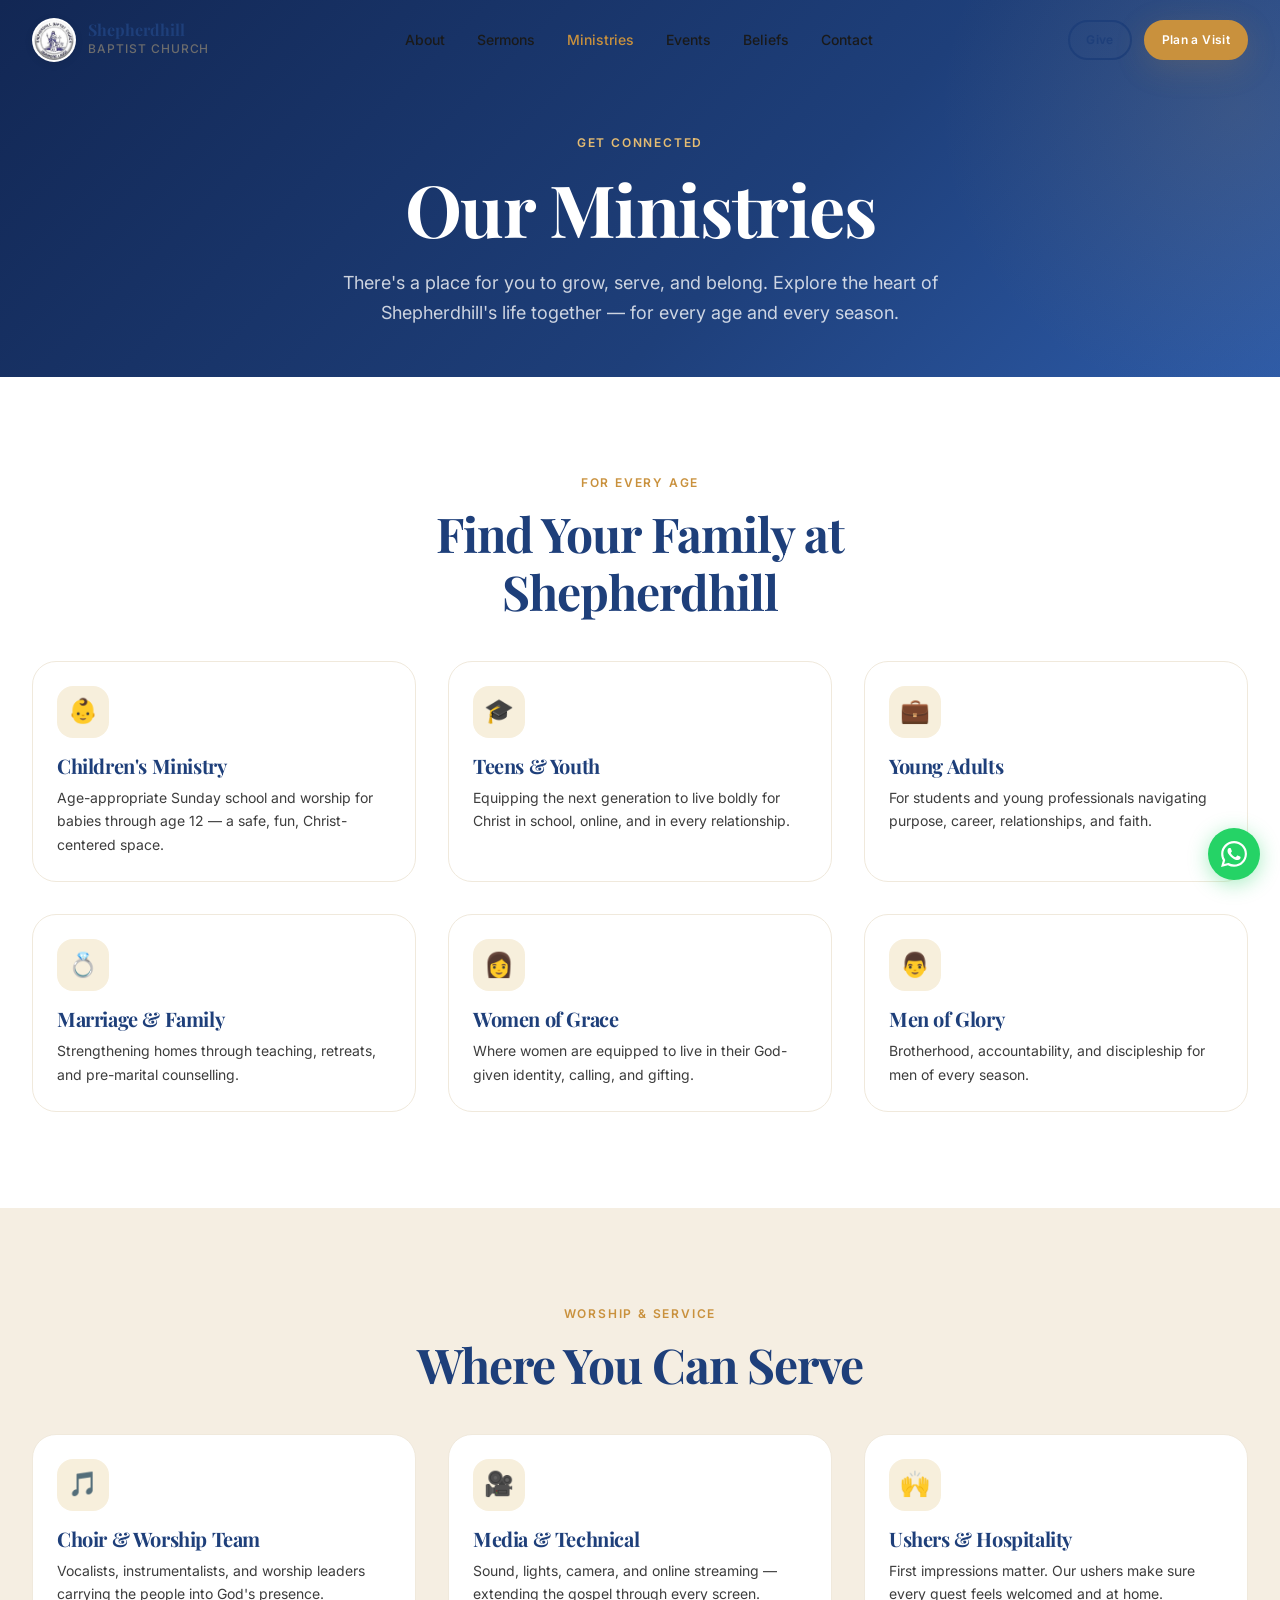
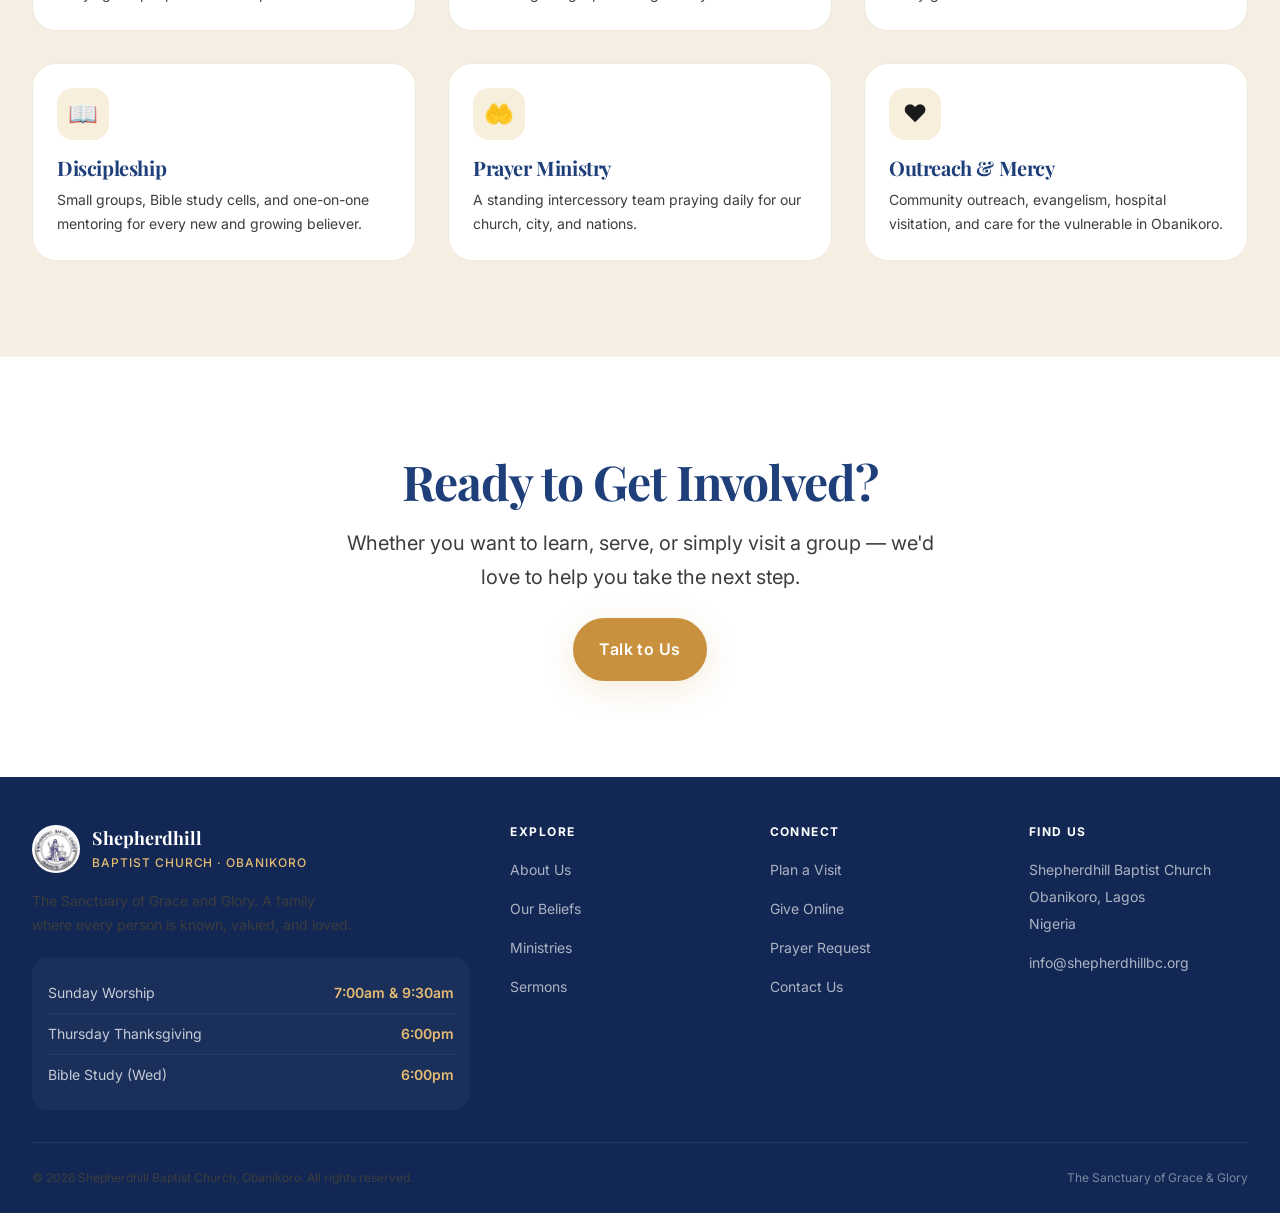
<file: ministries.html>
<!DOCTYPE html>
<html lang="en">
<head>
  <meta charset="UTF-8" />
  <meta name="viewport" content="width=device-width, initial-scale=1.0, viewport-fit=cover" />
  <meta name="theme-color" content="#1E3F7A" />
  <meta name="description" content="The ministries of Shepherdhill Baptist Church — for every age, every season, every call." />
  <title>Ministries — Shepherdhill Baptist Church</title>
  <link rel="icon" type="image/jpeg" href="assets/logo.jpg" />
  <link rel="preconnect" href="https://fonts.googleapis.com" />
  <link rel="preconnect" href="https://fonts.gstatic.com" crossorigin />
  <link href="https://fonts.googleapis.com/css2?family=Playfair+Display:ital,wght@0,700;0,800;1,700&family=Inter:wght@400;500;600;700&display=swap" rel="stylesheet" />
  <link rel="stylesheet" href="css/style.css" />
</head>
<body>

  <nav class="nav" id="main-nav">
    <div class="nav__inner">
      <a href="index.html" class="nav__logo">
        <img src="assets/logo.jpg" alt="Shepherdhill Baptist Church Logo" class="nav__logo-img" />
        <div>
          <div class="nav__logo-text">Shepherdhill</div>
          <div class="nav__logo-sub">Baptist Church</div>
        </div>
      </a>
      <ul class="nav__links">
        <li><a href="about.html" class="nav__link">About</a></li>
        <li><a href="sermons.html" class="nav__link">Sermons</a></li>
        <li><a href="ministries.html" class="nav__link">Ministries</a></li>
        <li><a href="events.html" class="nav__link">Events</a></li>
        <li><a href="beliefs.html" class="nav__link">Beliefs</a></li>
        <li><a href="contact.html" class="nav__link">Contact</a></li>
      </ul>
      <div class="nav__actions">
        <a href="give.html" class="btn btn--secondary btn--sm btn--desktop">Give</a>
        <a href="plan-visit.html" class="btn btn--primary btn--sm">Plan a Visit</a>
        <button class="nav__menu-btn" id="menu-btn" aria-label="Open menu">
          <span></span><span></span><span></span>
        </button>
      </div>
    </div>
  </nav>

  <div class="mobile-nav" id="mobile-nav">
    <button class="mobile-nav__close" id="mobile-nav-close" aria-label="Close menu">✕</button>
    <ul class="mobile-nav__links">
      <li><a href="index.html" class="mobile-nav__link">Home</a></li>
      <li><a href="about.html" class="mobile-nav__link">About</a></li>
      <li><a href="sermons.html" class="mobile-nav__link">Sermons</a></li>
      <li><a href="ministries.html" class="mobile-nav__link">Ministries</a></li>
      <li><a href="events.html" class="mobile-nav__link">Events</a></li>
      <li><a href="beliefs.html" class="mobile-nav__link">Beliefs</a></li>
      <li><a href="plan-visit.html" class="mobile-nav__link">Plan a Visit</a></li>
      <li><a href="give.html" class="mobile-nav__link">Give</a></li>
      <li><a href="contact.html" class="mobile-nav__link">Contact</a></li>
    </ul>
  </div>

  <main>
    <section class="page-hero">
      <div class="container">
        <span class="page-hero__label">Get Connected</span>
        <h1 class="page-hero__title">Our Ministries</h1>
        <p class="page-hero__subtitle">
          There's a place for you to grow, serve, and belong. Explore the heart of
          Shepherdhill's life together — for every age and every season.
        </p>
      </div>
    </section>

    <section class="section">
      <div class="container">
        <div class="section-header section-header--center reveal">
          <span class="section-header__label">For Every Age</span>
          <h2 class="section-header__title">Find Your Family at Shepherdhill</h2>
        </div>

        <div class="grid grid-3 reveal">
          <div class="ministry-card">
            <div class="ministry-card__icon">👶</div>
            <h3 class="ministry-card__title">Children's Ministry</h3>
            <p class="ministry-card__desc">Age-appropriate Sunday school and worship for babies through age 12 — a safe, fun, Christ-centered space.</p>
          </div>
          <div class="ministry-card">
            <div class="ministry-card__icon">🎓</div>
            <h3 class="ministry-card__title">Teens &amp; Youth</h3>
            <p class="ministry-card__desc">Equipping the next generation to live boldly for Christ in school, online, and in every relationship.</p>
          </div>
          <div class="ministry-card">
            <div class="ministry-card__icon">💼</div>
            <h3 class="ministry-card__title">Young Adults</h3>
            <p class="ministry-card__desc">For students and young professionals navigating purpose, career, relationships, and faith.</p>
          </div>
          <div class="ministry-card">
            <div class="ministry-card__icon">💍</div>
            <h3 class="ministry-card__title">Marriage &amp; Family</h3>
            <p class="ministry-card__desc">Strengthening homes through teaching, retreats, and pre-marital counselling.</p>
          </div>
          <div class="ministry-card">
            <div class="ministry-card__icon">👩</div>
            <h3 class="ministry-card__title">Women of Grace</h3>
            <p class="ministry-card__desc">Where women are equipped to live in their God-given identity, calling, and gifting.</p>
          </div>
          <div class="ministry-card">
            <div class="ministry-card__icon">👨</div>
            <h3 class="ministry-card__title">Men of Glory</h3>
            <p class="ministry-card__desc">Brotherhood, accountability, and discipleship for men of every season.</p>
          </div>
        </div>
      </div>
    </section>

    <section class="section section--warm">
      <div class="container">
        <div class="section-header section-header--center reveal">
          <span class="section-header__label">Worship &amp; Service</span>
          <h2 class="section-header__title">Where You Can Serve</h2>
        </div>

        <div class="grid grid-3 reveal">
          <div class="ministry-card">
            <div class="ministry-card__icon">🎵</div>
            <h3 class="ministry-card__title">Choir &amp; Worship Team</h3>
            <p class="ministry-card__desc">Vocalists, instrumentalists, and worship leaders carrying the people into God's presence.</p>
          </div>
          <div class="ministry-card">
            <div class="ministry-card__icon">🎥</div>
            <h3 class="ministry-card__title">Media &amp; Technical</h3>
            <p class="ministry-card__desc">Sound, lights, camera, and online streaming — extending the gospel through every screen.</p>
          </div>
          <div class="ministry-card">
            <div class="ministry-card__icon">🙌</div>
            <h3 class="ministry-card__title">Ushers &amp; Hospitality</h3>
            <p class="ministry-card__desc">First impressions matter. Our ushers make sure every guest feels welcomed and at home.</p>
          </div>
          <div class="ministry-card">
            <div class="ministry-card__icon">📖</div>
            <h3 class="ministry-card__title">Discipleship</h3>
            <p class="ministry-card__desc">Small groups, Bible study cells, and one-on-one mentoring for every new and growing believer.</p>
          </div>
          <div class="ministry-card">
            <div class="ministry-card__icon">🤲</div>
            <h3 class="ministry-card__title">Prayer Ministry</h3>
            <p class="ministry-card__desc">A standing intercessory team praying daily for our church, city, and nations.</p>
          </div>
          <div class="ministry-card">
            <div class="ministry-card__icon">❤️</div>
            <h3 class="ministry-card__title">Outreach &amp; Mercy</h3>
            <p class="ministry-card__desc">Community outreach, evangelism, hospital visitation, and care for the vulnerable in Obanikoro.</p>
          </div>
        </div>
      </div>
    </section>

    <section class="section">
      <div class="container" style="text-align:center;">
        <div class="reveal" style="max-width: 620px; margin: 0 auto;">
          <h2 class="mb-4">Ready to Get Involved?</h2>
          <p class="text-lead mb-6">
            Whether you want to learn, serve, or simply visit a group — we'd love to help you take the next step.
          </p>
          <a href="contact.html" class="btn btn--primary btn--lg">Talk to Us</a>
        </div>
      </div>
    </section>
  </main>

  <footer class="footer">
    <div class="container">
      <div class="footer__grid">
        <div>
          <a href="index.html" class="footer__logo">
            <img src="assets/logo.jpg" alt="Shepherdhill Baptist Church" class="footer__logo-img" />
            <div>
              <span class="footer__logo-name">Shepherdhill</span>
              <span class="footer__logo-sub">Baptist Church · Obanikoro</span>
            </div>
          </a>
          <p class="footer__tagline">The Sanctuary of Grace and Glory. A family where every person is known, valued, and loved.</p>
          <div class="footer__service-times">
            <div class="footer__service-time"><span>Sunday Worship</span><span>7:00am &amp; 9:30am</span></div>
            <div class="footer__service-time"><span>Thursday Thanksgiving</span><span>6:00pm</span></div>
            <div class="footer__service-time"><span>Bible Study (Wed)</span><span>6:00pm</span></div>
          </div>
        </div>
        <div>
          <h4 class="footer__col-title">Explore</h4>
          <ul class="footer__links">
            <li><a href="about.html" class="footer__link">About Us</a></li>
            <li><a href="beliefs.html" class="footer__link">Our Beliefs</a></li>
            <li><a href="ministries.html" class="footer__link">Ministries</a></li>
            <li><a href="sermons.html" class="footer__link">Sermons</a></li>
          </ul>
        </div>
        <div>
          <h4 class="footer__col-title">Connect</h4>
          <ul class="footer__links">
            <li><a href="plan-visit.html" class="footer__link">Plan a Visit</a></li>
            <li><a href="give.html" class="footer__link">Give Online</a></li>
            <li><a href="contact.html#prayer" class="footer__link">Prayer Request</a></li>
            <li><a href="contact.html" class="footer__link">Contact Us</a></li>
          </ul>
        </div>
        <div>
          <h4 class="footer__col-title">Find Us</h4>
          <ul class="footer__links">
            <li><span class="footer__link">Shepherdhill Baptist Church<br>Obanikoro, Lagos<br>Nigeria</span></li>
            <li><a href="mailto:info@shepherdhillbc.org" class="footer__link">info@shepherdhillbc.org</a></li>
          </ul>
        </div>
      </div>
      <div class="footer__bottom">
        <p>© 2026 Shepherdhill Baptist Church, Obanikoro. All rights reserved.</p>
        <div><span>The Sanctuary of Grace &amp; Glory</span></div>
      </div>
    </div>
  </footer>

  <a href="https://wa.me/2348000000000" class="whatsapp-float" target="_blank" rel="noopener" aria-label="Chat on WhatsApp">
    <svg viewBox="0 0 24 24"><path d="M17.472 14.382c-.297-.149-1.758-.867-2.03-.967-.273-.099-.471-.148-.67.15-.197.297-.767.966-.94 1.164-.173.199-.347.223-.644.075-.297-.15-1.255-.463-2.39-1.475-.883-.788-1.48-1.761-1.653-2.059-.173-.297-.018-.458.13-.606.134-.133.298-.347.446-.52.149-.174.198-.298.298-.497.099-.198.05-.371-.025-.52-.075-.149-.669-1.612-.916-2.207-.242-.579-.487-.5-.669-.51-.173-.008-.371-.01-.57-.01-.198 0-.52.074-.792.372-.272.297-1.04 1.016-1.04 2.479 0 1.462 1.065 2.875 1.213 3.074.149.198 2.096 3.2 5.077 4.487.709.306 1.262.489 1.694.625.712.227 1.36.195 1.871.118.571-.085 1.758-.719 2.006-1.413.248-.694.248-1.289.173-1.413-.074-.124-.272-.198-.57-.347m-5.421 7.403h-.004a9.87 9.87 0 0 1-5.031-1.378l-.361-.214-3.741.982.998-3.648-.235-.374a9.86 9.86 0 0 1-1.51-5.26c.001-5.45 4.436-9.884 9.888-9.884 2.64 0 5.122 1.03 6.988 2.898a9.825 9.825 0 0 1 2.893 6.994c-.003 5.45-4.437 9.884-9.885 9.884m8.413-18.297A11.815 11.815 0 0 0 12.05 0C5.495 0 .16 5.335.157 11.892c0 2.096.547 4.142 1.588 5.945L.057 24l6.305-1.654a11.882 11.882 0 0 0 5.683 1.448h.005c6.554 0 11.89-5.335 11.893-11.893a11.821 11.821 0 0 0-3.48-8.413z"/></svg>
  </a>

  <script src="js/main.js"></script>
</body>
</html>
</file>
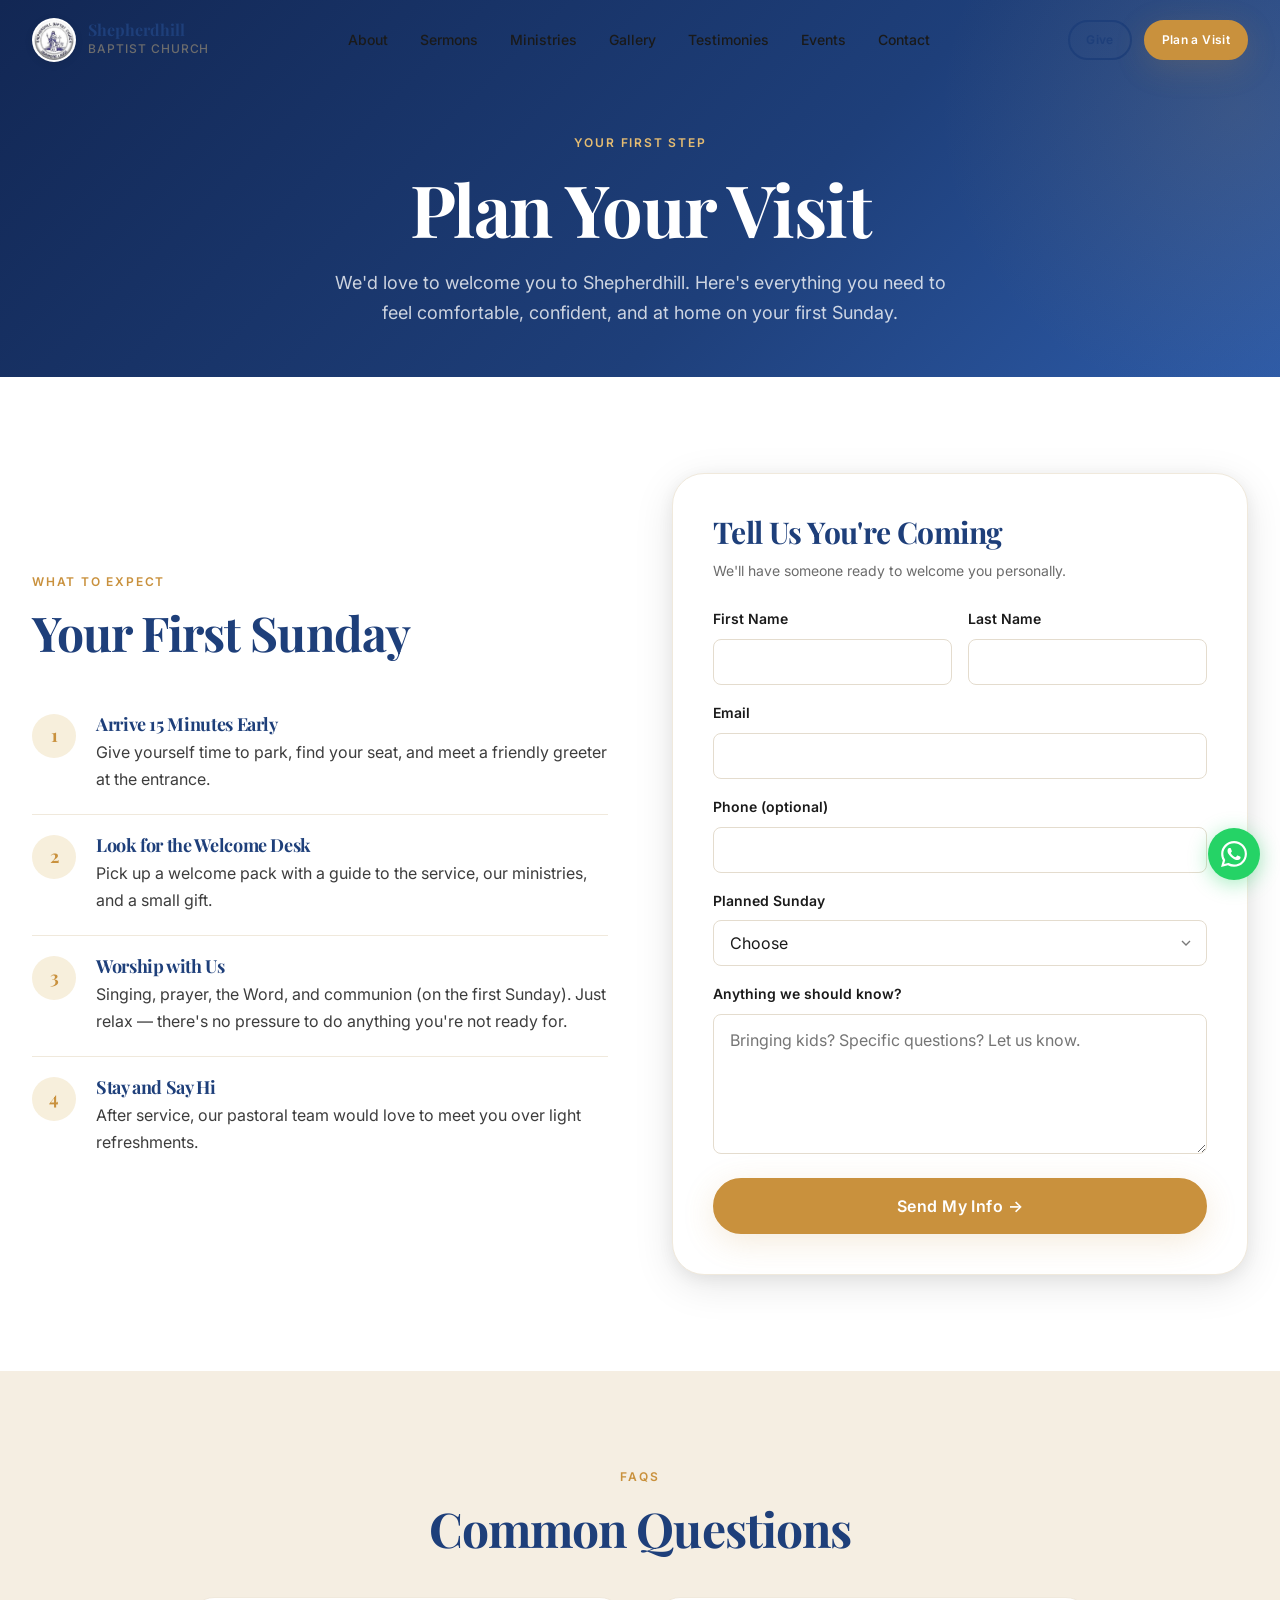
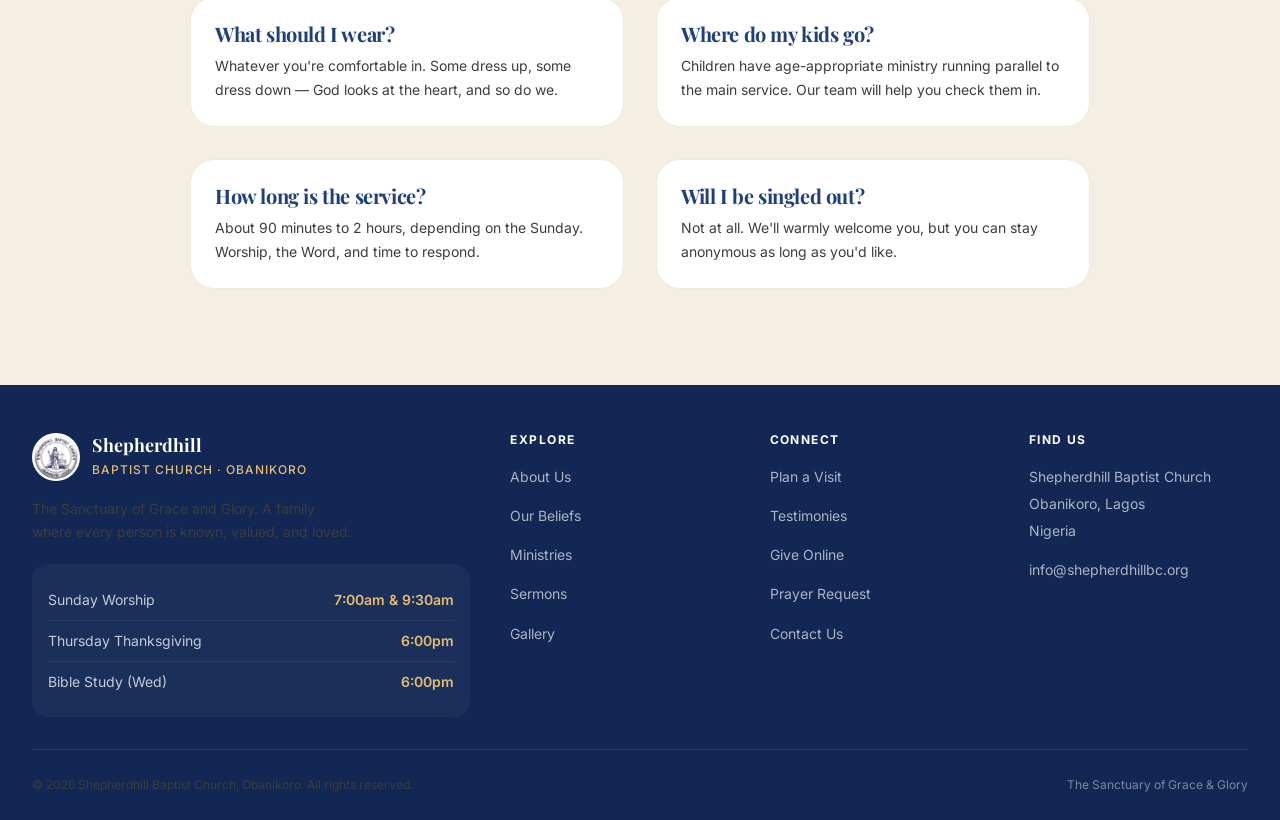
<file: plan-visit.html>
<!DOCTYPE html>
<html lang="en">
<head>
  <meta charset="UTF-8" />
  <meta name="viewport" content="width=device-width, initial-scale=1.0, viewport-fit=cover" />
  <meta name="theme-color" content="#1E3F7A" />
  <meta name="description" content="Everything you need to know about visiting Shepherdhill Baptist Church for the first time." />
  <title>Plan Your Visit — Shepherdhill Baptist Church</title>
  <link rel="icon" type="image/jpeg" href="assets/logo.jpg" />
  <link rel="apple-touch-icon" href="assets/logo.jpg" />
  <link rel="preconnect" href="https://fonts.googleapis.com" />
  <link rel="preconnect" href="https://fonts.gstatic.com" crossorigin />
  <link href="https://fonts.googleapis.com/css2?family=Playfair+Display:ital,wght@0,700;0,800;1,700&family=Inter:wght@400;500;600;700&display=swap" rel="stylesheet" />
  <link rel="stylesheet" href="css/style.css" />
</head>
<body>

  <nav class="nav" id="main-nav">
    <div class="nav__inner">
      <a href="index.html" class="nav__logo">
        <img src="assets/logo.jpg" alt="Shepherdhill Baptist Church Logo" class="nav__logo-img" />
        <div>
          <div class="nav__logo-text">Shepherdhill</div>
          <div class="nav__logo-sub">Baptist Church</div>
        </div>
      </a>
      <ul class="nav__links">
        <li><a href="about.html" class="nav__link">About</a></li>
        <li><a href="sermons.html" class="nav__link">Sermons</a></li>
        <li><a href="ministries.html" class="nav__link">Ministries</a></li>
        <li><a href="gallery.html" class="nav__link">Gallery</a></li>
        <li><a href="testimonies.html" class="nav__link">Testimonies</a></li>
        <li><a href="events.html" class="nav__link">Events</a></li>
        <li><a href="contact.html" class="nav__link">Contact</a></li>
      </ul>
      <div class="nav__actions">
        <a href="give.html" class="btn btn--secondary btn--sm btn--desktop">Give</a>
        <a href="plan-visit.html" class="btn btn--primary btn--sm">Plan a Visit</a>
        <button class="nav__menu-btn" id="menu-btn" aria-label="Open menu">
          <span></span><span></span><span></span>
        </button>
      </div>
    </div>
  </nav>

  <div class="mobile-nav" id="mobile-nav">
    <button class="mobile-nav__close" id="mobile-nav-close" aria-label="Close menu">✕</button>
    <ul class="mobile-nav__links">
      <li><a href="index.html" class="mobile-nav__link">Home</a></li>
      <li><a href="about.html" class="mobile-nav__link">About</a></li>
      <li><a href="sermons.html" class="mobile-nav__link">Sermons</a></li>
      <li><a href="ministries.html" class="mobile-nav__link">Ministries</a></li>
      <li><a href="gallery.html" class="mobile-nav__link">Gallery</a></li>
      <li><a href="testimonies.html" class="mobile-nav__link">Testimonies</a></li>
      <li><a href="events.html" class="mobile-nav__link">Events</a></li>
      <li><a href="beliefs.html" class="mobile-nav__link">Beliefs</a></li>
      <li><a href="plan-visit.html" class="mobile-nav__link">Plan a Visit</a></li>
      <li><a href="give.html" class="mobile-nav__link">Give</a></li>
      <li><a href="contact.html" class="mobile-nav__link">Contact</a></li>
    </ul>
  </div>

  <main>
    <section class="page-hero">
      <div class="container">
        <span class="page-hero__label">Your First Step</span>
        <h1 class="page-hero__title">Plan Your Visit</h1>
        <p class="page-hero__subtitle">
          We'd love to welcome you to Shepherdhill. Here's everything you need to feel
          comfortable, confident, and at home on your first Sunday.
        </p>
      </div>
    </section>

    <section class="section">
      <div class="container">
        <div class="split">
          <div class="reveal">
            <span class="section-header__label">What to Expect</span>
            <h2 class="mb-4">Your First Sunday</h2>
            <div style="margin-top: 2rem;">
              <div class="visit-step">
                <div class="visit-step__number">1</div>
                <div class="visit-step__content">
                  <h4 class="visit-step__title">Arrive 15 Minutes Early</h4>
                  <p class="visit-step__desc">Give yourself time to park, find your seat, and meet a friendly greeter at the entrance.</p>
                </div>
              </div>
              <div class="visit-step">
                <div class="visit-step__number">2</div>
                <div class="visit-step__content">
                  <h4 class="visit-step__title">Look for the Welcome Desk</h4>
                  <p class="visit-step__desc">Pick up a welcome pack with a guide to the service, our ministries, and a small gift.</p>
                </div>
              </div>
              <div class="visit-step">
                <div class="visit-step__number">3</div>
                <div class="visit-step__content">
                  <h4 class="visit-step__title">Worship with Us</h4>
                  <p class="visit-step__desc">Singing, prayer, the Word, and communion (on the first Sunday). Just relax — there's no pressure to do anything you're not ready for.</p>
                </div>
              </div>
              <div class="visit-step">
                <div class="visit-step__number">4</div>
                <div class="visit-step__content">
                  <h4 class="visit-step__title">Stay and Say Hi</h4>
                  <p class="visit-step__desc">After service, our pastoral team would love to meet you over light refreshments.</p>
                </div>
              </div>
            </div>
          </div>

          <div class="prayer-form reveal">
            <h3 class="mb-2">Tell Us You're Coming</h3>
            <p style="font-size: 0.875rem; color: var(--color-muted); margin-bottom: 1.5rem;">We'll have someone ready to welcome you personally.</p>
            <form id="visit-form">
              <div class="form-row">
                <div class="form-group">
                  <label class="form-label" for="fname">First Name</label>
                  <input type="text" id="fname" class="form-input" required />
                </div>
                <div class="form-group">
                  <label class="form-label" for="lname">Last Name</label>
                  <input type="text" id="lname" class="form-input" />
                </div>
              </div>
              <div class="form-group">
                <label class="form-label" for="email">Email</label>
                <input type="email" id="email" class="form-input" required />
              </div>
              <div class="form-group">
                <label class="form-label" for="phone">Phone (optional)</label>
                <input type="tel" id="phone" class="form-input" />
              </div>
              <div class="form-group">
                <label class="form-label" for="planned">Planned Sunday</label>
                <select id="planned" class="form-select">
                  <option value="">Choose</option>
                  <option>This Sunday</option>
                  <option>Next Sunday</option>
                  <option>Within the month</option>
                </select>
              </div>
              <div class="form-group">
                <label class="form-label" for="notes">Anything we should know?</label>
                <textarea id="notes" class="form-textarea" placeholder="Bringing kids? Specific questions? Let us know."></textarea>
              </div>
              <button type="submit" class="btn btn--primary btn--full btn--lg">Send My Info →</button>
            </form>
          </div>
        </div>
      </div>
    </section>

    <section class="section section--warm">
      <div class="container">
        <div class="section-header section-header--center reveal">
          <span class="section-header__label">FAQs</span>
          <h2 class="section-header__title">Common Questions</h2>
        </div>

        <div class="grid grid-2 reveal" style="max-width: 900px; margin: 0 auto;">
          <div class="ministry-card">
            <h4 class="ministry-card__title">What should I wear?</h4>
            <p class="ministry-card__desc">Whatever you're comfortable in. Some dress up, some dress down — God looks at the heart, and so do we.</p>
          </div>
          <div class="ministry-card">
            <h4 class="ministry-card__title">Where do my kids go?</h4>
            <p class="ministry-card__desc">Children have age-appropriate ministry running parallel to the main service. Our team will help you check them in.</p>
          </div>
          <div class="ministry-card">
            <h4 class="ministry-card__title">How long is the service?</h4>
            <p class="ministry-card__desc">About 90 minutes to 2 hours, depending on the Sunday. Worship, the Word, and time to respond.</p>
          </div>
          <div class="ministry-card">
            <h4 class="ministry-card__title">Will I be singled out?</h4>
            <p class="ministry-card__desc">Not at all. We'll warmly welcome you, but you can stay anonymous as long as you'd like.</p>
          </div>
        </div>
      </div>
    </section>
  </main>

  <footer class="footer">
    <div class="container">
      <div class="footer__grid">
        <div>
          <a href="index.html" class="footer__logo">
            <img src="assets/logo.jpg" alt="Shepherdhill Baptist Church" class="footer__logo-img" />
            <div>
              <span class="footer__logo-name">Shepherdhill</span>
              <span class="footer__logo-sub">Baptist Church · Obanikoro</span>
            </div>
          </a>
          <p class="footer__tagline">The Sanctuary of Grace and Glory. A family where every person is known, valued, and loved.</p>
          <div class="footer__service-times">
            <div class="footer__service-time"><span>Sunday Worship</span><span>7:00am &amp; 9:30am</span></div>
            <div class="footer__service-time"><span>Thursday Thanksgiving</span><span>6:00pm</span></div>
            <div class="footer__service-time"><span>Bible Study (Wed)</span><span>6:00pm</span></div>
          </div>
        </div>
        <div>
          <h4 class="footer__col-title">Explore</h4>
          <ul class="footer__links">
            <li><a href="about.html" class="footer__link">About Us</a></li>
            <li><a href="beliefs.html" class="footer__link">Our Beliefs</a></li>
            <li><a href="ministries.html" class="footer__link">Ministries</a></li>
            <li><a href="sermons.html" class="footer__link">Sermons</a></li>
            <li><a href="gallery.html" class="footer__link">Gallery</a></li>
          </ul>
        </div>
        <div>
          <h4 class="footer__col-title">Connect</h4>
          <ul class="footer__links">
            <li><a href="plan-visit.html" class="footer__link">Plan a Visit</a></li>
            <li><a href="testimonies.html" class="footer__link">Testimonies</a></li>
            <li><a href="give.html" class="footer__link">Give Online</a></li>
            <li><a href="contact.html#prayer" class="footer__link">Prayer Request</a></li>
            <li><a href="contact.html" class="footer__link">Contact Us</a></li>
          </ul>
        </div>
        <div>
          <h4 class="footer__col-title">Find Us</h4>
          <ul class="footer__links">
            <li><span class="footer__link">Shepherdhill Baptist Church<br>Obanikoro, Lagos<br>Nigeria</span></li>
            <li><a href="mailto:info@shepherdhillbc.org" class="footer__link">info@shepherdhillbc.org</a></li>
          </ul>
        </div>
      </div>
      <div class="footer__bottom">
        <p>© 2026 Shepherdhill Baptist Church, Obanikoro. All rights reserved.</p>
        <div><span>The Sanctuary of Grace &amp; Glory</span></div>
      </div>
    </div>
  </footer>

  <a href="https://wa.me/2348000000000" class="whatsapp-float" target="_blank" rel="noopener" aria-label="Chat on WhatsApp">
    <svg viewBox="0 0 24 24"><path d="M17.472 14.382c-.297-.149-1.758-.867-2.03-.967-.273-.099-.471-.148-.67.15-.197.297-.767.966-.94 1.164-.173.199-.347.223-.644.075-.297-.15-1.255-.463-2.39-1.475-.883-.788-1.48-1.761-1.653-2.059-.173-.297-.018-.458.13-.606.134-.133.298-.347.446-.52.149-.174.198-.298.298-.497.099-.198.05-.371-.025-.52-.075-.149-.669-1.612-.916-2.207-.242-.579-.487-.5-.669-.51-.173-.008-.371-.01-.57-.01-.198 0-.52.074-.792.372-.272.297-1.04 1.016-1.04 2.479 0 1.462 1.065 2.875 1.213 3.074.149.198 2.096 3.2 5.077 4.487.709.306 1.262.489 1.694.625.712.227 1.36.195 1.871.118.571-.085 1.758-.719 2.006-1.413.248-.694.248-1.289.173-1.413-.074-.124-.272-.198-.57-.347m-5.421 7.403h-.004a9.87 9.87 0 0 1-5.031-1.378l-.361-.214-3.741.982.998-3.648-.235-.374a9.86 9.86 0 0 1-1.51-5.26c.001-5.45 4.436-9.884 9.888-9.884 2.64 0 5.122 1.03 6.988 2.898a9.825 9.825 0 0 1 2.893 6.994c-.003 5.45-4.437 9.884-9.885 9.884m8.413-18.297A11.815 11.815 0 0 0 12.05 0C5.495 0 .16 5.335.157 11.892c0 2.096.547 4.142 1.588 5.945L.057 24l6.305-1.654a11.882 11.882 0 0 0 5.683 1.448h.005c6.554 0 11.89-5.335 11.893-11.893a11.821 11.821 0 0 0-3.48-8.413z"/></svg>
  </a>

  <script src="js/main.js"></script>
</body>
</html>
</file>
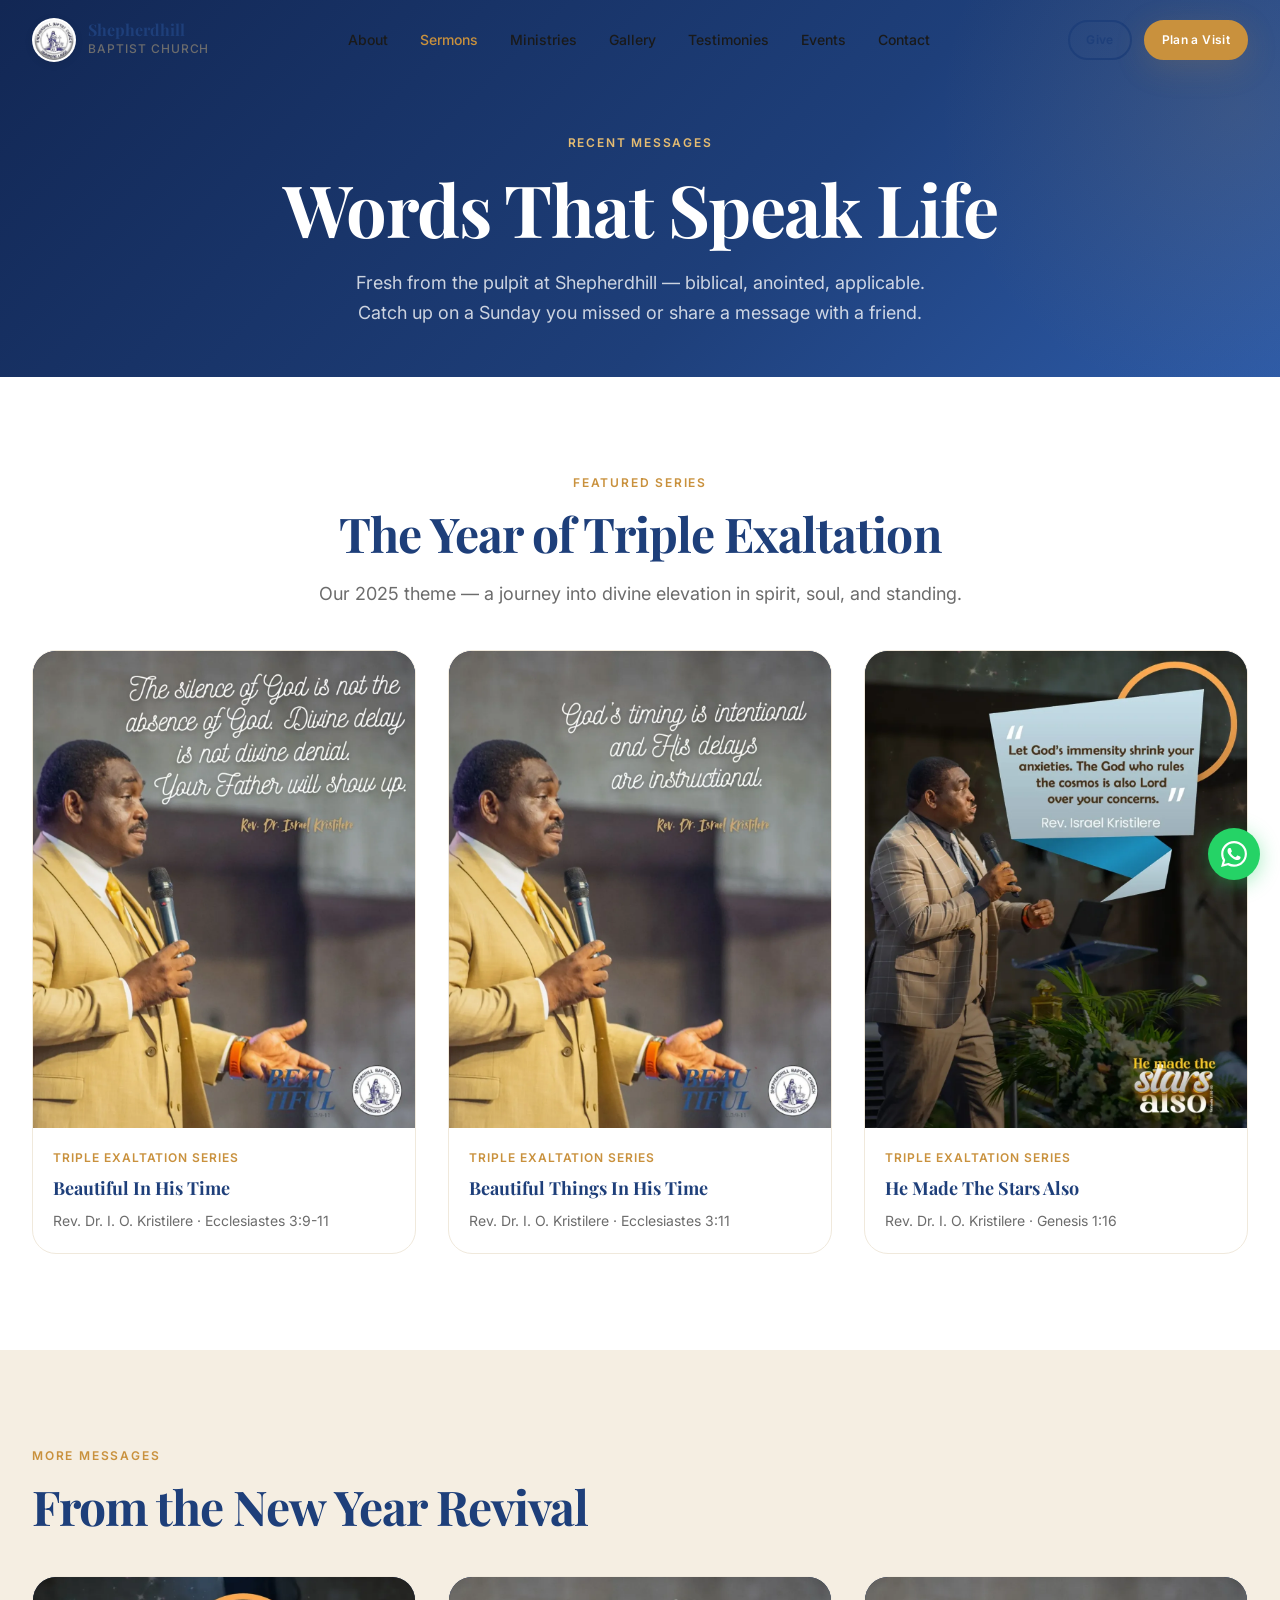
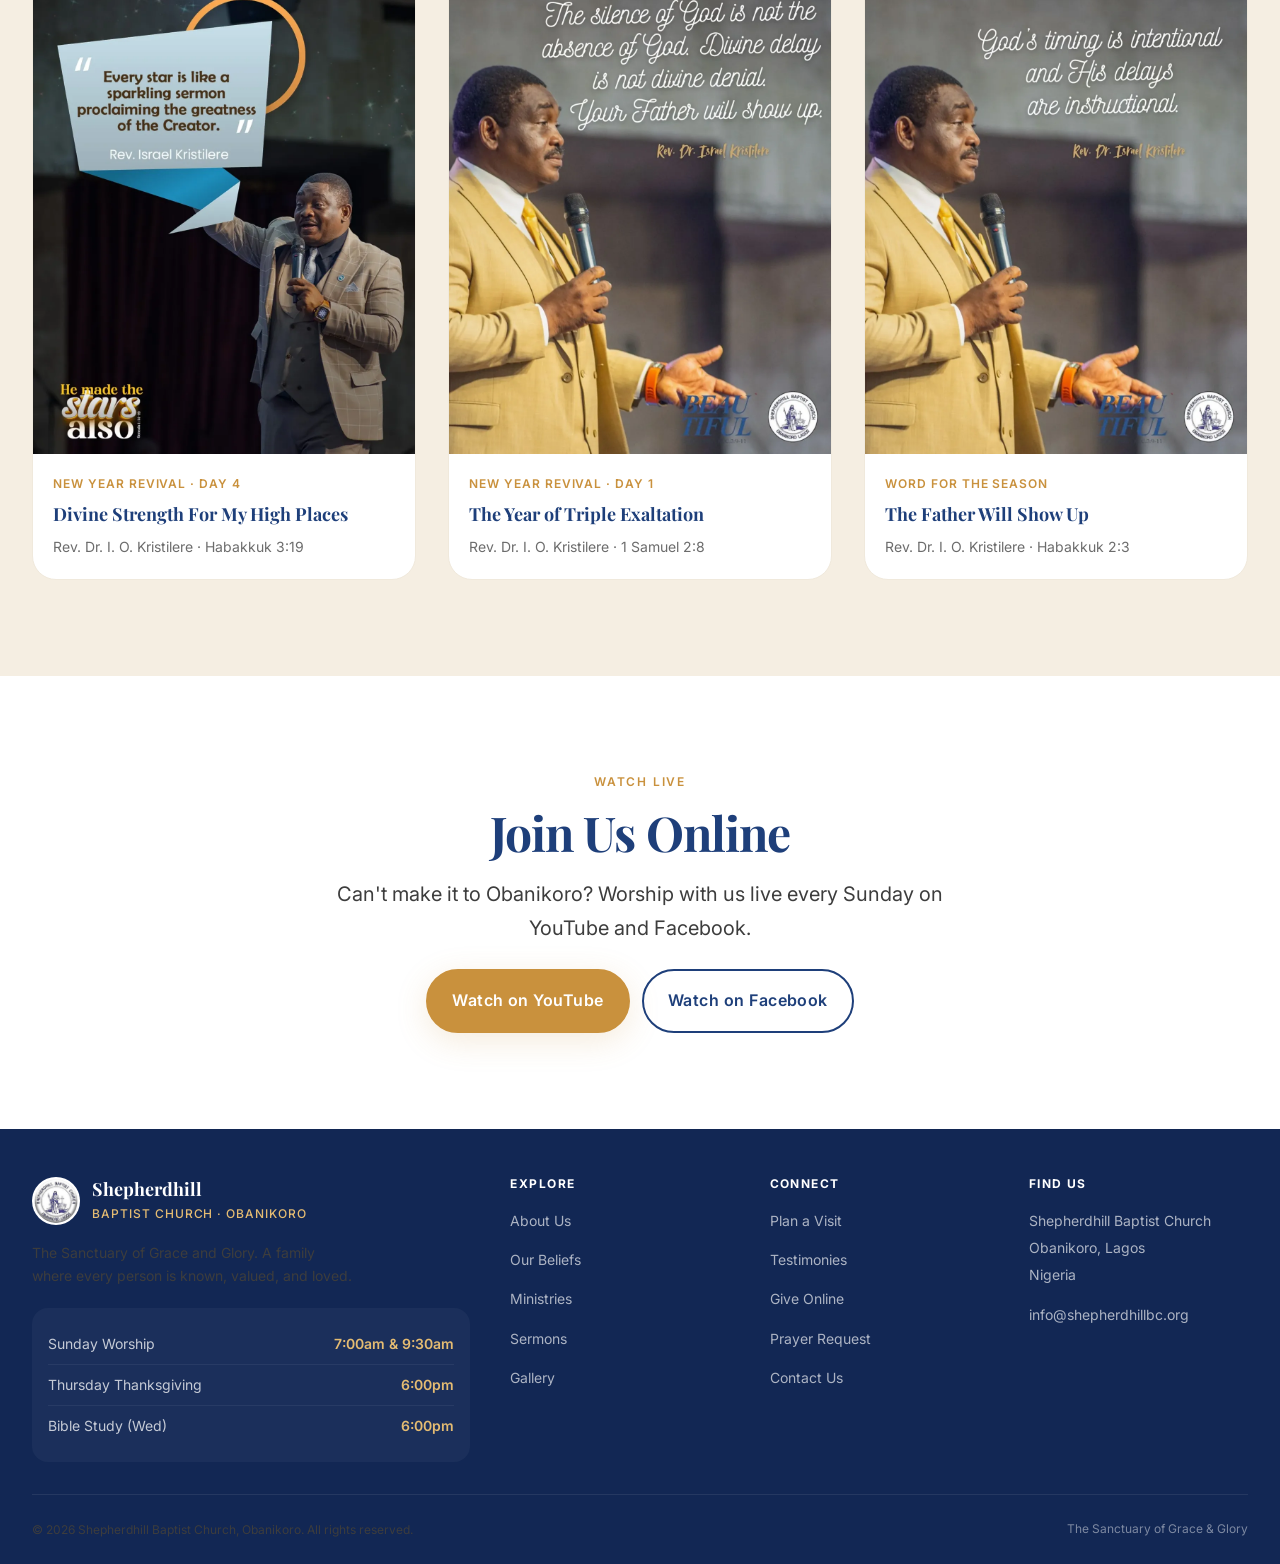
<file: sermons.html>
<!DOCTYPE html>
<html lang="en">
<head>
  <meta charset="UTF-8" />
  <meta name="viewport" content="width=device-width, initial-scale=1.0, viewport-fit=cover" />
  <meta name="theme-color" content="#1E3F7A" />
  <meta name="description" content="Watch and listen to messages from Rev. Dr. Israel O. Kristilere and the Shepherdhill Baptist Church pulpit." />
  <title>Sermons — Shepherdhill Baptist Church</title>
  <link rel="icon" type="image/jpeg" href="assets/logo.jpg" />
  <link rel="preconnect" href="https://fonts.googleapis.com" />
  <link rel="preconnect" href="https://fonts.gstatic.com" crossorigin />
  <link href="https://fonts.googleapis.com/css2?family=Playfair+Display:ital,wght@0,700;0,800;1,700&family=Inter:wght@400;500;600;700&display=swap" rel="stylesheet" />
  <link rel="stylesheet" href="css/style.css" />
</head>
<body>

  <nav class="nav" id="main-nav">
    <div class="nav__inner">
      <a href="index.html" class="nav__logo">
        <img src="assets/logo.jpg" alt="Shepherdhill Baptist Church Logo" class="nav__logo-img" />
        <div>
          <div class="nav__logo-text">Shepherdhill</div>
          <div class="nav__logo-sub">Baptist Church</div>
        </div>
      </a>
      <ul class="nav__links">
        <li><a href="about.html" class="nav__link">About</a></li>
        <li><a href="sermons.html" class="nav__link">Sermons</a></li>
        <li><a href="ministries.html" class="nav__link">Ministries</a></li>
        <li><a href="gallery.html" class="nav__link">Gallery</a></li>
        <li><a href="testimonies.html" class="nav__link">Testimonies</a></li>
        <li><a href="events.html" class="nav__link">Events</a></li>
        <li><a href="contact.html" class="nav__link">Contact</a></li>
      </ul>
      <div class="nav__actions">
        <a href="give.html" class="btn btn--secondary btn--sm btn--desktop">Give</a>
        <a href="plan-visit.html" class="btn btn--primary btn--sm">Plan a Visit</a>
        <button class="nav__menu-btn" id="menu-btn" aria-label="Open menu">
          <span></span><span></span><span></span>
        </button>
      </div>
    </div>
  </nav>

  <div class="mobile-nav" id="mobile-nav">
    <button class="mobile-nav__close" id="mobile-nav-close" aria-label="Close menu">✕</button>
    <ul class="mobile-nav__links">
      <li><a href="index.html" class="mobile-nav__link">Home</a></li>
      <li><a href="about.html" class="mobile-nav__link">About</a></li>
      <li><a href="sermons.html" class="mobile-nav__link">Sermons</a></li>
      <li><a href="ministries.html" class="mobile-nav__link">Ministries</a></li>
      <li><a href="gallery.html" class="mobile-nav__link">Gallery</a></li>
      <li><a href="testimonies.html" class="mobile-nav__link">Testimonies</a></li>
      <li><a href="events.html" class="mobile-nav__link">Events</a></li>
      <li><a href="beliefs.html" class="mobile-nav__link">Beliefs</a></li>
      <li><a href="plan-visit.html" class="mobile-nav__link">Plan a Visit</a></li>
      <li><a href="give.html" class="mobile-nav__link">Give</a></li>
      <li><a href="contact.html" class="mobile-nav__link">Contact</a></li>
    </ul>
  </div>

  <main>
    <section class="page-hero">
      <div class="container">
        <span class="page-hero__label">Recent Messages</span>
        <h1 class="page-hero__title">Words That Speak Life</h1>
        <p class="page-hero__subtitle">
          Fresh from the pulpit at Shepherdhill — biblical, anointed, applicable.
          Catch up on a Sunday you missed or share a message with a friend.
        </p>
      </div>
    </section>

    <section class="section">
      <div class="container">
        <div class="section-header reveal" style="text-align:center;">
          <span class="section-header__label">Featured Series</span>
          <h2 class="section-header__title">The Year of Triple Exaltation</h2>
          <p class="section-header__desc">Our 2025 theme — a journey into divine elevation in spirit, soul, and standing.</p>
        </div>

        <div class="grid grid-3 reveal">
          <div class="sermon-card">
            <div class="sermon-card__thumb">
              <img src="assets/pastor/pastor-1.webp" alt="Beautiful In His Time" />
            </div>
            <div class="sermon-card__body">
              <div class="sermon-card__series">Triple Exaltation Series</div>
              <div class="sermon-card__title">Beautiful In His Time</div>
              <div class="sermon-card__speaker">Rev. Dr. I. O. Kristilere · Ecclesiastes 3:9-11</div>
            </div>
          </div>

          <div class="sermon-card">
            <div class="sermon-card__thumb">
              <img src="assets/pastor/pastor-2.webp" alt="The Beautiful Things In His Time" />
            </div>
            <div class="sermon-card__body">
              <div class="sermon-card__series">Triple Exaltation Series</div>
              <div class="sermon-card__title">Beautiful Things In His Time</div>
              <div class="sermon-card__speaker">Rev. Dr. I. O. Kristilere · Ecclesiastes 3:11</div>
            </div>
          </div>

          <div class="sermon-card">
            <div class="sermon-card__thumb">
              <img src="assets/pastor/sermon-stars-1.webp" alt="He Made The Stars Also" />
            </div>
            <div class="sermon-card__body">
              <div class="sermon-card__series">Triple Exaltation Series</div>
              <div class="sermon-card__title">He Made The Stars Also</div>
              <div class="sermon-card__speaker">Rev. Dr. I. O. Kristilere · Genesis 1:16</div>
            </div>
          </div>
        </div>
      </div>
    </section>

    <section class="section section--warm">
      <div class="container">
        <div class="section-header reveal">
          <span class="section-header__label">More Messages</span>
          <h2 class="section-header__title">From the New Year Revival</h2>
        </div>

        <div class="grid grid-3 reveal">
          <div class="sermon-card">
            <div class="sermon-card__thumb">
              <img src="assets/pastor/sermon-stars-2.webp" alt="Divine Strength For My High Places" />
            </div>
            <div class="sermon-card__body">
              <div class="sermon-card__series">New Year Revival · Day 4</div>
              <div class="sermon-card__title">Divine Strength For My High Places</div>
              <div class="sermon-card__speaker">Rev. Dr. I. O. Kristilere · Habakkuk 3:19</div>
            </div>
          </div>

          <div class="sermon-card">
            <div class="sermon-card__thumb">
              <img src="assets/pastor/pastor-1.webp" alt="The Year of Triple Exaltation" />
            </div>
            <div class="sermon-card__body">
              <div class="sermon-card__series">New Year Revival · Day 1</div>
              <div class="sermon-card__title">The Year of Triple Exaltation</div>
              <div class="sermon-card__speaker">Rev. Dr. I. O. Kristilere · 1 Samuel 2:8</div>
            </div>
          </div>

          <div class="sermon-card">
            <div class="sermon-card__thumb">
              <img src="assets/pastor/pastor-2.webp" alt="The Father Will Show Up" />
            </div>
            <div class="sermon-card__body">
              <div class="sermon-card__series">Word for the Season</div>
              <div class="sermon-card__title">The Father Will Show Up</div>
              <div class="sermon-card__speaker">Rev. Dr. I. O. Kristilere · Habakkuk 2:3</div>
            </div>
          </div>
        </div>
      </div>
    </section>

    <section class="section">
      <div class="container" style="text-align:center;">
        <div class="reveal" style="max-width: 640px; margin: 0 auto;">
          <span class="section-header__label">Watch Live</span>
          <h2 class="mb-4">Join Us Online</h2>
          <p class="text-lead mb-6">
            Can't make it to Obanikoro? Worship with us live every Sunday on YouTube and Facebook.
          </p>
          <div style="display:flex; gap: 12px; justify-content:center; flex-wrap:wrap;">
            <a href="https://youtube.com/@shepherdhillbc" class="btn btn--primary btn--lg" target="_blank" rel="noopener">Watch on YouTube</a>
            <a href="https://facebook.com/shepherdhillbc" class="btn btn--secondary btn--lg" target="_blank" rel="noopener">Watch on Facebook</a>
          </div>
        </div>
      </div>
    </section>
  </main>

  <footer class="footer">
    <div class="container">
      <div class="footer__grid">
        <div>
          <a href="index.html" class="footer__logo">
            <img src="assets/logo.jpg" alt="Shepherdhill Baptist Church" class="footer__logo-img" />
            <div>
              <span class="footer__logo-name">Shepherdhill</span>
              <span class="footer__logo-sub">Baptist Church · Obanikoro</span>
            </div>
          </a>
          <p class="footer__tagline">The Sanctuary of Grace and Glory. A family where every person is known, valued, and loved.</p>
          <div class="footer__service-times">
            <div class="footer__service-time"><span>Sunday Worship</span><span>7:00am &amp; 9:30am</span></div>
            <div class="footer__service-time"><span>Thursday Thanksgiving</span><span>6:00pm</span></div>
            <div class="footer__service-time"><span>Bible Study (Wed)</span><span>6:00pm</span></div>
          </div>
        </div>
        <div>
          <h4 class="footer__col-title">Explore</h4>
          <ul class="footer__links">
            <li><a href="about.html" class="footer__link">About Us</a></li>
            <li><a href="beliefs.html" class="footer__link">Our Beliefs</a></li>
            <li><a href="ministries.html" class="footer__link">Ministries</a></li>
            <li><a href="sermons.html" class="footer__link">Sermons</a></li>
            <li><a href="gallery.html" class="footer__link">Gallery</a></li>
          </ul>
        </div>
        <div>
          <h4 class="footer__col-title">Connect</h4>
          <ul class="footer__links">
            <li><a href="plan-visit.html" class="footer__link">Plan a Visit</a></li>
            <li><a href="testimonies.html" class="footer__link">Testimonies</a></li>
            <li><a href="give.html" class="footer__link">Give Online</a></li>
            <li><a href="contact.html#prayer" class="footer__link">Prayer Request</a></li>
            <li><a href="contact.html" class="footer__link">Contact Us</a></li>
          </ul>
        </div>
        <div>
          <h4 class="footer__col-title">Find Us</h4>
          <ul class="footer__links">
            <li><span class="footer__link">Shepherdhill Baptist Church<br>Obanikoro, Lagos<br>Nigeria</span></li>
            <li><a href="mailto:info@shepherdhillbc.org" class="footer__link">info@shepherdhillbc.org</a></li>
          </ul>
        </div>
      </div>
      <div class="footer__bottom">
        <p>© 2026 Shepherdhill Baptist Church, Obanikoro. All rights reserved.</p>
        <div><span>The Sanctuary of Grace &amp; Glory</span></div>
      </div>
    </div>
  </footer>

  <a href="https://wa.me/2348000000000" class="whatsapp-float" target="_blank" rel="noopener" aria-label="Chat on WhatsApp">
    <svg viewBox="0 0 24 24"><path d="M17.472 14.382c-.297-.149-1.758-.867-2.03-.967-.273-.099-.471-.148-.67.15-.197.297-.767.966-.94 1.164-.173.199-.347.223-.644.075-.297-.15-1.255-.463-2.39-1.475-.883-.788-1.48-1.761-1.653-2.059-.173-.297-.018-.458.13-.606.134-.133.298-.347.446-.52.149-.174.198-.298.298-.497.099-.198.05-.371-.025-.52-.075-.149-.669-1.612-.916-2.207-.242-.579-.487-.5-.669-.51-.173-.008-.371-.01-.57-.01-.198 0-.52.074-.792.372-.272.297-1.04 1.016-1.04 2.479 0 1.462 1.065 2.875 1.213 3.074.149.198 2.096 3.2 5.077 4.487.709.306 1.262.489 1.694.625.712.227 1.36.195 1.871.118.571-.085 1.758-.719 2.006-1.413.248-.694.248-1.289.173-1.413-.074-.124-.272-.198-.57-.347m-5.421 7.403h-.004a9.87 9.87 0 0 1-5.031-1.378l-.361-.214-3.741.982.998-3.648-.235-.374a9.86 9.86 0 0 1-1.51-5.26c.001-5.45 4.436-9.884 9.888-9.884 2.64 0 5.122 1.03 6.988 2.898a9.825 9.825 0 0 1 2.893 6.994c-.003 5.45-4.437 9.884-9.885 9.884m8.413-18.297A11.815 11.815 0 0 0 12.05 0C5.495 0 .16 5.335.157 11.892c0 2.096.547 4.142 1.588 5.945L.057 24l6.305-1.654a11.882 11.882 0 0 0 5.683 1.448h.005c6.554 0 11.89-5.335 11.893-11.893a11.821 11.821 0 0 0-3.48-8.413z"/></svg>
  </a>

  <script src="js/main.js"></script>
</body>
</html>
</file>
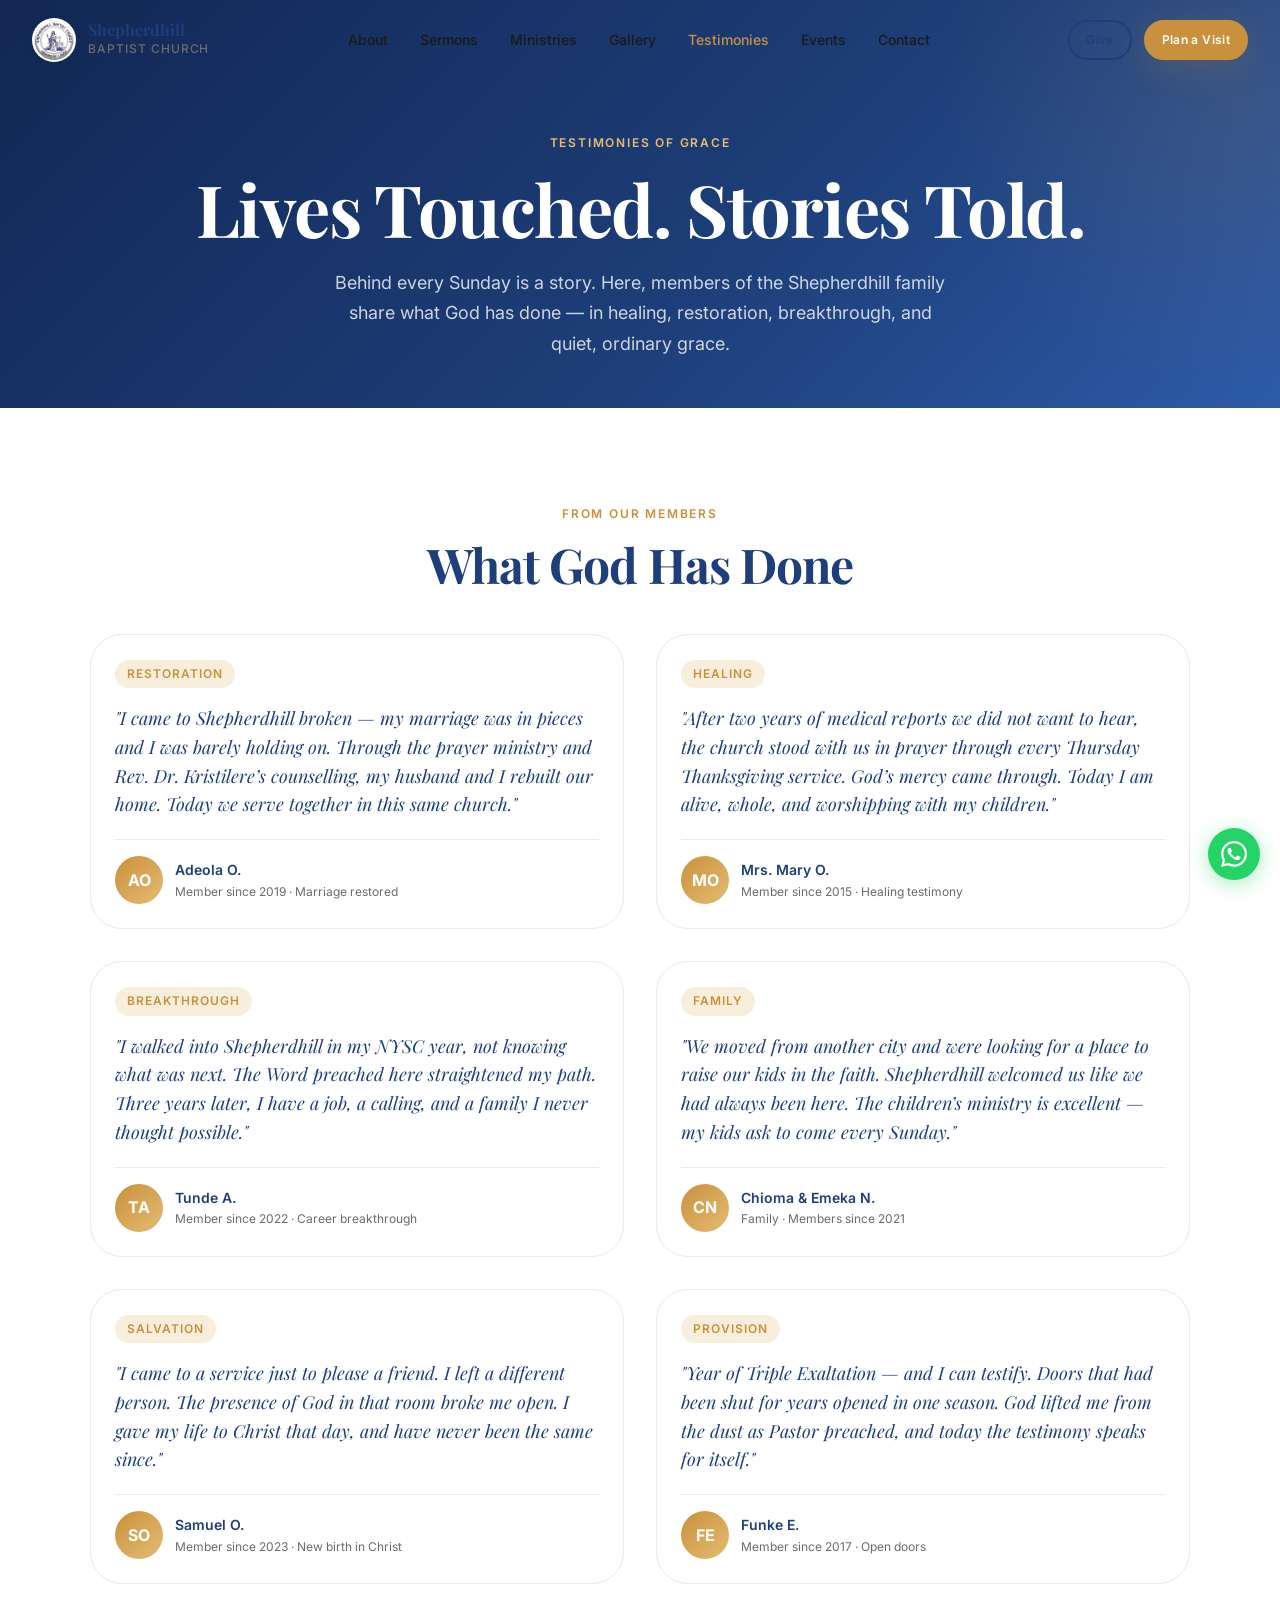
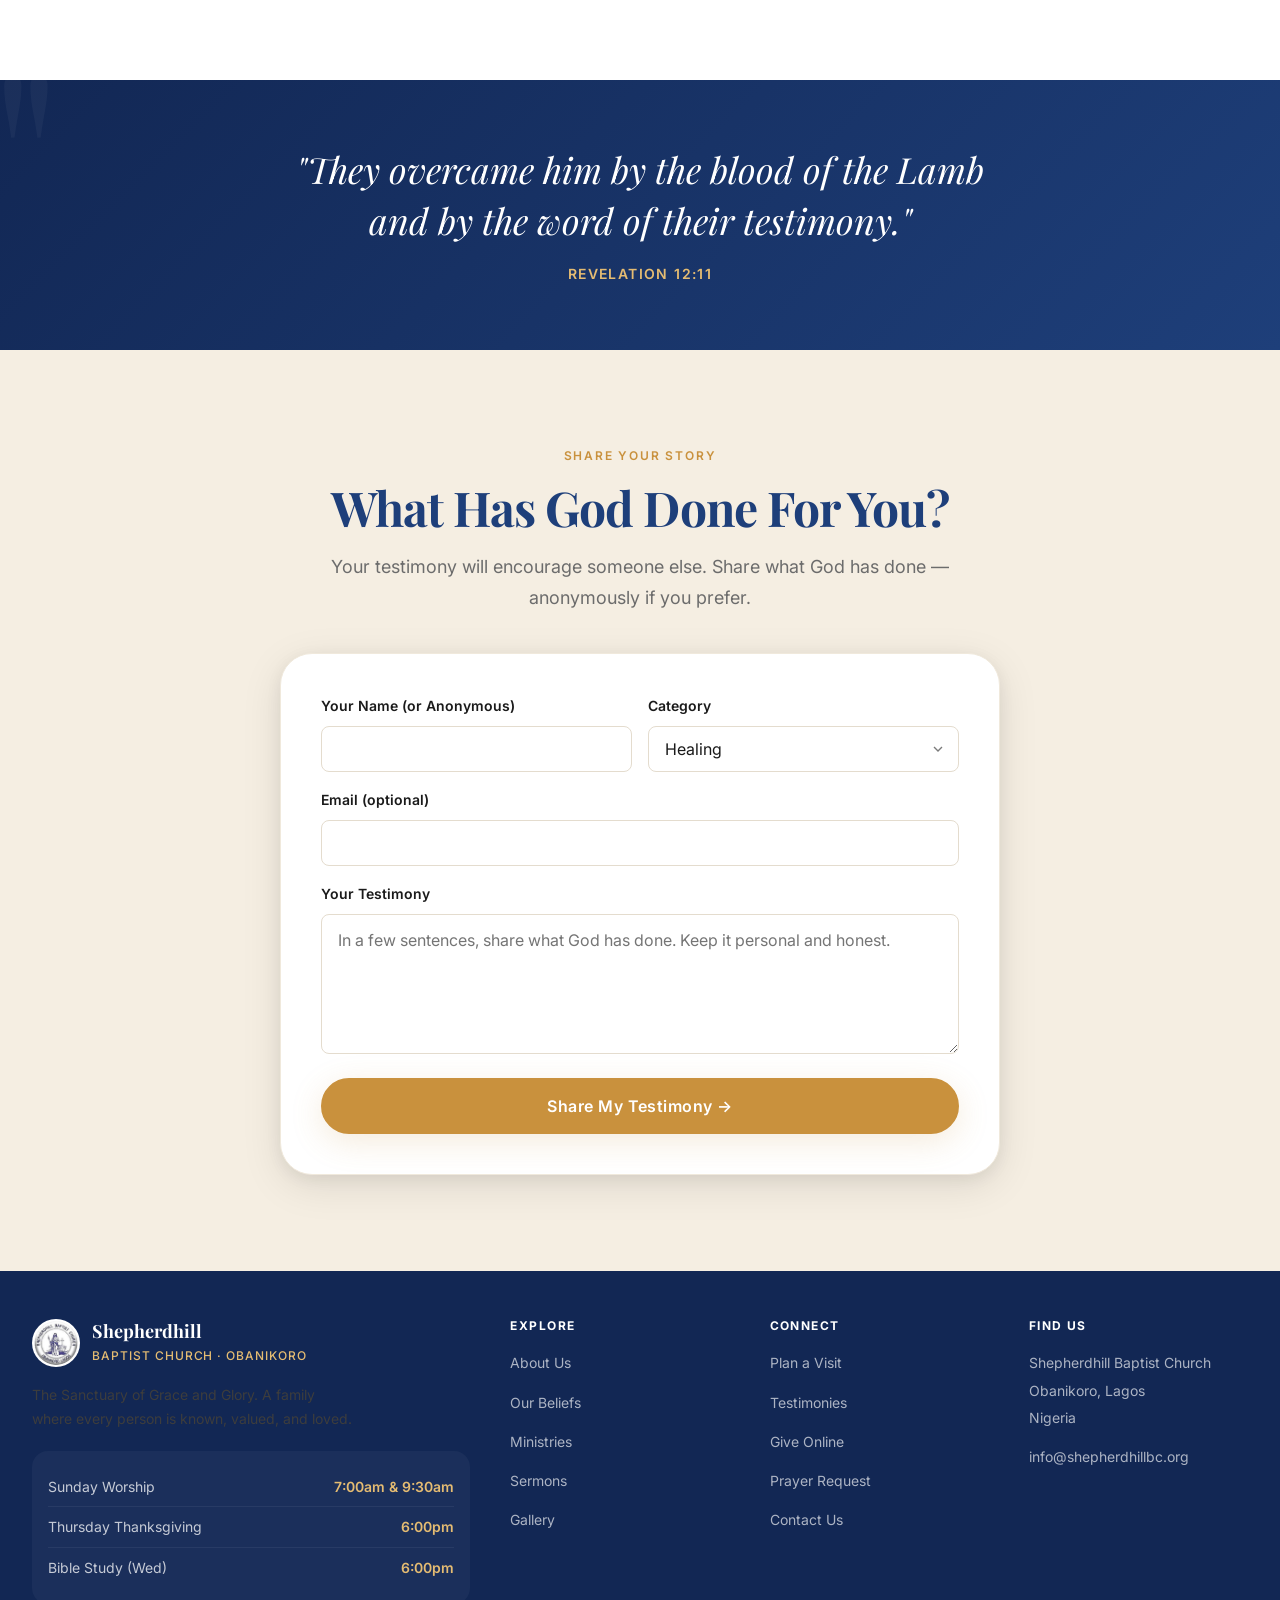
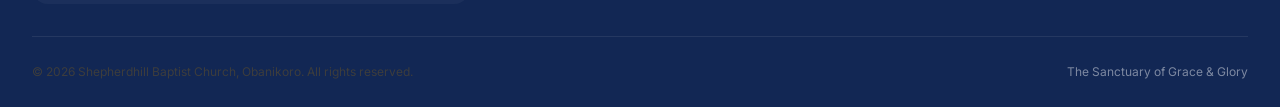
<file: testimonies.html>
<!DOCTYPE html>
<html lang="en">
<head>
  <meta charset="UTF-8" />
  <meta name="viewport" content="width=device-width, initial-scale=1.0, viewport-fit=cover" />
  <meta name="theme-color" content="#1E3F7A" />
  <meta name="description" content="Testimonies of healing, restoration, breakthrough, and grace from members of Shepherdhill Baptist Church." />
  <title>Testimonies — Shepherdhill Baptist Church</title>
  <link rel="icon" type="image/jpeg" href="assets/logo.jpg" />
  <link rel="apple-touch-icon" href="assets/logo.jpg" />
  <link rel="preconnect" href="https://fonts.googleapis.com" />
  <link rel="preconnect" href="https://fonts.gstatic.com" crossorigin />
  <link href="https://fonts.googleapis.com/css2?family=Playfair+Display:ital,wght@0,700;0,800;1,700&family=Inter:wght@400;500;600;700&display=swap" rel="stylesheet" />
  <link rel="stylesheet" href="css/style.css" />
</head>
<body>

  <nav class="nav" id="main-nav">
    <div class="nav__inner">
      <a href="index.html" class="nav__logo">
        <img src="assets/logo.jpg" alt="Shepherdhill Baptist Church Logo" class="nav__logo-img" />
        <div>
          <div class="nav__logo-text">Shepherdhill</div>
          <div class="nav__logo-sub">Baptist Church</div>
        </div>
      </a>
      <ul class="nav__links">
        <li><a href="about.html" class="nav__link">About</a></li>
        <li><a href="sermons.html" class="nav__link">Sermons</a></li>
        <li><a href="ministries.html" class="nav__link">Ministries</a></li>
        <li><a href="gallery.html" class="nav__link">Gallery</a></li>
        <li><a href="testimonies.html" class="nav__link">Testimonies</a></li>
        <li><a href="events.html" class="nav__link">Events</a></li>
        <li><a href="contact.html" class="nav__link">Contact</a></li>
      </ul>
      <div class="nav__actions">
        <a href="give.html" class="btn btn--secondary btn--sm btn--desktop">Give</a>
        <a href="plan-visit.html" class="btn btn--primary btn--sm">Plan a Visit</a>
        <button class="nav__menu-btn" id="menu-btn" aria-label="Open menu">
          <span></span><span></span><span></span>
        </button>
      </div>
    </div>
  </nav>

  <div class="mobile-nav" id="mobile-nav">
    <button class="mobile-nav__close" id="mobile-nav-close" aria-label="Close menu">✕</button>
    <ul class="mobile-nav__links">
      <li><a href="index.html" class="mobile-nav__link">Home</a></li>
      <li><a href="about.html" class="mobile-nav__link">About</a></li>
      <li><a href="sermons.html" class="mobile-nav__link">Sermons</a></li>
      <li><a href="ministries.html" class="mobile-nav__link">Ministries</a></li>
      <li><a href="gallery.html" class="mobile-nav__link">Gallery</a></li>
      <li><a href="testimonies.html" class="mobile-nav__link">Testimonies</a></li>
      <li><a href="events.html" class="mobile-nav__link">Events</a></li>
      <li><a href="beliefs.html" class="mobile-nav__link">Beliefs</a></li>
      <li><a href="plan-visit.html" class="mobile-nav__link">Plan a Visit</a></li>
      <li><a href="give.html" class="mobile-nav__link">Give</a></li>
      <li><a href="contact.html" class="mobile-nav__link">Contact</a></li>
    </ul>
  </div>

  <main>
    <section class="page-hero">
      <div class="container">
        <span class="page-hero__label">Testimonies of Grace</span>
        <h1 class="page-hero__title">Lives Touched. Stories Told.</h1>
        <p class="page-hero__subtitle">
          Behind every Sunday is a story. Here, members of the Shepherdhill family share what
          God has done — in healing, restoration, breakthrough, and quiet, ordinary grace.
        </p>
      </div>
    </section>

    <section class="section">
      <div class="container">
        <div class="section-header section-header--center reveal">
          <span class="section-header__label">From Our Members</span>
          <h2 class="section-header__title">What God Has Done</h2>
        </div>

        <div class="grid grid-2 reveal" style="max-width: 1100px; margin: 0 auto;">

          <div class="testimony-full">
            <span class="testimony-full__tag">Restoration</span>
            <p class="testimony-full__quote">
              "I came to Shepherdhill broken &mdash; my marriage was in pieces and I was barely
              holding on. Through the prayer ministry and Rev. Dr. Kristilere&rsquo;s counselling,
              my husband and I rebuilt our home. Today we serve together in this same church."
            </p>
            <div class="testimony-full__author">
              <div class="testimony-full__avatar">AO</div>
              <div>
                <div class="testimony-full__name">Adeola O.</div>
                <div class="testimony-full__meta">Member since 2019 · Marriage restored</div>
              </div>
            </div>
          </div>

          <div class="testimony-full">
            <span class="testimony-full__tag">Healing</span>
            <p class="testimony-full__quote">
              "After two years of medical reports we did not want to hear, the church stood with
              us in prayer through every Thursday Thanksgiving service. God&rsquo;s mercy came
              through. Today I am alive, whole, and worshipping with my children."
            </p>
            <div class="testimony-full__author">
              <div class="testimony-full__avatar">MO</div>
              <div>
                <div class="testimony-full__name">Mrs. Mary O.</div>
                <div class="testimony-full__meta">Member since 2015 · Healing testimony</div>
              </div>
            </div>
          </div>

          <div class="testimony-full">
            <span class="testimony-full__tag">Breakthrough</span>
            <p class="testimony-full__quote">
              "I walked into Shepherdhill in my NYSC year, not knowing what was next. The Word
              preached here straightened my path. Three years later, I have a job, a calling, and
              a family I never thought possible."
            </p>
            <div class="testimony-full__author">
              <div class="testimony-full__avatar">TA</div>
              <div>
                <div class="testimony-full__name">Tunde A.</div>
                <div class="testimony-full__meta">Member since 2022 · Career breakthrough</div>
              </div>
            </div>
          </div>

          <div class="testimony-full">
            <span class="testimony-full__tag">Family</span>
            <p class="testimony-full__quote">
              "We moved from another city and were looking for a place to raise our kids in the
              faith. Shepherdhill welcomed us like we had always been here. The children&rsquo;s
              ministry is excellent &mdash; my kids ask to come every Sunday."
            </p>
            <div class="testimony-full__author">
              <div class="testimony-full__avatar">CN</div>
              <div>
                <div class="testimony-full__name">Chioma &amp; Emeka N.</div>
                <div class="testimony-full__meta">Family · Members since 2021</div>
              </div>
            </div>
          </div>

          <div class="testimony-full">
            <span class="testimony-full__tag">Salvation</span>
            <p class="testimony-full__quote">
              "I came to a service just to please a friend. I left a different person. The
              presence of God in that room broke me open. I gave my life to Christ that day,
              and have never been the same since."
            </p>
            <div class="testimony-full__author">
              <div class="testimony-full__avatar">SO</div>
              <div>
                <div class="testimony-full__name">Samuel O.</div>
                <div class="testimony-full__meta">Member since 2023 · New birth in Christ</div>
              </div>
            </div>
          </div>

          <div class="testimony-full">
            <span class="testimony-full__tag">Provision</span>
            <p class="testimony-full__quote">
              "Year of Triple Exaltation &mdash; and I can testify. Doors that had been shut for
              years opened in one season. God lifted me from the dust as Pastor preached, and
              today the testimony speaks for itself."
            </p>
            <div class="testimony-full__author">
              <div class="testimony-full__avatar">FE</div>
              <div>
                <div class="testimony-full__name">Funke E.</div>
                <div class="testimony-full__meta">Member since 2017 · Open doors</div>
              </div>
            </div>
          </div>

        </div>
      </div>
    </section>

    <div class="scripture-banner">
      <p class="scripture-banner__text">
        "They overcame him by the blood of the Lamb<br>and by the word of their testimony."
      </p>
      <p class="scripture-banner__ref">Revelation 12:11</p>
    </div>

    <section class="section section--warm" id="share">
      <div class="container">
        <div class="section-header section-header--center reveal">
          <span class="section-header__label">Share Your Story</span>
          <h2 class="section-header__title">What Has God Done For You?</h2>
          <p class="section-header__desc">Your testimony will encourage someone else. Share what God has done &mdash; anonymously if you prefer.</p>
        </div>

        <div class="prayer-form reveal" style="max-width: 720px; margin: 0 auto;">
          <form id="contact-form">
            <div class="form-row">
              <div class="form-group">
                <label class="form-label" for="t-name">Your Name (or Anonymous)</label>
                <input type="text" id="t-name" class="form-input" />
              </div>
              <div class="form-group">
                <label class="form-label" for="t-cat">Category</label>
                <select id="t-cat" class="form-select">
                  <option>Healing</option>
                  <option>Restoration</option>
                  <option>Breakthrough</option>
                  <option>Salvation</option>
                  <option>Provision</option>
                  <option>Family</option>
                  <option>Other</option>
                </select>
              </div>
            </div>
            <div class="form-group">
              <label class="form-label" for="t-email">Email (optional)</label>
              <input type="email" id="t-email" class="form-input" />
            </div>
            <div class="form-group">
              <label class="form-label" for="t-story">Your Testimony</label>
              <textarea id="t-story" class="form-textarea" required placeholder="In a few sentences, share what God has done. Keep it personal and honest."></textarea>
            </div>
            <button type="submit" class="btn btn--primary btn--full btn--lg">Share My Testimony →</button>
          </form>
        </div>
      </div>
    </section>
  </main>

  <footer class="footer">
    <div class="container">
      <div class="footer__grid">
        <div>
          <a href="index.html" class="footer__logo">
            <img src="assets/logo.jpg" alt="Shepherdhill Baptist Church" class="footer__logo-img" />
            <div>
              <span class="footer__logo-name">Shepherdhill</span>
              <span class="footer__logo-sub">Baptist Church · Obanikoro</span>
            </div>
          </a>
          <p class="footer__tagline">The Sanctuary of Grace and Glory. A family where every person is known, valued, and loved.</p>
          <div class="footer__service-times">
            <div class="footer__service-time"><span>Sunday Worship</span><span>7:00am &amp; 9:30am</span></div>
            <div class="footer__service-time"><span>Thursday Thanksgiving</span><span>6:00pm</span></div>
            <div class="footer__service-time"><span>Bible Study (Wed)</span><span>6:00pm</span></div>
          </div>
        </div>
        <div>
          <h4 class="footer__col-title">Explore</h4>
          <ul class="footer__links">
            <li><a href="about.html" class="footer__link">About Us</a></li>
            <li><a href="beliefs.html" class="footer__link">Our Beliefs</a></li>
            <li><a href="ministries.html" class="footer__link">Ministries</a></li>
            <li><a href="sermons.html" class="footer__link">Sermons</a></li>
            <li><a href="gallery.html" class="footer__link">Gallery</a></li>
          </ul>
        </div>
        <div>
          <h4 class="footer__col-title">Connect</h4>
          <ul class="footer__links">
            <li><a href="plan-visit.html" class="footer__link">Plan a Visit</a></li>
            <li><a href="testimonies.html" class="footer__link">Testimonies</a></li>
            <li><a href="give.html" class="footer__link">Give Online</a></li>
            <li><a href="contact.html#prayer" class="footer__link">Prayer Request</a></li>
            <li><a href="contact.html" class="footer__link">Contact Us</a></li>
          </ul>
        </div>
        <div>
          <h4 class="footer__col-title">Find Us</h4>
          <ul class="footer__links">
            <li><span class="footer__link">Shepherdhill Baptist Church<br>Obanikoro, Lagos<br>Nigeria</span></li>
            <li><a href="mailto:info@shepherdhillbc.org" class="footer__link">info@shepherdhillbc.org</a></li>
          </ul>
        </div>
      </div>
      <div class="footer__bottom">
        <p>© 2026 Shepherdhill Baptist Church, Obanikoro. All rights reserved.</p>
        <div><span>The Sanctuary of Grace &amp; Glory</span></div>
      </div>
    </div>
  </footer>

  <a href="https://wa.me/2348000000000" class="whatsapp-float" target="_blank" rel="noopener" aria-label="Chat on WhatsApp">
    <svg viewBox="0 0 24 24"><path d="M17.472 14.382c-.297-.149-1.758-.867-2.03-.967-.273-.099-.471-.148-.67.15-.197.297-.767.966-.94 1.164-.173.199-.347.223-.644.075-.297-.15-1.255-.463-2.39-1.475-.883-.788-1.48-1.761-1.653-2.059-.173-.297-.018-.458.13-.606.134-.133.298-.347.446-.52.149-.174.198-.298.298-.497.099-.198.05-.371-.025-.52-.075-.149-.669-1.612-.916-2.207-.242-.579-.487-.5-.669-.51-.173-.008-.371-.01-.57-.01-.198 0-.52.074-.792.372-.272.297-1.04 1.016-1.04 2.479 0 1.462 1.065 2.875 1.213 3.074.149.198 2.096 3.2 5.077 4.487.709.306 1.262.489 1.694.625.712.227 1.36.195 1.871.118.571-.085 1.758-.719 2.006-1.413.248-.694.248-1.289.173-1.413-.074-.124-.272-.198-.57-.347m-5.421 7.403h-.004a9.87 9.87 0 0 1-5.031-1.378l-.361-.214-3.741.982.998-3.648-.235-.374a9.86 9.86 0 0 1-1.51-5.26c.001-5.45 4.436-9.884 9.888-9.884 2.64 0 5.122 1.03 6.988 2.898a9.825 9.825 0 0 1 2.893 6.994c-.003 5.45-4.437 9.884-9.885 9.884m8.413-18.297A11.815 11.815 0 0 0 12.05 0C5.495 0 .16 5.335.157 11.892c0 2.096.547 4.142 1.588 5.945L.057 24l6.305-1.654a11.882 11.882 0 0 0 5.683 1.448h.005c6.554 0 11.89-5.335 11.893-11.893a11.821 11.821 0 0 0-3.48-8.413z"/></svg>
  </a>

  <script src="js/main.js"></script>
</body>
</html>
</file>
<file: css/style.css>
/* ==========================================================================
   SHEPHERDHILL BAPTIST CHURCH — Stylesheet
   Brand: Navy (from logo) + Warm Gold (from Triple Exaltation collateral)
   Mobile-first. No horizontal overflow. Face-safe imagery.
   ========================================================================== */

/* --------------------------------------------------------------------------
   1. DESIGN TOKENS
   -------------------------------------------------------------------------- */
:root {
  /* Brand — pulled directly from the church logo + collateral */
  --color-primary:       #1E3F7A;   /* logo navy */
  --color-primary-dark:  #122754;
  --color-primary-light: #2D5BA8;
  --color-accent:        #C9913D;   /* warm gold from preaching imagery */
  --color-accent-light:  #E5BC72;
  --color-accent-subtle: #F7EFDC;

  /* Neutrals */
  --color-warm:          #F5EEE2;
  --color-cream:         #FBF7F0;
  --color-white:         #FFFFFF;
  --color-text:          #1A1A1A;
  --color-text-soft:     #3D3D3D;
  --color-muted:         #6C6C6C;
  --color-border:        #E4DCCE;
  --color-border-light:  #F0E9DC;

  /* Typography */
  --font-heading:        'Playfair Display', Georgia, serif;
  --font-body:           'Inter', -apple-system, BlinkMacSystemFont, sans-serif;

  /* Type Scale */
  --text-xs:   0.75rem;
  --text-sm:   0.875rem;
  --text-base: 1rem;
  --text-lg:   1.125rem;
  --text-xl:   1.25rem;
  --text-2xl:  1.5rem;
  --text-3xl:  1.875rem;
  --text-4xl:  2.25rem;
  --text-5xl:  3rem;
  --text-6xl:  3.75rem;
  --text-7xl:  4.5rem;

  /* Spacing */
  --space-1:   0.25rem;
  --space-2:   0.5rem;
  --space-3:   0.75rem;
  --space-4:   1rem;
  --space-5:   1.25rem;
  --space-6:   1.5rem;
  --space-8:   2rem;
  --space-10:  2.5rem;
  --space-12:  3rem;
  --space-16:  4rem;
  --space-20:  5rem;
  --space-24:  6rem;

  /* Border Radius */
  --radius-sm:   4px;
  --radius-md:   8px;
  --radius-lg:   16px;
  --radius-xl:   24px;
  --radius-2xl:  32px;
  --radius-full: 9999px;

  /* Shadows */
  --shadow-sm:  0 1px 3px rgba(0,0,0,0.06), 0 1px 2px rgba(0,0,0,0.04);
  --shadow-md:  0 4px 16px rgba(0,0,0,0.08), 0 2px 6px rgba(0,0,0,0.05);
  --shadow-lg:  0 10px 40px rgba(0,0,0,0.10), 0 4px 16px rgba(0,0,0,0.06);
  --shadow-xl:  0 20px 60px rgba(0,0,0,0.12), 0 8px 24px rgba(0,0,0,0.08);
  --shadow-warm: 0 8px 32px rgba(201, 145, 61, 0.18);

  /* Transitions */
  --transition-fast:   150ms ease;
  --transition-base:   250ms ease;
  --transition-slow:   400ms ease;
  --transition-smooth: 600ms cubic-bezier(0.4, 0, 0.2, 1);

  /* Layout */
  --max-width:       1280px;
  --content-width:   900px;
  --nav-height:      64px;
}

@media (min-width: 769px) {
  :root { --nav-height: 80px; }
}

/* --------------------------------------------------------------------------
   2. RESET + GLOBAL OVERFLOW GUARD
   -------------------------------------------------------------------------- */
*, *::before, *::after {
  box-sizing: border-box;
  margin: 0;
  padding: 0;
}

html, body {
  /* prevent horizontal swipe gap on mobile */
  overflow-x: hidden;
  max-width: 100%;
  width: 100%;
}

html {
  font-size: 16px;
  scroll-behavior: smooth;
  -webkit-font-smoothing: antialiased;
  -moz-osx-font-smoothing: grayscale;
  text-rendering: optimizeLegibility;
}

body {
  font-family: var(--font-body);
  font-size: var(--text-base);
  color: var(--color-text);
  background-color: var(--color-white);
  line-height: 1.7;
}

img, video {
  max-width: 100%;
  height: auto;
  display: block;
}

a { color: inherit; text-decoration: none; }
ul, ol { list-style: none; }
button { font-family: inherit; cursor: pointer; border: none; background: none; }
input, textarea, select { font-family: inherit; font-size: inherit; }

/* --------------------------------------------------------------------------
   3. TYPOGRAPHY
   -------------------------------------------------------------------------- */
h1, h2, h3, h4, h5, h6 {
  font-family: var(--font-heading);
  font-weight: 700;
  line-height: 1.2;
  color: var(--color-primary);
  letter-spacing: -0.02em;
}

h1 { font-size: clamp(2rem, 6vw, var(--text-7xl)); }
h2 { font-size: clamp(1.625rem, 4.5vw, var(--text-5xl)); }
h3 { font-size: clamp(1.375rem, 3vw, var(--text-3xl)); }
h4 { font-size: var(--text-xl); }
h5 { font-size: var(--text-lg); }
h6 { font-size: var(--text-base); }

p { color: var(--color-text-soft); line-height: 1.8; }

.text-lead {
  font-size: clamp(var(--text-base), 2vw, var(--text-xl));
  color: var(--color-text-soft);
  line-height: 1.7;
  font-weight: 400;
}

blockquote {
  font-family: var(--font-heading);
  font-size: var(--text-2xl);
  font-style: italic;
  color: var(--color-primary);
  line-height: 1.5;
  border-left: 3px solid var(--color-accent);
  padding-left: var(--space-6);
}

/* --------------------------------------------------------------------------
   4. LAYOUT
   -------------------------------------------------------------------------- */
.container {
  width: 100%;
  max-width: var(--max-width);
  margin: 0 auto;
  padding-left: var(--space-5);
  padding-right: var(--space-5);
}

@media (min-width: 769px) {
  .container { padding-left: var(--space-8); padding-right: var(--space-8); }
}

.container--narrow { max-width: var(--content-width); }

.section { padding: var(--space-16) 0; }
.section--lg { padding: var(--space-20) 0; }
.section--sm { padding: var(--space-12) 0; }
.section--warm { background: var(--color-warm); }
.section--cream { background: var(--color-cream); }
.section--dark { background: var(--color-primary); color: white; }
.section--dark h1, .section--dark h2, .section--dark h3 { color: white; }
.section--dark p { color: rgba(255,255,255,0.78); }

@media (min-width: 769px) {
  .section { padding: var(--space-24) 0; }
}

.grid { display: grid; gap: var(--space-6); }
.grid-2 { grid-template-columns: 1fr; }
.grid-3 { grid-template-columns: 1fr; }
.grid-4 { grid-template-columns: repeat(2, 1fr); }

@media (min-width: 600px) {
  .grid-2 { grid-template-columns: repeat(2, 1fr); }
}
@media (min-width: 900px) {
  .grid-3 { grid-template-columns: repeat(3, 1fr); }
  .grid-4 { grid-template-columns: repeat(4, 1fr); }
  .grid { gap: var(--space-8); }
}

.split {
  display: grid;
  grid-template-columns: 1fr;
  gap: var(--space-10);
  align-items: center;
}
@media (min-width: 900px) {
  .split { grid-template-columns: 1fr 1fr; gap: var(--space-16); }
}

/* --------------------------------------------------------------------------
   5. NAVIGATION
   -------------------------------------------------------------------------- */
.nav {
  position: fixed;
  top: 0; left: 0; right: 0;
  z-index: 1000;
  height: var(--nav-height);
  display: flex;
  align-items: center;
  transition: background var(--transition-slow), box-shadow var(--transition-slow);
}
.nav--transparent { background: transparent; }
.nav--scrolled {
  background: rgba(255,255,255,0.96);
  backdrop-filter: blur(12px);
  -webkit-backdrop-filter: blur(12px);
  box-shadow: 0 1px 0 rgba(0,0,0,0.06);
}

.nav__inner {
  width: 100%;
  max-width: var(--max-width);
  margin: 0 auto;
  padding: 0 var(--space-5);
  display: flex;
  align-items: center;
  justify-content: space-between;
  gap: var(--space-3);
}
@media (min-width: 769px) {
  .nav__inner { padding: 0 var(--space-8); }
}

.nav__logo {
  display: flex;
  align-items: center;
  gap: var(--space-3);
  text-decoration: none;
  min-width: 0;
}

.nav__logo-img {
  width: 44px;
  height: 44px;
  border-radius: var(--radius-full);
  background: white;
  padding: 2px;
  flex-shrink: 0;
  box-shadow: 0 2px 8px rgba(0,0,0,0.08);
}

.nav__logo-text {
  font-family: var(--font-heading);
  font-size: 1rem;
  font-weight: 700;
  color: var(--color-primary);
  line-height: 1.1;
  white-space: nowrap;
  overflow: hidden;
  text-overflow: ellipsis;
}

.nav__logo-sub {
  font-family: var(--font-body);
  font-size: var(--text-xs);
  color: var(--color-muted);
  font-weight: 500;
  letter-spacing: 0.08em;
  text-transform: uppercase;
  white-space: nowrap;
}

.nav--transparent .nav__logo-text { color: white; }
.nav--transparent .nav__logo-sub { color: rgba(255,255,255,0.7); }

.nav__links {
  display: none;
  align-items: center;
  gap: var(--space-8);
}

@media (min-width: 1025px) {
  .nav__links { display: flex; }
}

.nav__link {
  font-size: var(--text-sm);
  font-weight: 500;
  color: var(--color-text);
  transition: color var(--transition-fast);
}
.nav--transparent .nav__link { color: rgba(255,255,255,0.85); }
.nav__link:hover, .nav__link--active { color: var(--color-accent); }
.nav--transparent .nav__link:hover { color: white; }

.nav__actions {
  display: flex;
  align-items: center;
  gap: var(--space-3);
  flex-shrink: 0;
}

.nav__actions .btn--desktop {
  display: none;
}
@media (min-width: 1025px) {
  .nav__actions .btn--desktop { display: inline-flex; }
}

.nav__menu-btn {
  display: flex;
  flex-direction: column;
  gap: 5px;
  padding: var(--space-2);
}
@media (min-width: 1025px) {
  .nav__menu-btn { display: none; }
}

.nav__menu-btn span {
  display: block;
  width: 22px;
  height: 2px;
  background: var(--color-primary);
  transition: transform var(--transition-base);
  border-radius: 2px;
}
.nav--transparent .nav__menu-btn span { background: white; }

/* Mobile Nav Overlay */
.mobile-nav {
  position: fixed;
  inset: 0;
  z-index: 999;
  background: var(--color-primary);
  display: flex;
  flex-direction: column;
  align-items: center;
  justify-content: center;
  opacity: 0;
  pointer-events: none;
  transition: opacity var(--transition-smooth);
}
.mobile-nav--open { opacity: 1; pointer-events: all; }

.mobile-nav__close {
  position: absolute;
  top: var(--space-5);
  right: var(--space-5);
  color: white;
  font-size: var(--text-2xl);
}

.mobile-nav__links {
  display: flex;
  flex-direction: column;
  align-items: center;
  gap: var(--space-5);
  text-align: center;
  padding: var(--space-8) var(--space-4);
}

.mobile-nav__link {
  font-family: var(--font-heading);
  font-size: clamp(1.5rem, 6vw, 2rem);
  color: rgba(255,255,255,0.9);
  font-weight: 700;
}
.mobile-nav__link:hover { color: var(--color-accent-light); }

/* --------------------------------------------------------------------------
   6. BUTTONS
   -------------------------------------------------------------------------- */
.btn {
  display: inline-flex;
  align-items: center;
  justify-content: center;
  gap: var(--space-2);
  font-family: var(--font-body);
  font-size: var(--text-sm);
  font-weight: 600;
  letter-spacing: 0.03em;
  padding: var(--space-3) var(--space-5);
  border-radius: var(--radius-full);
  transition: all var(--transition-base);
  cursor: pointer;
  border: 2px solid transparent;
  text-align: center;
}

.btn--primary {
  background: var(--color-accent);
  color: white;
  border-color: var(--color-accent);
  box-shadow: var(--shadow-warm);
}
.btn--primary:hover {
  background: var(--color-accent-light);
  border-color: var(--color-accent-light);
  transform: translateY(-1px);
}

.btn--secondary {
  background: transparent;
  color: var(--color-primary);
  border-color: var(--color-primary);
}
.btn--secondary:hover { background: var(--color-primary); color: white; }

.btn--ghost {
  background: transparent;
  color: white;
  border-color: rgba(255,255,255,0.5);
}
.btn--ghost:hover { background: rgba(255,255,255,0.1); border-color: white; }

.btn--white {
  background: white;
  color: var(--color-primary);
  border-color: white;
}
.btn--white:hover { background: var(--color-warm); }

.btn--lg { font-size: var(--text-base); padding: var(--space-4) var(--space-6); }
.btn--sm { font-size: var(--text-xs); padding: var(--space-2) var(--space-4); }
.btn--full { width: 100%; }

.btn svg { width: 18px; height: 18px; flex-shrink: 0; }

/* WhatsApp float */
.whatsapp-float {
  position: fixed;
  bottom: var(--space-5);
  right: var(--space-5);
  z-index: 900;
  width: 52px;
  height: 52px;
  background: #25D366;
  border-radius: var(--radius-full);
  display: flex;
  align-items: center;
  justify-content: center;
  box-shadow: 0 4px 20px rgba(37,211,102,0.4);
  transition: transform var(--transition-base);
}
.whatsapp-float:hover { transform: scale(1.1); }
.whatsapp-float svg { width: 26px; height: 26px; fill: white; }

/* --------------------------------------------------------------------------
   7. HERO — Video background
   -------------------------------------------------------------------------- */
.hero {
  position: relative;
  min-height: 100vh;
  min-height: 100svh;
  display: flex;
  align-items: center;
  overflow: hidden;
}

.hero__media {
  position: absolute;
  inset: 0;
  overflow: hidden;
  z-index: 0;
}

.hero__video {
  position: absolute;
  top: 50%;
  left: 50%;
  min-width: 100%;
  min-height: 100%;
  width: auto;
  height: auto;
  transform: translate(-50%, -50%);
  object-fit: cover;
}

@media (min-width: 769px) {
  .hero__video {
    width: 100%;
    height: 100%;
  }
}

.hero__media::after {
  content: '';
  position: absolute;
  inset: 0;
  background: linear-gradient(
    135deg,
    rgba(18, 39, 84, 0.88) 0%,
    rgba(30, 63, 122, 0.65) 50%,
    rgba(201, 145, 61, 0.30) 100%
  );
  z-index: 1;
}

.hero__content {
  position: relative;
  z-index: 2;
  width: 100%;
  max-width: var(--max-width);
  margin: 0 auto;
  padding: calc(var(--nav-height) + var(--space-12)) var(--space-5) var(--space-16);
}

@media (min-width: 769px) {
  .hero__content {
    padding: calc(var(--nav-height) + var(--space-16)) var(--space-8) var(--space-16);
  }
}

.hero__label {
  display: inline-block;
  font-family: var(--font-body);
  font-size: var(--text-xs);
  font-weight: 600;
  letter-spacing: 0.18em;
  text-transform: uppercase;
  color: var(--color-accent-light);
  margin-bottom: var(--space-4);
  padding: var(--space-2) var(--space-4);
  border: 1px solid rgba(229, 188, 114, 0.4);
  border-radius: var(--radius-full);
  background: rgba(229, 188, 114, 0.08);
}

.hero__title {
  font-family: var(--font-heading);
  font-size: clamp(2rem, 8vw, 4.5rem);
  font-weight: 700;
  color: white;
  line-height: 1.1;
  letter-spacing: -0.03em;
  margin-bottom: var(--space-5);
}
.hero__title span {
  color: var(--color-accent-light);
  display: block;
}

.hero__subtitle {
  font-size: clamp(0.95rem, 2.2vw, 1.125rem);
  color: rgba(255,255,255,0.85);
  line-height: 1.7;
  margin-bottom: var(--space-8);
  max-width: 560px;
}

.hero__actions {
  display: flex;
  flex-direction: column;
  gap: var(--space-3);
  align-items: stretch;
}
@media (min-width: 600px) {
  .hero__actions { flex-direction: row; flex-wrap: wrap; align-items: center; }
}

.hero__actions .btn { width: 100%; }
@media (min-width: 600px) {
  .hero__actions .btn { width: auto; }
}

/* Page hero (inner pages) */
.page-hero {
  padding: calc(var(--nav-height) + var(--space-12)) var(--space-5) var(--space-12);
  background: linear-gradient(135deg, var(--color-primary-dark) 0%, var(--color-primary) 60%, var(--color-primary-light) 100%);
  text-align: center;
  position: relative;
  overflow: hidden;
}
.page-hero::before {
  content: '';
  position: absolute;
  top: -50%;
  right: -20%;
  width: 600px;
  height: 600px;
  background: radial-gradient(circle, rgba(201,145,61,0.12) 0%, transparent 70%);
  pointer-events: none;
}

.page-hero__label {
  display: inline-block;
  font-size: var(--text-xs);
  font-weight: 600;
  letter-spacing: 0.15em;
  text-transform: uppercase;
  color: var(--color-accent-light);
  margin-bottom: var(--space-3);
}

.page-hero__title {
  color: white;
  margin-bottom: var(--space-4);
}

.page-hero__subtitle {
  color: rgba(255,255,255,0.78);
  font-size: var(--text-lg);
  max-width: 620px;
  margin: 0 auto;
  line-height: 1.7;
}

/* Service times bar */
.service-bar {
  background: rgba(255,255,255,0.08);
  backdrop-filter: blur(8px);
  border-top: 1px solid rgba(255,255,255,0.12);
  padding: var(--space-3) var(--space-5);
  position: relative;
  z-index: 2;
}
.service-bar__inner {
  max-width: var(--max-width);
  margin: 0 auto;
  display: flex;
  flex-wrap: nowrap;
  align-items: center;
  gap: var(--space-5);
  overflow-x: auto;
  -webkit-overflow-scrolling: touch;
  scrollbar-width: none;
}
.service-bar__inner::-webkit-scrollbar { display: none; }

.service-bar__item {
  display: flex;
  align-items: center;
  gap: var(--space-2);
  color: rgba(255,255,255,0.9);
  font-size: var(--text-sm);
  white-space: nowrap;
  flex-shrink: 0;
}
.service-bar__dot {
  width: 6px;
  height: 6px;
  border-radius: var(--radius-full);
  background: var(--color-accent-light);
  flex-shrink: 0;
}

/* --------------------------------------------------------------------------
   8. SECTION HEADERS
   -------------------------------------------------------------------------- */
.section-header { margin-bottom: var(--space-10); }
.section-header--center {
  text-align: center;
  max-width: 680px;
  margin-left: auto;
  margin-right: auto;
}
.section-header__label {
  display: block;
  font-family: var(--font-body);
  font-size: var(--text-xs);
  font-weight: 600;
  letter-spacing: 0.15em;
  text-transform: uppercase;
  color: var(--color-accent);
  margin-bottom: var(--space-3);
}
.section-header__title { margin-bottom: var(--space-4); }
.section-header__desc { font-size: var(--text-lg); color: var(--color-muted); line-height: 1.7; }

/* --------------------------------------------------------------------------
   9. CARDS
   -------------------------------------------------------------------------- */
.card {
  background: white;
  border-radius: var(--radius-xl);
  overflow: hidden;
  transition: all var(--transition-base);
  border: 1px solid var(--color-border-light);
}
.card:hover { transform: translateY(-4px); box-shadow: var(--shadow-lg); }

.card__image-wrap {
  width: 100%;
  aspect-ratio: 4/3;
  overflow: hidden;
  background: var(--color-warm);
}
.card__image-wrap img {
  width: 100%;
  height: 100%;
  /* face-safe — keep faces in upper portion of frame */
  object-fit: cover;
  object-position: center 30%;
  transition: transform var(--transition-smooth);
}
.card:hover .card__image-wrap img { transform: scale(1.04); }

.card__body { padding: var(--space-5) var(--space-5) var(--space-6); }
.card__label {
  font-size: var(--text-xs);
  font-weight: 600;
  letter-spacing: 0.1em;
  text-transform: uppercase;
  color: var(--color-accent);
  margin-bottom: var(--space-2);
  display: block;
}
.card__title {
  font-family: var(--font-heading);
  font-size: var(--text-xl);
  color: var(--color-primary);
  margin-bottom: var(--space-3);
  line-height: 1.3;
}
.card__text { font-size: var(--text-sm); color: var(--color-text-soft); line-height: 1.7; margin-bottom: var(--space-4); }

/* Sermon card */
.sermon-card {
  background: white;
  border-radius: var(--radius-xl);
  overflow: hidden;
  border: 1px solid var(--color-border-light);
  transition: all var(--transition-base);
}
.sermon-card:hover { transform: translateY(-4px); box-shadow: var(--shadow-lg); }
.sermon-card__thumb {
  position: relative;
  aspect-ratio: 4/5;
  background: var(--color-primary-dark);
  overflow: hidden;
}
.sermon-card__thumb img {
  width: 100%; height: 100%;
  object-fit: cover;
  object-position: center 25%;
  transition: opacity var(--transition-base);
}
.sermon-card__body { padding: var(--space-5); }
.sermon-card__series {
  font-size: var(--text-xs);
  color: var(--color-accent);
  font-weight: 600;
  letter-spacing: 0.08em;
  text-transform: uppercase;
  margin-bottom: var(--space-2);
}
.sermon-card__title {
  font-family: var(--font-heading);
  font-size: var(--text-lg);
  color: var(--color-primary);
  font-weight: 700;
  margin-bottom: var(--space-2);
  line-height: 1.35;
}
.sermon-card__speaker { font-size: var(--text-sm); color: var(--color-muted); }

/* Ministry card */
.ministry-card {
  background: white;
  border-radius: var(--radius-xl);
  padding: var(--space-6);
  border: 1px solid var(--color-border-light);
  transition: all var(--transition-base);
  position: relative;
  overflow: hidden;
}
.ministry-card::before {
  content: '';
  position: absolute;
  top: 0; left: 0; right: 0;
  height: 3px;
  background: var(--color-accent);
  transform: scaleX(0);
  transform-origin: left;
  transition: transform var(--transition-smooth);
}
.ministry-card:hover::before { transform: scaleX(1); }
.ministry-card:hover { transform: translateY(-4px); box-shadow: var(--shadow-lg); }
.ministry-card__icon {
  width: 52px; height: 52px;
  border-radius: var(--radius-lg);
  background: var(--color-accent-subtle);
  display: flex;
  align-items: center;
  justify-content: center;
  font-size: var(--text-2xl);
  margin-bottom: var(--space-4);
}
.ministry-card__title {
  font-family: var(--font-heading);
  font-size: var(--text-xl);
  color: var(--color-primary);
  margin-bottom: var(--space-2);
}
.ministry-card__desc { font-size: var(--text-sm); color: var(--color-text-soft); line-height: 1.7; }

/* Stat card */
.stat-card { text-align: center; padding: var(--space-6) var(--space-4); }
.stat-card__number {
  font-family: var(--font-heading);
  font-size: clamp(2.5rem, 6vw, 3.75rem);
  font-weight: 700;
  color: var(--color-accent);
  line-height: 1;
  margin-bottom: var(--space-2);
}
.stat-card__label {
  font-size: var(--text-sm);
  color: rgba(255,255,255,0.7);
  font-weight: 500;
}

/* Event card */
.event-card {
  display: flex;
  gap: var(--space-4);
  padding: var(--space-4);
  background: white;
  border-radius: var(--radius-xl);
  border: 1px solid var(--color-border-light);
  transition: all var(--transition-base);
  align-items: center;
  flex-wrap: wrap;
}
.event-card:hover { box-shadow: var(--shadow-md); }
.event-card__date {
  flex-shrink: 0;
  width: 56px;
  text-align: center;
  background: var(--color-accent-subtle);
  border-radius: var(--radius-md);
  padding: var(--space-3) var(--space-2);
}
.event-card__day {
  font-family: var(--font-heading);
  font-size: var(--text-2xl);
  font-weight: 700;
  color: var(--color-accent);
  line-height: 1;
}
.event-card__month {
  font-size: var(--text-xs);
  font-weight: 600;
  text-transform: uppercase;
  color: var(--color-accent);
  letter-spacing: 0.08em;
  margin-top: var(--space-1);
}
.event-card__body { flex: 1 1 200px; min-width: 0; }
.event-card__title {
  font-family: var(--font-heading);
  font-size: var(--text-lg);
  color: var(--color-primary);
  margin-bottom: var(--space-2);
  font-weight: 700;
  line-height: 1.3;
}
.event-card__meta {
  font-size: var(--text-sm);
  color: var(--color-muted);
  display: flex;
  flex-wrap: wrap;
  gap: var(--space-2) var(--space-3);
}

/* Team card */
.team-card { text-align: center; }
.team-card__photo {
  width: 140px;
  height: 140px;
  border-radius: var(--radius-full);
  object-fit: cover;
  object-position: center 20%;
  margin: 0 auto var(--space-4);
  border: 4px solid var(--color-accent-subtle);
}
.team-card__name {
  font-family: var(--font-heading);
  font-size: var(--text-xl);
  color: var(--color-primary);
  margin-bottom: var(--space-1);
}
.team-card__role {
  font-size: var(--text-xs);
  color: var(--color-accent);
  font-weight: 600;
  text-transform: uppercase;
  letter-spacing: 0.1em;
  margin-bottom: var(--space-3);
}
.team-card__bio { font-size: var(--text-sm); color: var(--color-text-soft); line-height: 1.7; }

/* Help card */
.help-card {
  position: relative;
  border-radius: var(--radius-xl);
  overflow: hidden;
  aspect-ratio: 4/5;
  display: flex;
  flex-direction: column;
  justify-content: flex-end;
  transition: all var(--transition-base);
  background: var(--color-primary-dark);
}
.help-card:hover { transform: translateY(-4px); box-shadow: var(--shadow-xl); }
.help-card__bg {
  position: absolute;
  inset: 0;
  background-size: cover;
  background-position: center;
}
.help-card__overlay {
  position: absolute;
  inset: 0;
  background: linear-gradient(to top, rgba(18,39,84,0.95) 0%, rgba(18,39,84,0.5) 50%, rgba(18,39,84,0.15) 100%);
}
.help-card__content {
  position: relative;
  z-index: 2;
  padding: var(--space-5);
}
.help-card__icon { font-size: var(--text-2xl); margin-bottom: var(--space-3); display: block; }
.help-card__title {
  font-family: var(--font-heading);
  font-size: var(--text-xl);
  color: white;
  font-weight: 700;
  margin-bottom: var(--space-2);
  line-height: 1.25;
}
.help-card__sub { font-size: var(--text-sm); color: rgba(255,255,255,0.75); line-height: 1.5; }

/* --------------------------------------------------------------------------
   10. FORMS
   -------------------------------------------------------------------------- */
.form-group { margin-bottom: var(--space-4); }
.form-label {
  display: block;
  font-size: var(--text-sm);
  font-weight: 600;
  color: var(--color-text);
  margin-bottom: var(--space-2);
}
.form-input, .form-select, .form-textarea {
  width: 100%;
  padding: var(--space-3) var(--space-4);
  border: 1.5px solid var(--color-border);
  border-radius: var(--radius-md);
  font-size: var(--text-base);
  color: var(--color-text);
  background: white;
  transition: border-color var(--transition-fast), box-shadow var(--transition-fast);
  outline: none;
  appearance: none;
}
.form-input:focus, .form-select:focus, .form-textarea:focus {
  border-color: var(--color-primary);
  box-shadow: 0 0 0 3px rgba(30,63,122,0.12);
}
.form-textarea { resize: vertical; min-height: 140px; line-height: 1.7; }
.form-select {
  background-image: url("data:image/svg+xml,%3Csvg xmlns='http://www.w3.org/2000/svg' width='16' height='16' viewBox='0 0 24 24' fill='none' stroke='%237A7A7A' stroke-width='2'%3E%3Cpath d='M6 9l6 6 6-6'/%3E%3C/svg%3E");
  background-repeat: no-repeat;
  background-position: right var(--space-3) center;
  padding-right: var(--space-10);
}
.form-row {
  display: grid;
  grid-template-columns: 1fr;
  gap: var(--space-4);
}
@media (min-width: 600px) {
  .form-row { grid-template-columns: 1fr 1fr; }
}

.prayer-form {
  background: white;
  border-radius: var(--radius-2xl);
  padding: var(--space-6);
  box-shadow: var(--shadow-lg);
  border: 1px solid var(--color-border-light);
}
@media (min-width: 769px) {
  .prayer-form { padding: var(--space-10); }
}

/* --------------------------------------------------------------------------
   11. TESTIMONIALS
   -------------------------------------------------------------------------- */
.testimonial {
  background: white;
  border-radius: var(--radius-xl);
  padding: var(--space-6);
  border: 1px solid var(--color-border-light);
  position: relative;
}
.testimonial::before {
  content: '"';
  font-family: var(--font-heading);
  font-size: 70px;
  color: var(--color-accent-subtle);
  position: absolute;
  top: var(--space-2);
  left: var(--space-5);
  line-height: 1;
  pointer-events: none;
}
.testimonial__text {
  font-size: var(--text-base);
  color: var(--color-text-soft);
  line-height: 1.8;
  margin-bottom: var(--space-5);
  padding-top: var(--space-4);
  position: relative;
}
.testimonial__author { display: flex; align-items: center; gap: var(--space-3); }
.testimonial__avatar {
  width: 44px; height: 44px;
  border-radius: var(--radius-full);
  background: var(--color-accent-subtle);
  display: flex;
  align-items: center;
  justify-content: center;
  font-size: var(--text-lg);
  border: 2px solid var(--color-border);
  flex-shrink: 0;
  color: var(--color-accent);
  font-weight: 700;
}
.testimonial__name { font-weight: 600; font-size: var(--text-sm); color: var(--color-primary); }
.testimonial__role { font-size: var(--text-xs); color: var(--color-muted); }

/* --------------------------------------------------------------------------
   12. SCRIPTURE BANNER
   -------------------------------------------------------------------------- */
.scripture-banner {
  background: linear-gradient(135deg, var(--color-primary-dark) 0%, var(--color-primary) 100%);
  padding: var(--space-16) var(--space-5);
  text-align: center;
  position: relative;
  overflow: hidden;
}
.scripture-banner::before {
  content: '"';
  font-family: var(--font-heading);
  font-size: 240px;
  color: rgba(255,255,255,0.04);
  position: absolute;
  top: -50px;
  left: -10px;
  line-height: 1;
  pointer-events: none;
}
.scripture-banner__text {
  font-family: var(--font-heading);
  font-size: clamp(1.375rem, 4vw, 2.25rem);
  color: white;
  font-style: italic;
  line-height: 1.4;
  max-width: 800px;
  margin: 0 auto var(--space-4);
  position: relative;
}
.scripture-banner__ref {
  font-size: var(--text-sm);
  color: var(--color-accent-light);
  font-weight: 600;
  letter-spacing: 0.1em;
  text-transform: uppercase;
}

/* --------------------------------------------------------------------------
   13. VISIT STEPS
   -------------------------------------------------------------------------- */
.visit-step {
  display: flex;
  gap: var(--space-5);
  padding: var(--space-5) 0;
  border-bottom: 1px solid var(--color-border-light);
  align-items: flex-start;
}
.visit-step:last-child { border-bottom: none; }
.visit-step__number {
  flex-shrink: 0;
  width: 44px; height: 44px;
  border-radius: var(--radius-full);
  background: var(--color-accent-subtle);
  display: flex;
  align-items: center;
  justify-content: center;
  font-family: var(--font-heading);
  font-size: var(--text-lg);
  font-weight: 700;
  color: var(--color-accent);
}
.visit-step__content { flex: 1; min-width: 0; }
.visit-step__title {
  font-family: var(--font-heading);
  font-size: var(--text-lg);
  color: var(--color-primary);
  margin-bottom: var(--space-1);
  font-weight: 700;
}
.visit-step__desc { font-size: var(--text-base); color: var(--color-text-soft); line-height: 1.7; }

/* --------------------------------------------------------------------------
   14. BELIEFS
   -------------------------------------------------------------------------- */
.belief-item {
  padding: var(--space-6) 0;
  border-bottom: 1px solid var(--color-border-light);
  display: grid;
  grid-template-columns: 1fr;
  gap: var(--space-3);
}
.belief-item:last-child { border-bottom: none; }
@media (min-width: 769px) {
  .belief-item { grid-template-columns: 1fr 2fr; gap: var(--space-8); align-items: start; }
}
.belief-item__number {
  font-family: var(--font-heading);
  font-size: var(--text-4xl);
  color: var(--color-accent);
  font-weight: 700;
  line-height: 1;
}
.belief-item__title {
  font-size: var(--text-xl);
  color: var(--color-primary);
  margin-bottom: var(--space-2);
  font-family: var(--font-heading);
}
.belief-item__desc { color: var(--color-text-soft); line-height: 1.8; }

/* --------------------------------------------------------------------------
   15. GIVING TIERS
   -------------------------------------------------------------------------- */
.giving-options {
  display: grid;
  grid-template-columns: repeat(2, 1fr);
  gap: var(--space-3);
  margin-bottom: var(--space-5);
}
@media (min-width: 600px) {
  .giving-options { grid-template-columns: repeat(4, 1fr); gap: var(--space-4); }
}
.giving-amount {
  padding: var(--space-4) var(--space-3);
  border: 2px solid var(--color-border);
  border-radius: var(--radius-lg);
  text-align: center;
  cursor: pointer;
  transition: all var(--transition-fast);
  background: white;
}
.giving-amount:hover, .giving-amount--active {
  border-color: var(--color-accent);
  background: var(--color-accent-subtle);
}
.giving-amount__value {
  font-family: var(--font-heading);
  font-size: var(--text-xl);
  color: var(--color-primary);
  font-weight: 700;
}
.giving-amount__label { font-size: var(--text-xs); color: var(--color-muted); margin-top: var(--space-1); }

/* --------------------------------------------------------------------------
   16. FOOTER
   -------------------------------------------------------------------------- */
.footer {
  background: var(--color-primary-dark);
  color: rgba(255,255,255,0.75);
  padding: var(--space-12) 0 var(--space-6);
}
.footer__grid {
  display: grid;
  grid-template-columns: 1fr;
  gap: var(--space-8);
  padding-bottom: var(--space-8);
  border-bottom: 1px solid rgba(255,255,255,0.08);
  margin-bottom: var(--space-6);
}
@media (min-width: 600px) {
  .footer__grid { grid-template-columns: 1fr 1fr; }
}
@media (min-width: 900px) {
  .footer__grid { grid-template-columns: 2fr 1fr 1fr 1fr; gap: var(--space-10); }
}

.footer__logo {
  display: flex;
  align-items: center;
  gap: var(--space-3);
  margin-bottom: var(--space-4);
}
.footer__logo-img {
  width: 48px; height: 48px;
  border-radius: var(--radius-full);
  background: white;
  padding: 2px;
}
.footer__logo-name {
  font-family: var(--font-heading);
  font-size: var(--text-lg);
  color: white;
  font-weight: 700;
  line-height: 1.2;
}
.footer__logo-sub {
  display: block;
  font-size: var(--text-xs);
  color: var(--color-accent-light);
  font-weight: 500;
  letter-spacing: 0.08em;
  text-transform: uppercase;
}

.footer__tagline {
  font-size: var(--text-sm);
  line-height: 1.7;
  margin-bottom: var(--space-5);
  max-width: 320px;
}

.footer__service-times {
  background: rgba(255,255,255,0.04);
  border-radius: var(--radius-lg);
  padding: var(--space-4);
  margin-top: var(--space-5);
}
.footer__service-time {
  display: flex;
  justify-content: space-between;
  gap: var(--space-3);
  font-size: var(--text-sm);
  padding: var(--space-2) 0;
  border-bottom: 1px solid rgba(255,255,255,0.06);
  flex-wrap: wrap;
}
.footer__service-time:last-child { border-bottom: none; }
.footer__service-time span:last-child { color: var(--color-accent-light); font-weight: 600; }

.footer__socials { display: flex; gap: var(--space-3); margin-top: var(--space-4); }
.footer__social {
  width: 38px; height: 38px;
  border-radius: var(--radius-full);
  border: 1px solid rgba(255,255,255,0.18);
  display: flex;
  align-items: center;
  justify-content: center;
  color: rgba(255,255,255,0.7);
  transition: all var(--transition-fast);
}
.footer__social:hover {
  background: var(--color-accent);
  border-color: var(--color-accent);
  color: white;
}
.footer__social svg { width: 16px; height: 16px; }

.footer__col-title {
  font-family: var(--font-body);
  font-size: var(--text-xs);
  font-weight: 700;
  letter-spacing: 0.12em;
  text-transform: uppercase;
  color: white;
  margin-bottom: var(--space-4);
}

.footer__links { display: flex; flex-direction: column; gap: var(--space-3); }
.footer__link {
  font-size: var(--text-sm);
  color: rgba(255,255,255,0.65);
  transition: color var(--transition-fast);
  line-height: 1.5;
}
.footer__link:hover { color: var(--color-accent-light); }

.footer__bottom {
  display: flex;
  flex-direction: column;
  gap: var(--space-3);
  align-items: center;
  justify-content: space-between;
  text-align: center;
  font-size: var(--text-xs);
  color: rgba(255,255,255,0.45);
}
@media (min-width: 600px) {
  .footer__bottom { flex-direction: row; text-align: left; }
}

/* --------------------------------------------------------------------------
   17. UTILITIES
   -------------------------------------------------------------------------- */
.divider {
  width: 48px;
  height: 3px;
  background: var(--color-accent);
  border-radius: var(--radius-full);
  margin: var(--space-5) auto;
}

.badge {
  display: inline-flex;
  align-items: center;
  padding: var(--space-1) var(--space-3);
  border-radius: var(--radius-full);
  font-size: var(--text-xs);
  font-weight: 600;
  letter-spacing: 0.06em;
  text-transform: uppercase;
}
.badge--accent { background: var(--color-accent-subtle); color: var(--color-accent); }

.mt-2 { margin-top: var(--space-2); }
.mt-4 { margin-top: var(--space-4); }
.mt-6 { margin-top: var(--space-6); }
.mt-8 { margin-top: var(--space-8); }

.mb-2 { margin-bottom: var(--space-2); }
.mb-4 { margin-bottom: var(--space-4); }
.mb-6 { margin-bottom: var(--space-6); }
.mb-8 { margin-bottom: var(--space-8); }

.text-center { text-align: center; }

/* Welcome stack visuals */
.stack-visual {
  position: relative;
  width: 100%;
  aspect-ratio: 4/5;
  max-width: 480px;
  margin: 0 auto;
}
.stack-visual__main {
  position: absolute;
  top: 0; right: 0;
  width: 82%;
  height: 80%;
  border-radius: var(--radius-xl);
  overflow: hidden;
  box-shadow: var(--shadow-xl);
}
.stack-visual__main img {
  width: 100%; height: 100%;
  object-fit: cover;
  object-position: center 25%;
}
.stack-visual__accent {
  position: absolute;
  bottom: 0; left: 0;
  width: 56%;
  background: var(--color-accent);
  border-radius: var(--radius-xl);
  padding: var(--space-5);
  box-shadow: 0 12px 40px rgba(201,145,61,0.3);
  color: white;
}
.stack-visual__accent strong {
  display: block;
  font-family: var(--font-heading);
  font-size: clamp(2rem, 6vw, 3rem);
  line-height: 1;
}
.stack-visual__accent span {
  display: block;
  margin-top: var(--space-2);
  font-size: var(--text-sm);
  color: rgba(255,255,255,0.9);
  line-height: 1.4;
}

/* --------------------------------------------------------------------------
   17b. GALLERY (masonry, CSS columns)
   -------------------------------------------------------------------------- */
.gallery {
  column-count: 1;
  column-gap: var(--space-4);
}
@media (min-width: 600px) {
  .gallery { column-count: 2; }
}
@media (min-width: 900px) {
  .gallery { column-count: 3; column-gap: var(--space-5); }
}
@media (min-width: 1200px) {
  .gallery { column-count: 4; }
}

.gallery__item {
  display: block;
  width: 100%;
  margin: 0 0 var(--space-4);
  border-radius: var(--radius-lg);
  overflow: hidden;
  background: var(--color-warm);
  break-inside: avoid;
  position: relative;
  cursor: pointer;
  box-shadow: var(--shadow-sm);
  transition: transform var(--transition-base), box-shadow var(--transition-base);
}
.gallery__item:hover {
  transform: translateY(-4px);
  box-shadow: var(--shadow-lg);
}
.gallery__item img {
  display: block;
  width: 100%;
  height: auto;
  object-fit: cover;
  object-position: center 25%;
}
.gallery__caption {
  position: absolute;
  left: 0; right: 0; bottom: 0;
  padding: var(--space-6) var(--space-4) var(--space-3);
  background: linear-gradient(to top, rgba(18,39,84,0.92), transparent);
  color: white;
  font-size: var(--text-sm);
  font-weight: 500;
  opacity: 0;
  transition: opacity var(--transition-base);
  pointer-events: none;
}
.gallery__item:hover .gallery__caption,
.gallery__item:focus .gallery__caption {
  opacity: 1;
}
@media (hover: none) {
  .gallery__caption { opacity: 1; }
}

/* Lightbox */
.lightbox {
  position: fixed;
  inset: 0;
  z-index: 10000;
  background: rgba(10, 20, 40, 0.95);
  display: flex;
  align-items: center;
  justify-content: center;
  padding: var(--space-4);
  opacity: 0;
  pointer-events: none;
  transition: opacity var(--transition-base);
}
.lightbox--open { opacity: 1; pointer-events: all; }
.lightbox__img {
  max-width: 100%;
  max-height: 90vh;
  border-radius: var(--radius-lg);
  box-shadow: 0 30px 80px rgba(0,0,0,0.5);
}
.lightbox__close {
  position: absolute;
  top: var(--space-4);
  right: var(--space-4);
  width: 44px;
  height: 44px;
  border-radius: var(--radius-full);
  background: rgba(255,255,255,0.1);
  color: white;
  font-size: var(--text-2xl);
  display: flex;
  align-items: center;
  justify-content: center;
}

/* --------------------------------------------------------------------------
   17c. TESTIMONY — fuller card variant
   -------------------------------------------------------------------------- */
.testimony-full {
  background: white;
  border-radius: var(--radius-2xl);
  padding: var(--space-6);
  border: 1px solid var(--color-border-light);
  position: relative;
  transition: all var(--transition-base);
}
.testimony-full:hover { box-shadow: var(--shadow-lg); transform: translateY(-2px); }
.testimony-full__tag {
  display: inline-block;
  background: var(--color-accent-subtle);
  color: var(--color-accent);
  font-size: var(--text-xs);
  font-weight: 600;
  letter-spacing: 0.08em;
  text-transform: uppercase;
  padding: var(--space-1) var(--space-3);
  border-radius: var(--radius-full);
  margin-bottom: var(--space-4);
}
.testimony-full__quote {
  font-family: var(--font-heading);
  font-size: var(--text-lg);
  color: var(--color-primary);
  line-height: 1.6;
  font-style: italic;
  margin-bottom: var(--space-5);
}
.testimony-full__author {
  display: flex;
  align-items: center;
  gap: var(--space-3);
  padding-top: var(--space-4);
  border-top: 1px solid var(--color-border-light);
}
.testimony-full__avatar {
  width: 48px;
  height: 48px;
  border-radius: var(--radius-full);
  background: linear-gradient(135deg, var(--color-accent), var(--color-accent-light));
  color: white;
  display: flex;
  align-items: center;
  justify-content: center;
  font-weight: 700;
  font-size: var(--text-base);
  flex-shrink: 0;
}
.testimony-full__name {
  font-weight: 600;
  color: var(--color-primary);
  font-size: var(--text-sm);
}
.testimony-full__meta {
  font-size: var(--text-xs);
  color: var(--color-muted);
}

/* --------------------------------------------------------------------------
   18. ANIMATIONS
   -------------------------------------------------------------------------- */
@keyframes fadeInUp {
  from { opacity: 0; transform: translateY(20px); }
  to { opacity: 1; transform: translateY(0); }
}
.animate-fade-up { animation: fadeInUp 0.8s cubic-bezier(0.4, 0, 0.2, 1) forwards; opacity: 0; }
.animate-fade-up--delay-1 { animation-delay: 0.1s; }
.animate-fade-up--delay-2 { animation-delay: 0.25s; }
.animate-fade-up--delay-3 { animation-delay: 0.4s; }
.animate-fade-up--delay-4 { animation-delay: 0.55s; }

.reveal {
  opacity: 0;
  transform: translateY(16px);
  transition: opacity 0.7s ease, transform 0.7s ease;
}
.reveal--visible { opacity: 1; transform: translateY(0); }

/* --------------------------------------------------------------------------
   19. ACCESSIBILITY HELPERS
   -------------------------------------------------------------------------- */
.sr-only {
  position: absolute;
  width: 1px; height: 1px;
  padding: 0; margin: -1px;
  overflow: hidden;
  clip: rect(0,0,0,0);
  white-space: nowrap;
  border: 0;
}

@media (prefers-reduced-motion: reduce) {
  *, *::before, *::after {
    animation-duration: 0.01ms !important;
    transition-duration: 0.01ms !important;
  }
  .hero__video { display: none; }
  .hero__media { background: linear-gradient(135deg, var(--color-primary-dark), var(--color-primary)); }
}
</file>
